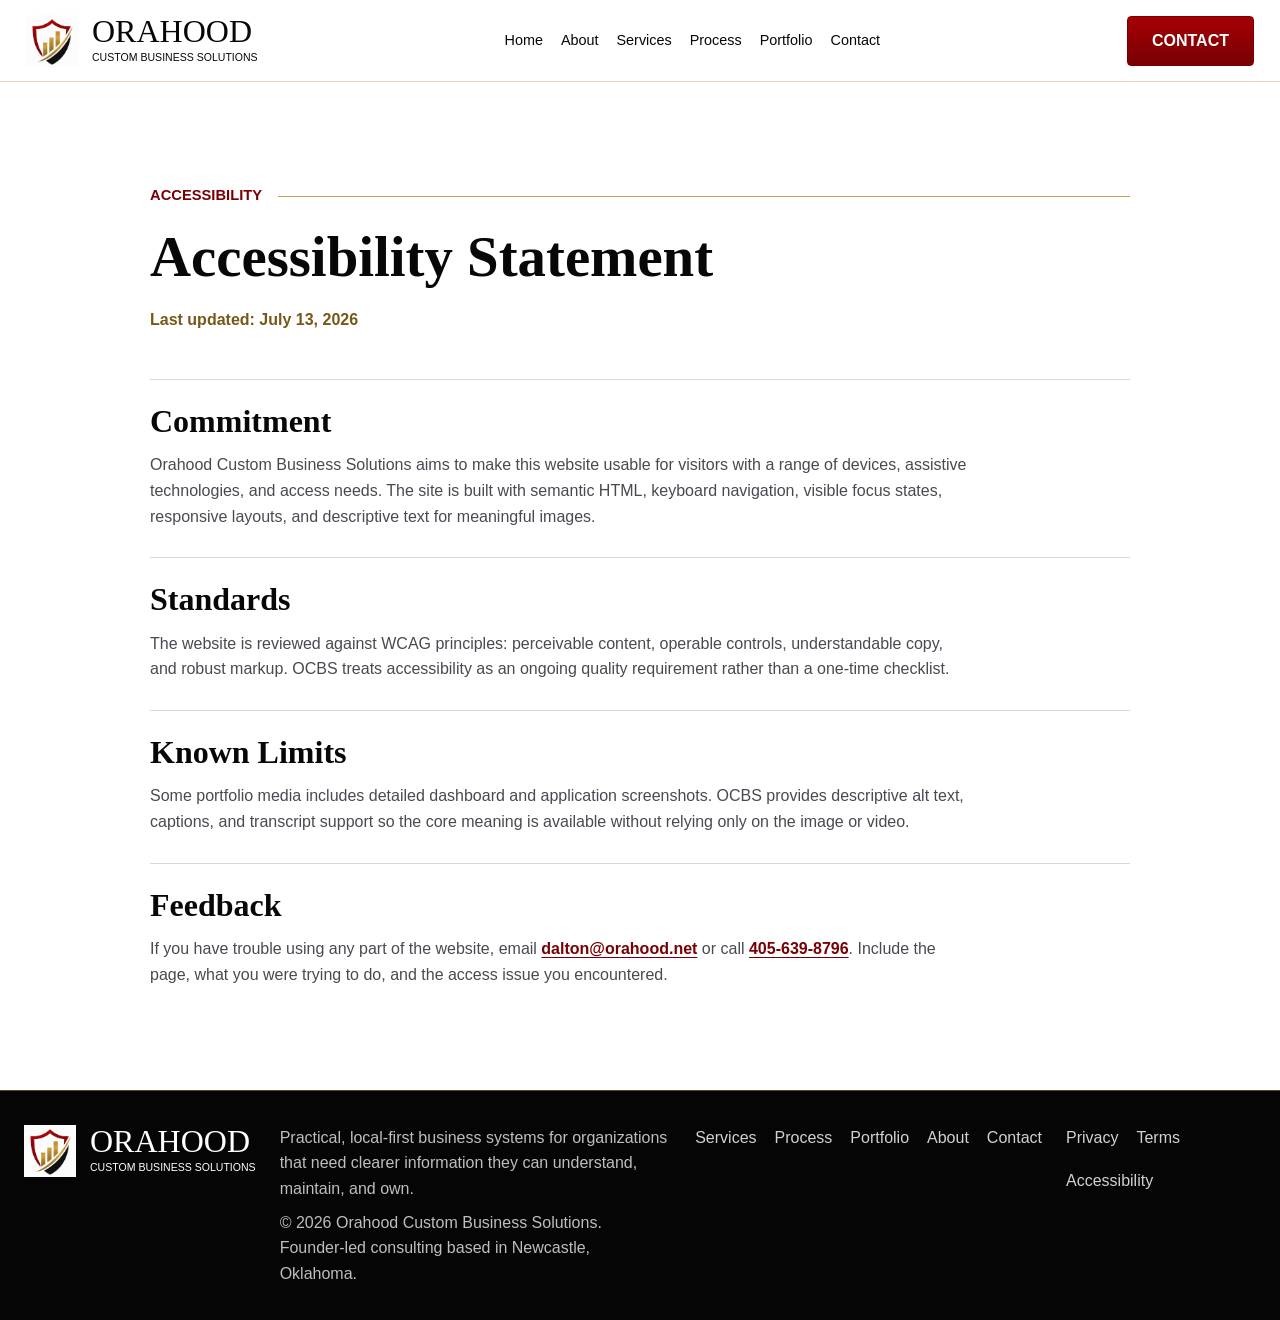
<file: accessibility.html>
<!DOCTYPE html>
<html lang="en">
  <head>
    <!-- Google tag (gtag.js) -->
    <script async src="https://www.googletagmanager.com/gtag/js?id=G-BSWL8F50F0"></script>
    <script>
      window.dataLayer = window.dataLayer || [];
      function gtag(){dataLayer.push(arguments);}
      gtag('js', new Date());

      gtag('config', 'G-BSWL8F50F0');
    </script>
    <!-- Microsoft Clarity -->
    <script type="text/javascript">
      (function(c,l,a,r,i,t,y){
          c[a]=c[a]||function(){(c[a].q=c[a].q||[]).push(arguments)};
          t=l.createElement(r);t.async=1;t.src="https://www.clarity.ms/tag/"+i;
          y=l.getElementsByTagName(r)[0];y.parentNode.insertBefore(t,y);
      })(window, document, "clarity", "script", "xm15tycycx");
    </script>
    <meta charset="utf-8">
    <meta name="viewport" content="width=device-width, initial-scale=1">
    <meta http-equiv="Content-Security-Policy" content="default-src 'self'; base-uri 'self'; object-src 'none'; script-src 'self' https://www.googletagmanager.com https://www.clarity.ms 'sha256-cpHYPZPGmISMK6CmU9kjs5+MxILZZfV61/QCoM1B9Bw=' 'sha256-DachWOae9p/rWuA9HHnBB2GF1Fl5F9bcha4+wbW97U8=' 'sha256-8V3C7sg7ZZxR3wuHJO6VIJ8xq9uNoQI+qnGS3Hl+88U='; style-src 'self'; img-src 'self' data: https:; media-src 'self'; font-src 'self'; connect-src 'self' https://formspree.io https://www.googletagmanager.com https://www.google-analytics.com https://*.google-analytics.com https://stats.g.doubleclick.net https://*.clarity.ms https://c.bing.com; form-action 'self' https://formspree.io; manifest-src 'self'; worker-src 'none'">
    <meta name="referrer" content="strict-origin-when-cross-origin">
    <title>Accessibility Statement | Orahood Custom Business Solutions</title>
    <meta name="description" content="Accessibility statement for Orahood Custom Business Solutions and how to report website access issues.">
    <meta name="theme-color" content="#a50005">
    <link rel="canonical" href="https://orahoodcbs.com/accessibility.html">
    <meta property="og:type" content="website">
    <meta property="og:title" content="Accessibility Statement | Orahood Custom Business Solutions">
    <meta property="og:description" content="Accessibility commitment and contact information for OCBS.">
    <meta property="og:url" content="https://orahoodcbs.com/accessibility.html">
    <meta property="og:image" content="https://orahoodcbs.com/assets/ocbs-social-preview.png">
    <meta name="twitter:card" content="summary_large_image">
    <meta name="twitter:title" content="Accessibility Statement | Orahood Custom Business Solutions">
    <meta name="twitter:description" content="Accessibility commitment and contact information for OCBS.">
    <meta name="twitter:image" content="https://orahoodcbs.com/assets/ocbs-social-preview.png">
    <link rel="icon" type="image/png" href="./orahood-logo.png">
    <link rel="stylesheet" href="./styles.css?v=20260714-portfolio">
  </head>
  <body data-page="accessibility">
    <a class="skip-link" href="#mainContent">Skip to main content</a>

    <header class="site-header" data-header>
      <a class="brand" href="./home.html" aria-label="Orahood Custom Business Solutions home">
        <span class="brand-mark" aria-hidden="true"></span>
        <span class="brand-text">
          <span class="brand-name">Orahood</span>
          <span class="brand-subtitle">Custom Business Solutions</span>
        </span>
      </a>
      <button class="nav-toggle" type="button" aria-label="Open navigation" aria-expanded="false" aria-controls="primaryNav">
        <span></span><span></span><span></span>
      </button>
      <nav id="primaryNav" class="primary-nav" aria-label="Primary navigation">
        <a href="./home.html">Home</a>
        <a href="./about.html">About</a>
        <a href="./services.html">Services</a>
        <a href="./process.html">Process</a>
        <a href="./portfolio.html">Portfolio</a>
        <a href="./contact.html">Contact</a>
      </nav>
      <div class="header-actions">
        <a class="header-cta" href="./contact.html"><span>Contact</span></a>
      </div>
    </header>

    <main id="mainContent">
      <section class="legal-page section-anchor" aria-labelledby="accessibilityTitle">
        <div class="section-shell legal-shell">
          <div class="section-line"><span>Accessibility</span></div>
          <h1 id="accessibilityTitle">Accessibility Statement</h1>
          <p class="legal-updated">Last updated: July 13, 2026</p>

          <div class="legal-content">
            <section aria-labelledby="accessibilityCommitment">
              <h2 id="accessibilityCommitment">Commitment</h2>
              <p>Orahood Custom Business Solutions aims to make this website usable for visitors with a range of devices, assistive technologies, and access needs. The site is built with semantic HTML, keyboard navigation, visible focus states, responsive layouts, and descriptive text for meaningful images.</p>
            </section>

            <section aria-labelledby="accessibilityStandards">
              <h2 id="accessibilityStandards">Standards</h2>
              <p>The website is reviewed against WCAG principles: perceivable content, operable controls, understandable copy, and robust markup. OCBS treats accessibility as an ongoing quality requirement rather than a one-time checklist.</p>
            </section>

            <section aria-labelledby="accessibilityKnown">
              <h2 id="accessibilityKnown">Known Limits</h2>
              <p>Some portfolio media includes detailed dashboard and application screenshots. OCBS provides descriptive alt text, captions, and transcript support so the core meaning is available without relying only on the image or video.</p>
            </section>

            <section aria-labelledby="accessibilityFeedback">
              <h2 id="accessibilityFeedback">Feedback</h2>
              <p>If you have trouble using any part of the website, email <a href="mailto:dalton@orahood.net">dalton@orahood.net</a> or call <a href="tel:+14056398796">405&#8209;639&#8209;8796</a>. Include the page, what you were trying to do, and the access issue you encountered.</p>
            </section>
          </div>
        </div>
      </section>
    </main>

    <footer class="site-footer">
      <div class="section-shell footer-shell">
        <a class="brand footer-brand" href="./home.html">
          <span class="brand-mark" aria-hidden="true"></span>
          <span class="brand-text">
            <span class="brand-name">Orahood</span>
            <span class="brand-subtitle">Custom Business Solutions</span>
          </span>
        </a>
        <div class="footer-summary">
          <p>Practical, local-first business systems for organizations that need clearer information they can understand, maintain, and own.</p>
          <p class="copyright">&copy; <span data-current-year></span> Orahood Custom Business Solutions. Founder-led consulting based in Newcastle, Oklahoma.</p>
        </div>
        <nav class="footer-links" aria-label="Footer navigation">
          <a href="./services.html">Services</a>
          <a href="./process.html">Process</a>
          <a href="./portfolio.html">Portfolio</a>
          <a href="./about.html">About</a>
          <a href="./contact.html">Contact</a>
        </nav>
        <nav class="footer-legal" aria-label="Legal and trust links">
          <a href="./privacy.html">Privacy</a>
          <a href="./terms.html">Terms</a>
          <a href="./accessibility.html" aria-current="page">Accessibility</a>
        </nav>
      </div>
    </footer>

    <script src="./script.js?v=20260713-social-links" defer></script>
  </body>
</html>
</file>
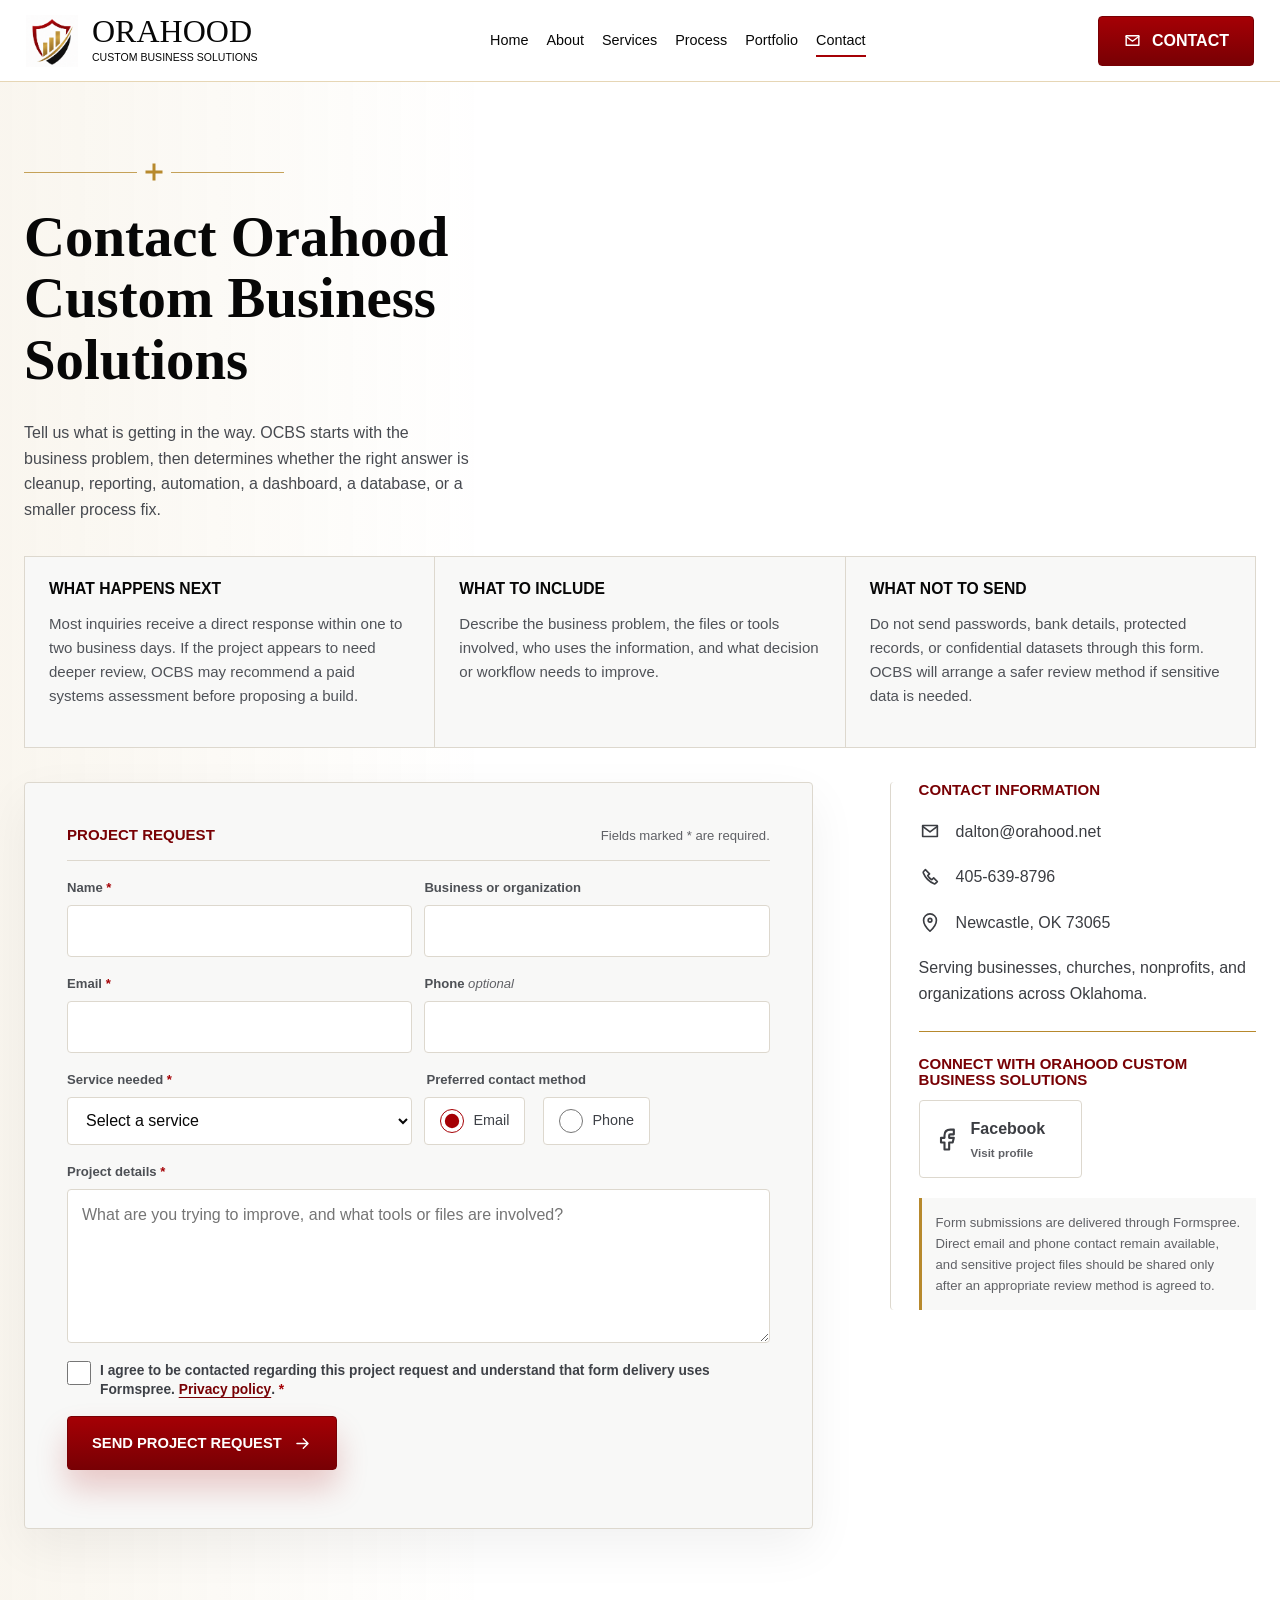
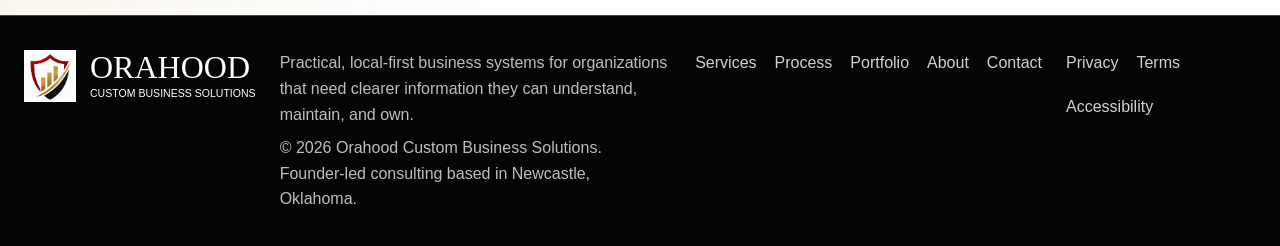
<file: contact.html>
<!DOCTYPE html>
<html lang="en">
  <head>
    <!-- Google tag (gtag.js) -->
    <script async src="https://www.googletagmanager.com/gtag/js?id=G-BSWL8F50F0"></script>
    <script>
      window.dataLayer = window.dataLayer || [];
      function gtag(){dataLayer.push(arguments);}
      gtag('js', new Date());

      gtag('config', 'G-BSWL8F50F0');
    </script>
    <!-- Microsoft Clarity -->
    <script type="text/javascript">
      (function(c,l,a,r,i,t,y){
          c[a]=c[a]||function(){(c[a].q=c[a].q||[]).push(arguments)};
          t=l.createElement(r);t.async=1;t.src="https://www.clarity.ms/tag/"+i;
          y=l.getElementsByTagName(r)[0];y.parentNode.insertBefore(t,y);
      })(window, document, "clarity", "script", "xm15tycycx");
    </script>
    <meta charset="utf-8">
    <meta name="viewport" content="width=device-width, initial-scale=1">
    <meta http-equiv="Content-Security-Policy" content="default-src 'self'; base-uri 'self'; object-src 'none'; script-src 'self' https://www.googletagmanager.com https://www.clarity.ms 'sha256-cpHYPZPGmISMK6CmU9kjs5+MxILZZfV61/QCoM1B9Bw=' 'sha256-DachWOae9p/rWuA9HHnBB2GF1Fl5F9bcha4+wbW97U8=' 'sha256-8V3C7sg7ZZxR3wuHJO6VIJ8xq9uNoQI+qnGS3Hl+88U='; style-src 'self'; img-src 'self' data: https:; media-src 'self'; font-src 'self'; connect-src 'self' https://formspree.io https://www.googletagmanager.com https://www.google-analytics.com https://*.google-analytics.com https://stats.g.doubleclick.net https://*.clarity.ms https://c.bing.com; form-action 'self' https://formspree.io; manifest-src 'self'; worker-src 'none'">
    <meta name="referrer" content="strict-origin-when-cross-origin">
    <title>Contact | Orahood Custom Business Solutions</title>
    <meta name="description" content="Contact Orahood Custom Business Solutions for data cleanup, dashboards, analytics, automation, reporting, database, and consulting projects.">
    <meta name="theme-color" content="#a50005">
    <link rel="canonical" href="https://orahoodcbs.com/contact.html">
    <meta property="og:type" content="website">
    <meta property="og:title" content="Contact | Orahood Custom Business Solutions">
    <meta property="og:description" content="Start a practical reporting, automation, analytics, or database project with Orahood Custom Business Solutions.">
    <meta property="og:url" content="https://orahoodcbs.com/contact.html">
    <meta property="og:image" content="https://orahoodcbs.com/assets/ocbs-social-preview.png">
    <meta name="twitter:card" content="summary_large_image">
    <meta name="twitter:title" content="Contact | Orahood Custom Business Solutions">
    <meta name="twitter:description" content="Start a practical reporting, automation, analytics, or database project with Orahood Custom Business Solutions.">
    <meta name="twitter:image" content="https://orahoodcbs.com/assets/ocbs-social-preview.png">
    <link rel="icon" type="image/png" href="./orahood-logo.png">
    <link rel="stylesheet" href="./styles.css?v=20260714-portfolio">
  </head>
  <body data-page="contact">
    <a class="skip-link" href="#mainContent">Skip to main content</a>

    <svg class="icon-sprite" aria-hidden="true">
      <symbol id="icon-file" viewBox="0 0 24 24">
        <path d="M6 3h8l4 4v14H6V3Z"/><path d="M14 3v5h4M9 13h6M9 17h6"/>
      </symbol>
      <symbol id="icon-mail" viewBox="0 0 24 24">
        <path d="M4 6h16v12H4V6Z"/><path d="m4 7 8 6 8-6"/>
      </symbol>
      <symbol id="icon-phone" viewBox="0 0 24 24">
        <path d="M7 4 5 6c-.4.4-.5 1-.3 1.5 2.1 5.1 6.7 9.7 11.8 11.8.5.2 1.1.1 1.5-.3l2-2-4-4-2 2c-1.8-.9-3.6-2.7-4.5-4.5l2-2-4-4Z"/>
      </symbol>
      <symbol id="icon-map" viewBox="0 0 24 24">
        <path d="M12 21s7-6.3 7-12A7 7 0 0 0 5 9c0 5.7 7 12 7 12Z"/><circle cx="12" cy="9" r="2"/>
      </symbol>
      <symbol id="icon-arrow" viewBox="0 0 24 24">
        <path d="M5 12h13M13 6l6 6-6 6"/>
      </symbol>
      <symbol id="icon-users" viewBox="0 0 24 24">
        <path d="M9 12a4 4 0 1 0 0-8 4 4 0 0 0 0 8ZM3 21a6 6 0 0 1 12 0"/><path d="M17 11a3 3 0 1 0 0-6M16 15a5 5 0 0 1 5 5"/>
      </symbol>
      <symbol id="icon-chart" viewBox="0 0 24 24">
        <path d="M4 19V5M4 19h16"/><path d="m7 15 4-5 4 3 5-8"/>
      </symbol>
      <symbol id="icon-analytics" viewBox="0 0 24 24">
        <circle cx="10" cy="10" r="5"/><path d="m14 14 6 6M7.5 10h5M10 7.5v5"/>
      </symbol>
      <symbol id="icon-grid" viewBox="0 0 24 24">
        <path d="M4 4h7v7H4V4ZM13 4h7v7h-7V4ZM4 13h7v7H4v-7ZM13 13h7v7h-7v-7Z"/>
      </symbol>
      <symbol id="icon-gear" viewBox="0 0 24 24">
        <path d="M12 8a4 4 0 1 0 0 8 4 4 0 0 0 0-8Z"/><path d="M4 13v-2l3-.6.6-1.4-1.7-2.6 1.5-1.5L10 6.6l1.4-.6L12 3h2l.6 3 1.4.6 2.6-1.7 1.5 1.5L18.4 9l.6 1.4 3 .6v2l-3 .6-.6 1.4 1.7 2.6-1.5 1.5L16 17.4l-1.4.6-.6 3h-2l-.6-3-1.4-.6-2.6 1.7-1.5-1.5L7.6 15 7 13.6 4 13Z"/>
      </symbol>
      <symbol id="icon-facebook" viewBox="0 0 24 24">
        <path d="M14 8h3V4h-3c-3.3 0-5 2-5 5v2H6v4h3v6h4v-6h3l1-4h-4V9c0-.7.3-1 1-1Z"/>
      </symbol>
      <symbol id="icon-linkedin" viewBox="0 0 24 24">
        <path d="M5 9v10M5 5.5v.1M10 19v-6c0-2 1.3-4 4-4s4 1.8 4 4v6M10 10v9"/>
      </symbol>
      <symbol id="icon-youtube" viewBox="0 0 24 24">
        <path d="M22 12s0-3.4-.4-5a2.8 2.8 0 0 0-2-2C17.8 4.5 12 4.5 12 4.5s-5.8 0-7.6.5a2.8 2.8 0 0 0-2 2C2 8.6 2 12 2 12s0 3.4.4 5a2.8 2.8 0 0 0 2 2c1.8.5 7.6.5 7.6.5s5.8 0 7.6-.5a2.8 2.8 0 0 0 2-2c.4-1.6.4-5 .4-5Z"/><path d="m10 15 5-3-5-3v6Z"/>
      </symbol>
    </svg>

    <header class="site-header" data-header>
      <a class="brand" href="./home.html" aria-label="Orahood Custom Business Solutions home">
        <span class="brand-mark" aria-hidden="true"></span>
        <span class="brand-text">
          <span class="brand-name">Orahood</span>
          <span class="brand-subtitle">Custom Business Solutions</span>
        </span>
      </a>
      <button class="nav-toggle" type="button" aria-label="Open navigation" aria-expanded="false" aria-controls="primaryNav">
        <span></span><span></span><span></span>
      </button>
      <nav id="primaryNav" class="primary-nav" aria-label="Primary navigation">
        <a href="./home.html">Home</a>
        <a href="./about.html">About</a>
        <a href="./services.html">Services</a>
        <a href="./process.html">Process</a>
        <a href="./portfolio.html">Portfolio</a>
        <a href="./contact.html" aria-current="page">Contact</a>
      </nav>
      <div class="header-actions">
        <a class="header-cta" href="./contact.html" aria-current="page">
          <svg aria-hidden="true"><use href="#icon-mail"></use></svg>
          <span>Contact</span>
        </a>
      </div>
    </header>

    <main id="mainContent">
      <section id="contact" class="contact section-anchor">
        <div class="section-shell contact-shell">
          <div class="contact-heading">
            <div class="cross-rule" aria-hidden="true"><span></span></div>
            <h1>Contact Orahood Custom Business Solutions</h1>
            <p>Tell us what is getting in the way. OCBS starts with the business problem, then determines whether the right answer is cleanup, reporting, automation, a dashboard, a database, or a smaller process fix.</p>
          </div>

          <div class="contact-expectations" role="group" aria-label="What to expect after contacting OCBS">
            <article>
              <h2>What happens next</h2>
              <p>Most inquiries receive a direct response within one to two business days. If the project appears to need deeper review, OCBS may recommend a paid systems assessment before proposing a build.</p>
            </article>
            <article>
              <h2>What to include</h2>
              <p>Describe the business problem, the files or tools involved, who uses the information, and what decision or workflow needs to improve.</p>
            </article>
            <article>
              <h2>What not to send</h2>
              <p>Do not send passwords, bank details, protected records, or confidential datasets through this form. OCBS will arrange a safer review method if sensitive data is needed.</p>
            </article>
          </div>

          <div class="contact-grid project-contact-grid">
            <form id="contactForm" class="form-panel project-form" novalidate>
              <div class="form-intro">
                <h2>Project request</h2>
                <p>Fields marked <span aria-hidden="true">*</span> are required.</p>
              </div>

              <div class="field-row">
                <label>
                  <span>Name <b aria-hidden="true">*</b></span>
                  <input id="contactName" name="name" type="text" autocomplete="name" required aria-describedby="contactNameError">
                  <small class="field-error" id="contactNameError"></small>
                </label>
                <label>
                  <span>Business or organization</span>
                  <input id="contactBusiness" name="business" type="text" autocomplete="organization">
                </label>
              </div>

              <div class="field-row">
                <label>
                  <span>Email <b aria-hidden="true">*</b></span>
                  <input id="contactEmail" name="email" type="email" autocomplete="email" inputmode="email" required aria-describedby="contactEmailError">
                  <small class="field-error" id="contactEmailError"></small>
                </label>
                <label>
                  <span>Phone <em>optional</em></span>
                  <input id="contactPhone" name="phone" type="tel" autocomplete="tel" inputmode="tel">
                </label>
              </div>

              <div class="field-row">
                <label>
                  <span>Service needed <b aria-hidden="true">*</b></span>
                  <select id="contactService" name="service" required aria-describedby="contactServiceError">
                    <option value="">Select a service</option>
                    <option>Systems Assessment</option>
                    <option>Assess and Clean Data</option>
                    <option>Build the Source of Truth</option>
                    <option>Create Workflow Tools</option>
                    <option>Report Decisions</option>
                    <option>Automate Routine Work</option>
                    <option>Support and Maintain</option>
                    <option>Other</option>
                  </select>
                  <small class="field-error" id="contactServiceError"></small>
                </label>
                <fieldset class="contact-preference">
                  <legend>Preferred contact method</legend>
                  <label><input type="radio" name="preferred_contact" value="Email" checked> Email</label>
                  <label><input type="radio" name="preferred_contact" value="Phone"> Phone</label>
                </fieldset>
              </div>

              <label>
                <span>Project details <b aria-hidden="true">*</b></span>
                <textarea id="contactDetails" name="details" rows="5" required aria-describedby="contactDetailsError" placeholder="What are you trying to improve, and what tools or files are involved?"></textarea>
                <small class="field-error" id="contactDetailsError"></small>
              </label>

              <div class="honeypot" aria-hidden="true" hidden>
                <label for="contactWebsite">Website</label>
                <input id="contactWebsite" name="website" type="text" tabindex="-1" autocomplete="new-password" inputmode="none">
              </div>

              <label class="consent-row">
                <input id="contactConsent" name="consent" type="checkbox" required aria-describedby="contactConsentError">
                <span>I agree to be contacted regarding this project request and understand that form delivery uses Formspree. <a href="./privacy.html">Privacy policy</a>. <b aria-hidden="true">*</b></span>
              </label>
              <small class="field-error consent-error" id="contactConsentError"></small>

              <button class="button button-primary form-submit" type="submit">
                <span class="submit-label">Send project request</span>
                <span class="submit-loading" hidden>Sending...</span>
                <svg aria-hidden="true"><use href="#icon-arrow"></use></svg>
              </button>
              <p id="contactFormStatus" class="form-status" role="status" aria-live="polite"></p>
            </form>

            <aside class="contact-info">
              <h3>Contact information</h3>
              <a href="mailto:dalton@orahood.net">
                <svg aria-hidden="true"><use href="#icon-mail"></use></svg>
                <span>dalton@orahood.net</span>
              </a>
              <a href="tel:+14056398796">
                <svg aria-hidden="true"><use href="#icon-phone"></use></svg>
                <span>405&#8209;639&#8209;8796</span>
              </a>
              <span>
                <svg aria-hidden="true"><use href="#icon-map"></use></svg>
                <span>Newcastle, OK 73065</span>
              </span>
              <span class="statewide">Serving businesses, churches, nonprofits, and organizations across Oklahoma.</span>
              <div class="social-connect">
                <h3>Connect with Orahood Custom Business Solutions</h3>
                <div id="socialLinks" class="social-links"></div>
              </div>
              <p class="delivery-note">Form submissions are delivered through Formspree. Direct email and phone contact remain available, and sensitive project files should be shared only after an appropriate review method is agreed to.</p>
            </aside>
          </div>
        </div>
      </section>
    </main>

    <footer class="site-footer">
      <div class="section-shell footer-shell">
        <a class="brand footer-brand" href="./home.html">
          <span class="brand-mark" aria-hidden="true"></span>
          <span class="brand-text">
            <span class="brand-name">Orahood</span>
            <span class="brand-subtitle">Custom Business Solutions</span>
          </span>
        </a>
        <div class="footer-summary">
          <p>Practical, local-first business systems for organizations that need clearer information they can understand, maintain, and own.</p>
          <p class="copyright">&copy; <span data-current-year></span> Orahood Custom Business Solutions. Founder-led consulting based in Newcastle, Oklahoma.</p>
        </div>
        <nav class="footer-links" aria-label="Footer navigation">
          <a href="./services.html">Services</a>
          <a href="./process.html">Process</a>
          <a href="./portfolio.html">Portfolio</a>
          <a href="./about.html">About</a>
          <a href="./contact.html">Contact</a>
        </nav>
        <nav class="footer-legal" aria-label="Legal and trust links">
          <a href="./privacy.html">Privacy</a>
          <a href="./terms.html">Terms</a>
          <a href="./accessibility.html">Accessibility</a>
        </nav>
      </div>
    </footer>

    <script src="./script.js?v=20260713-social-links" defer></script>
  </body>
</html>
</file>
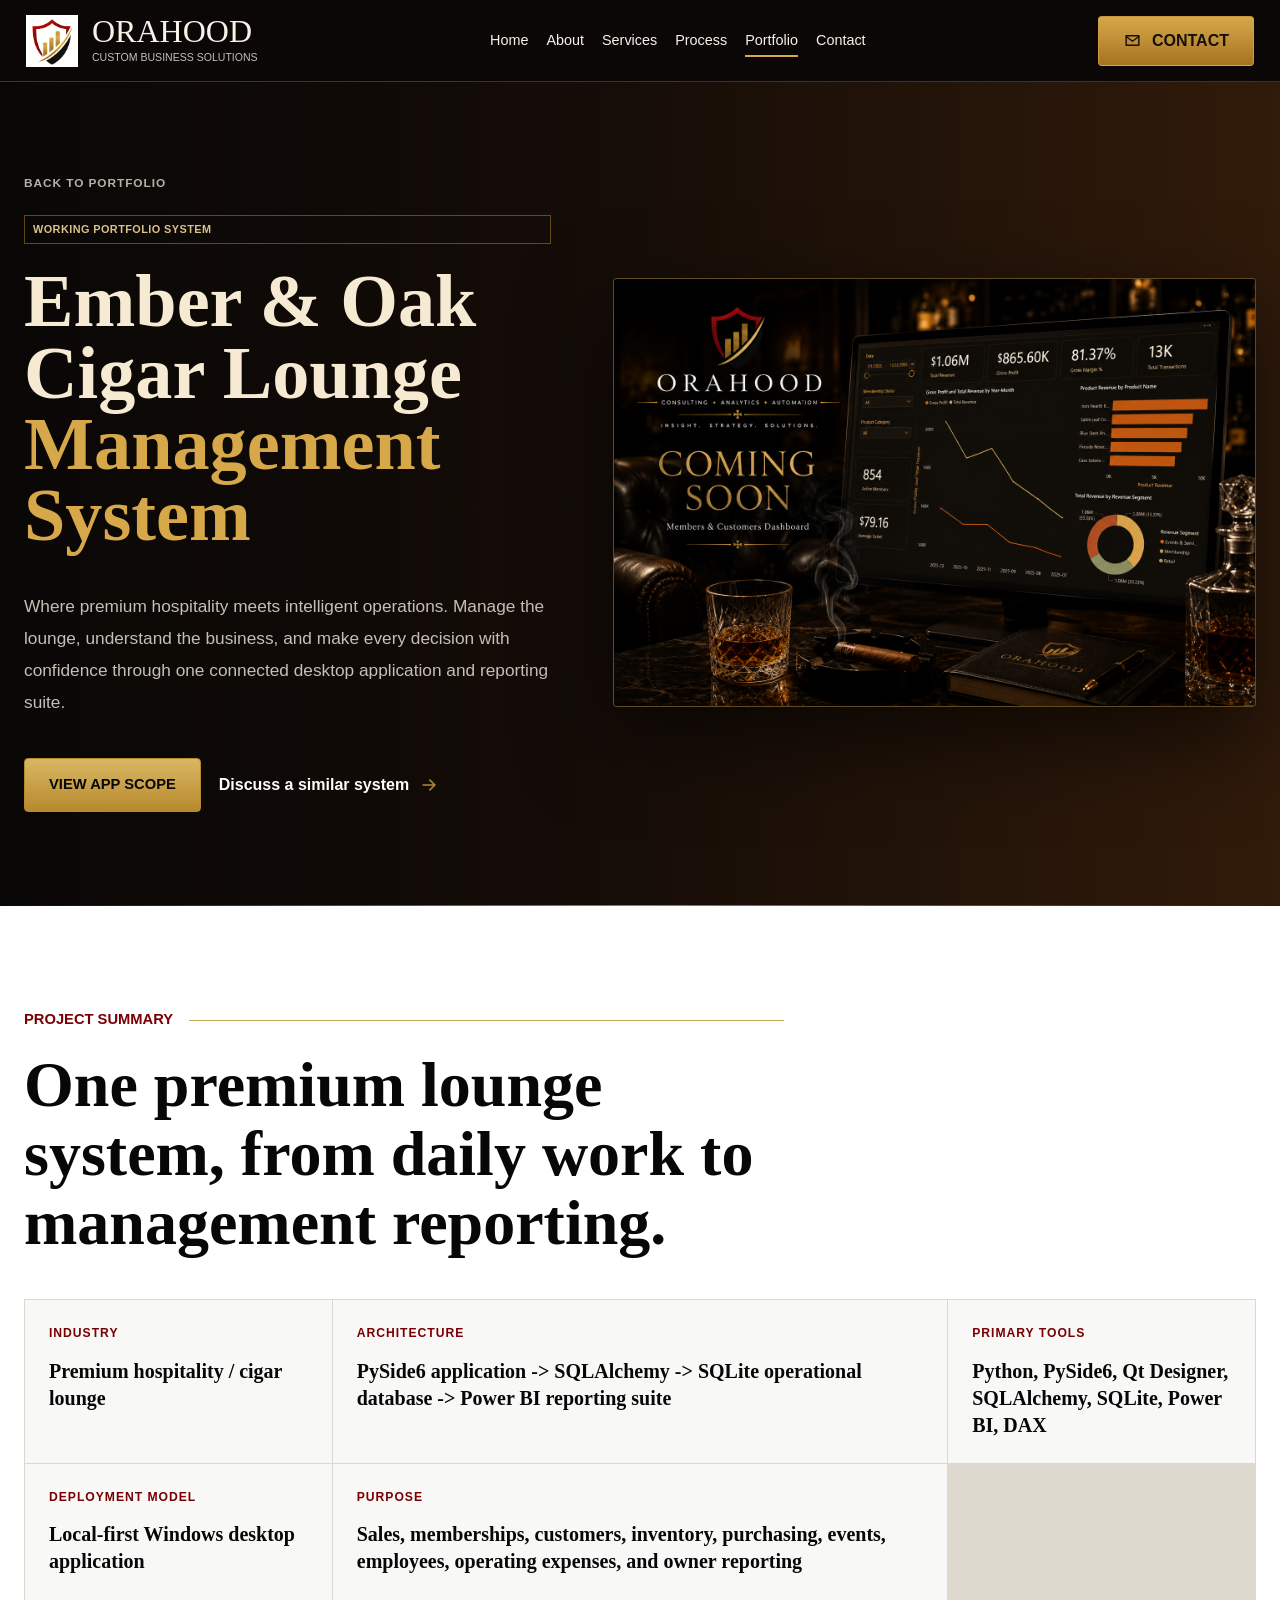
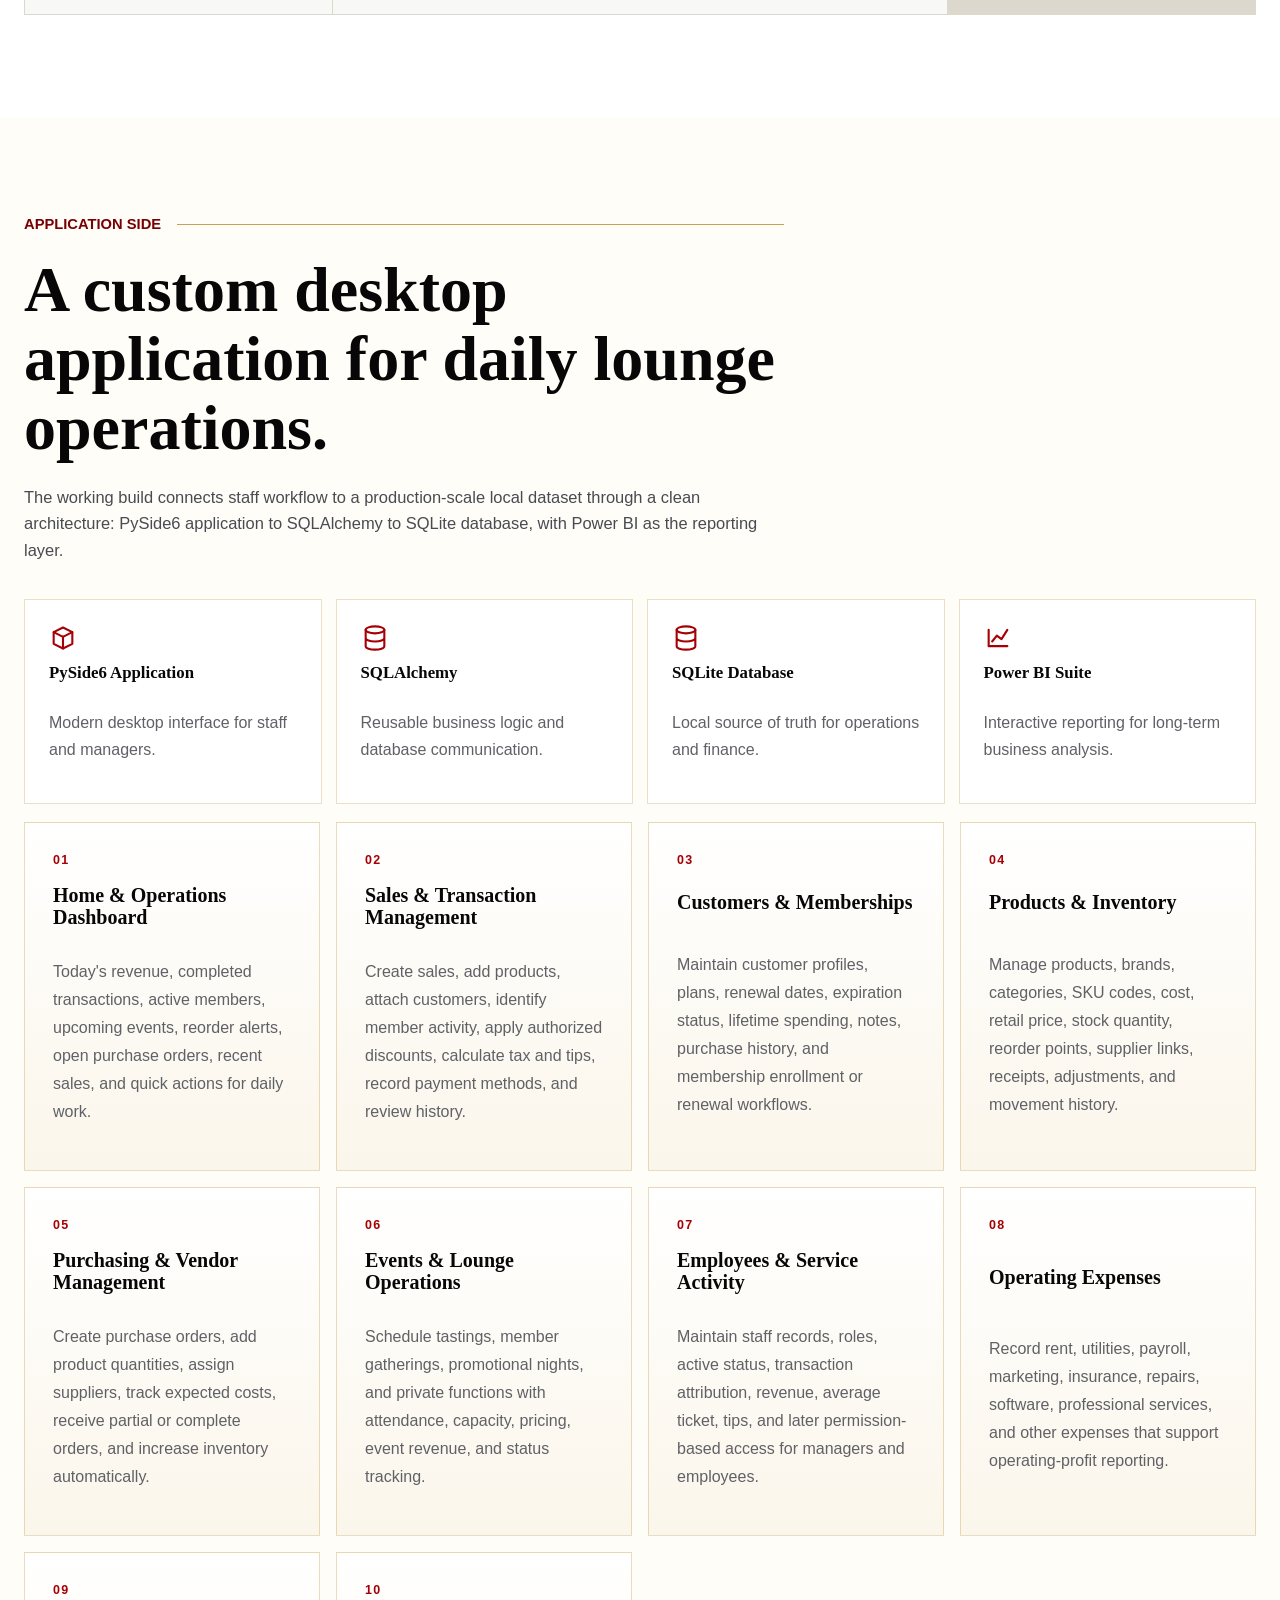
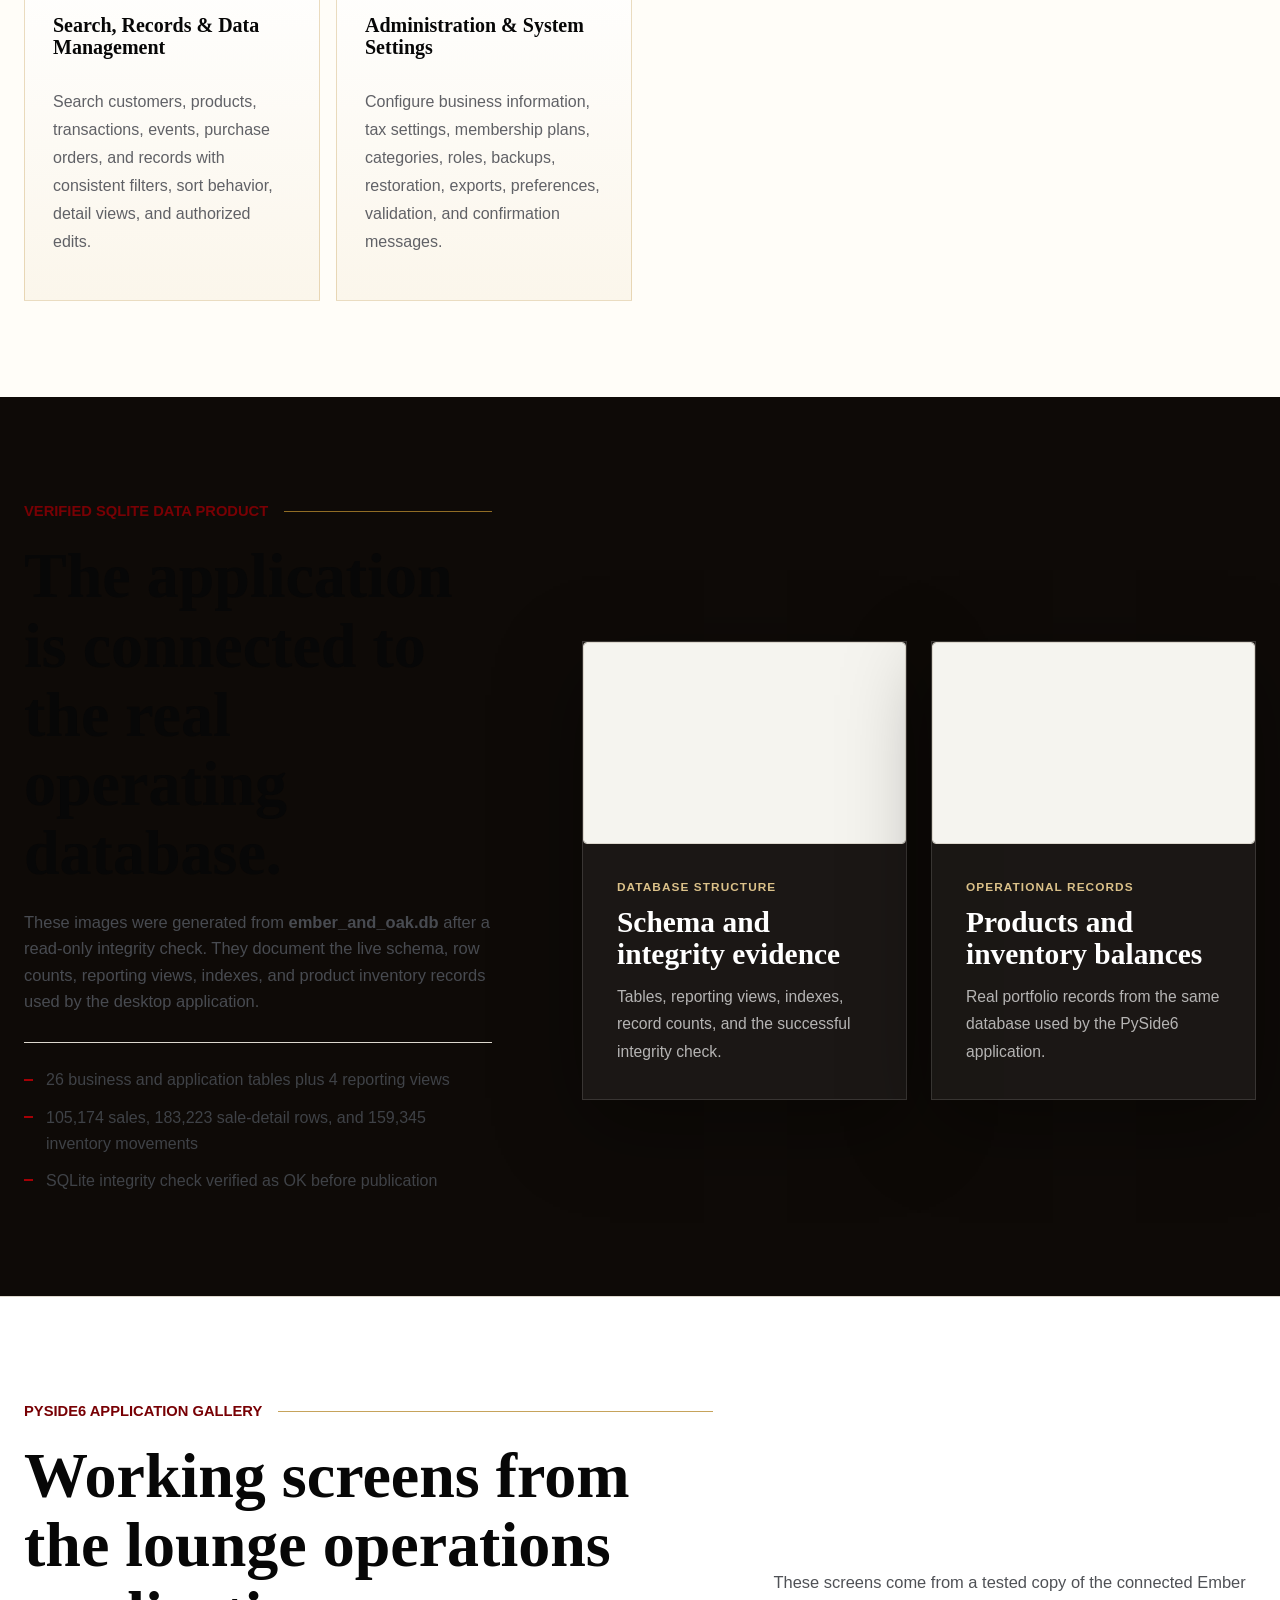
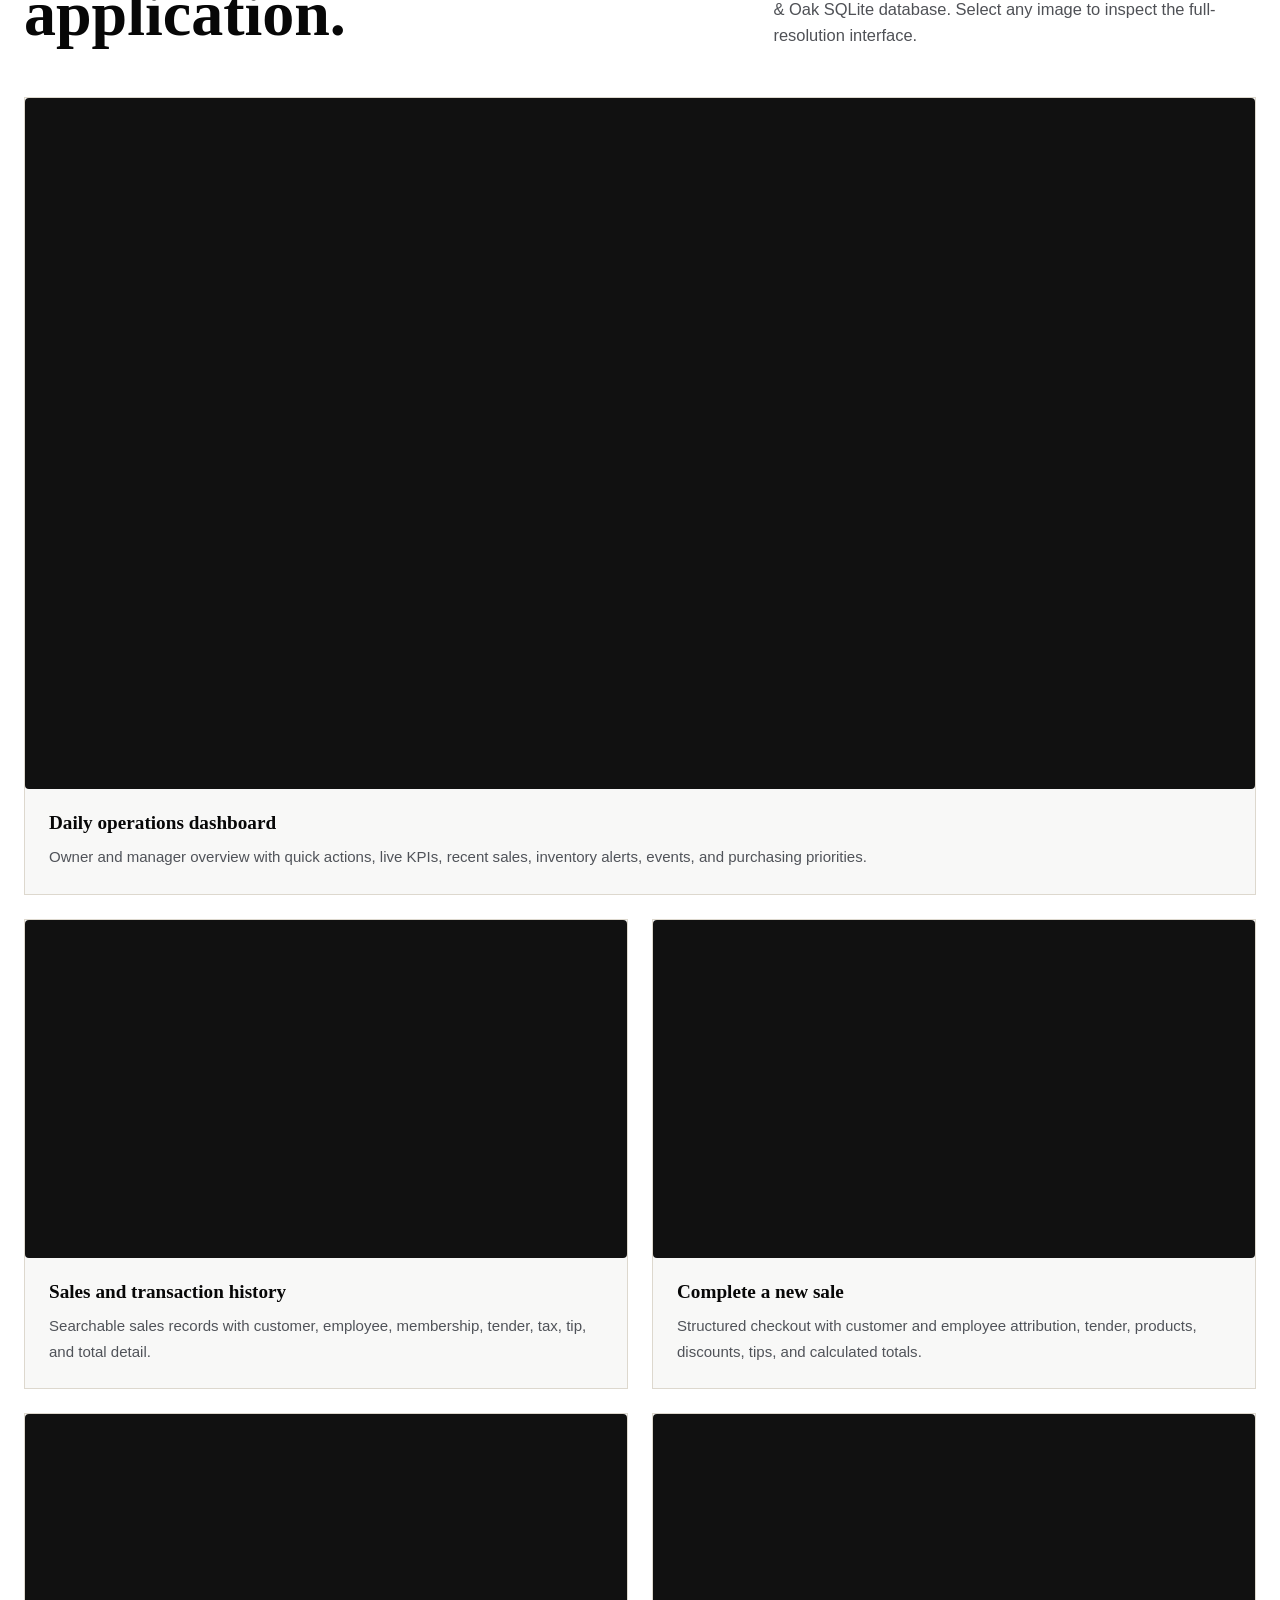
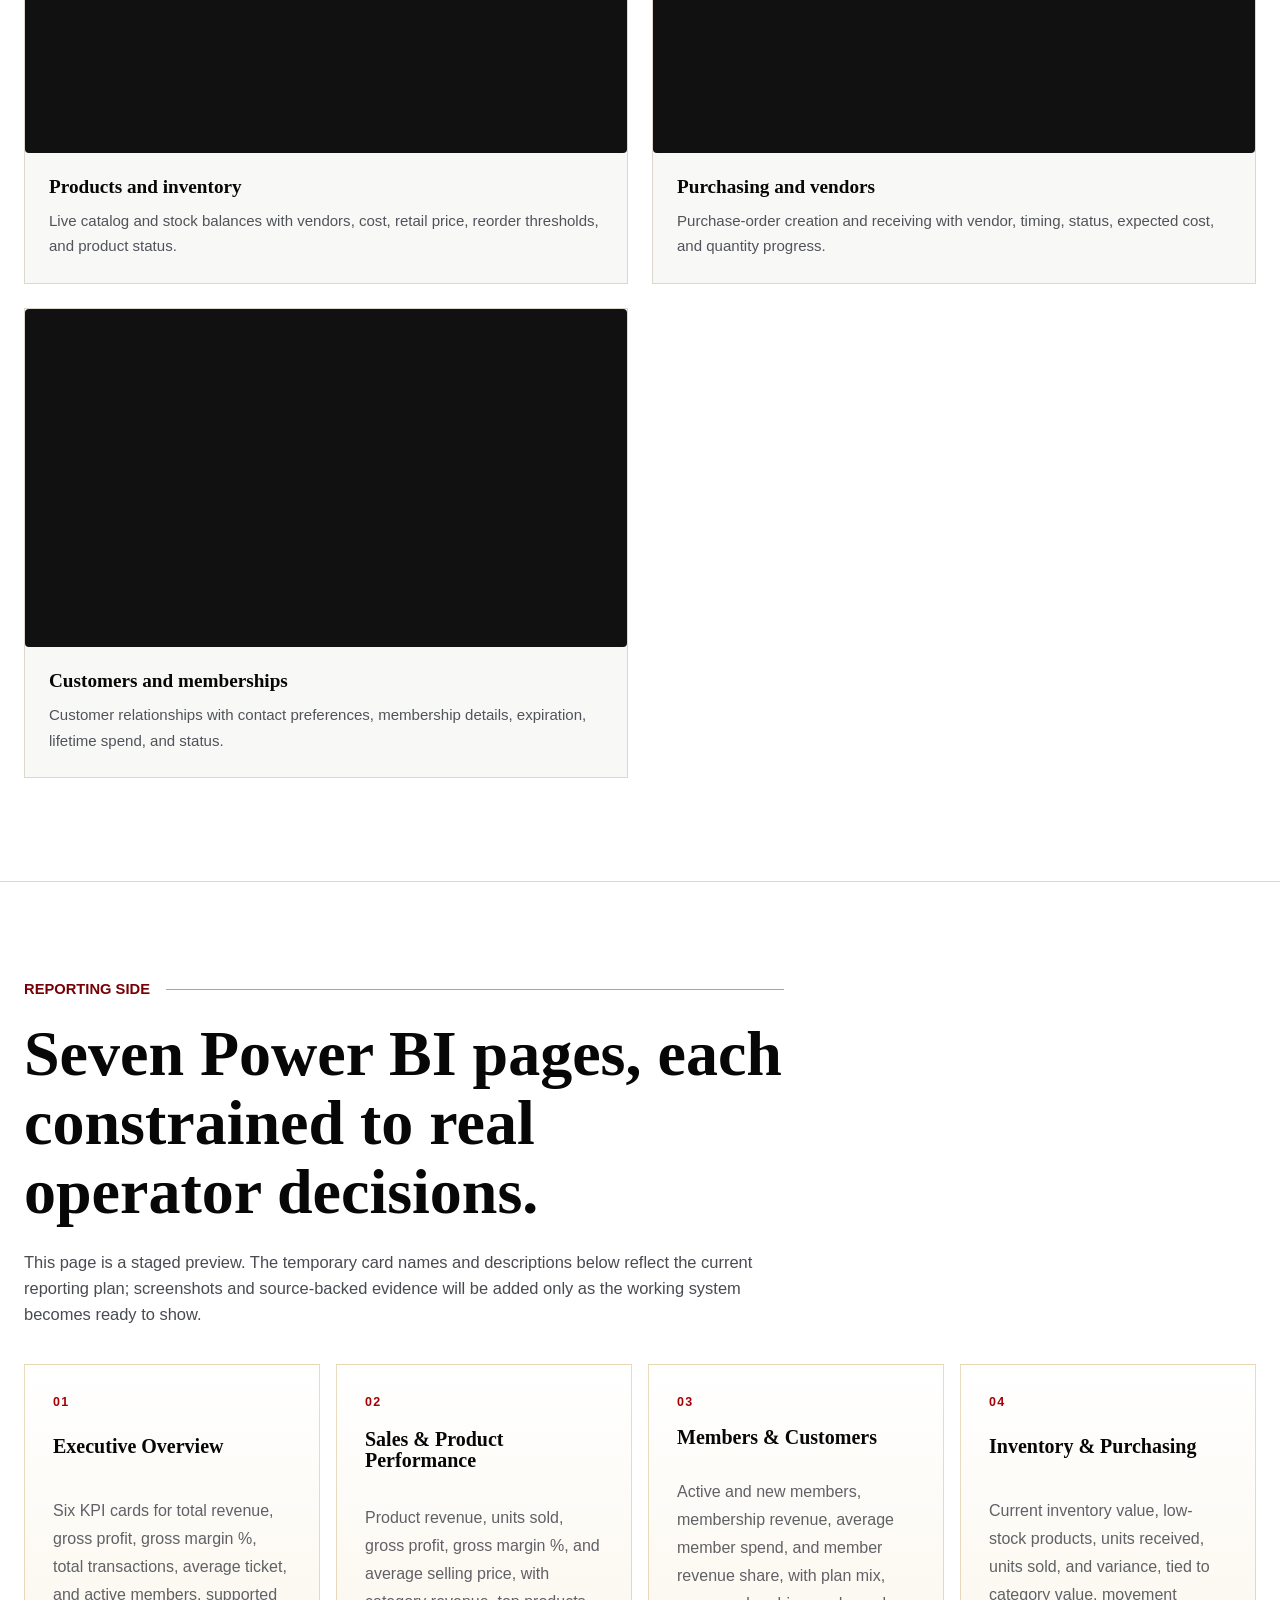
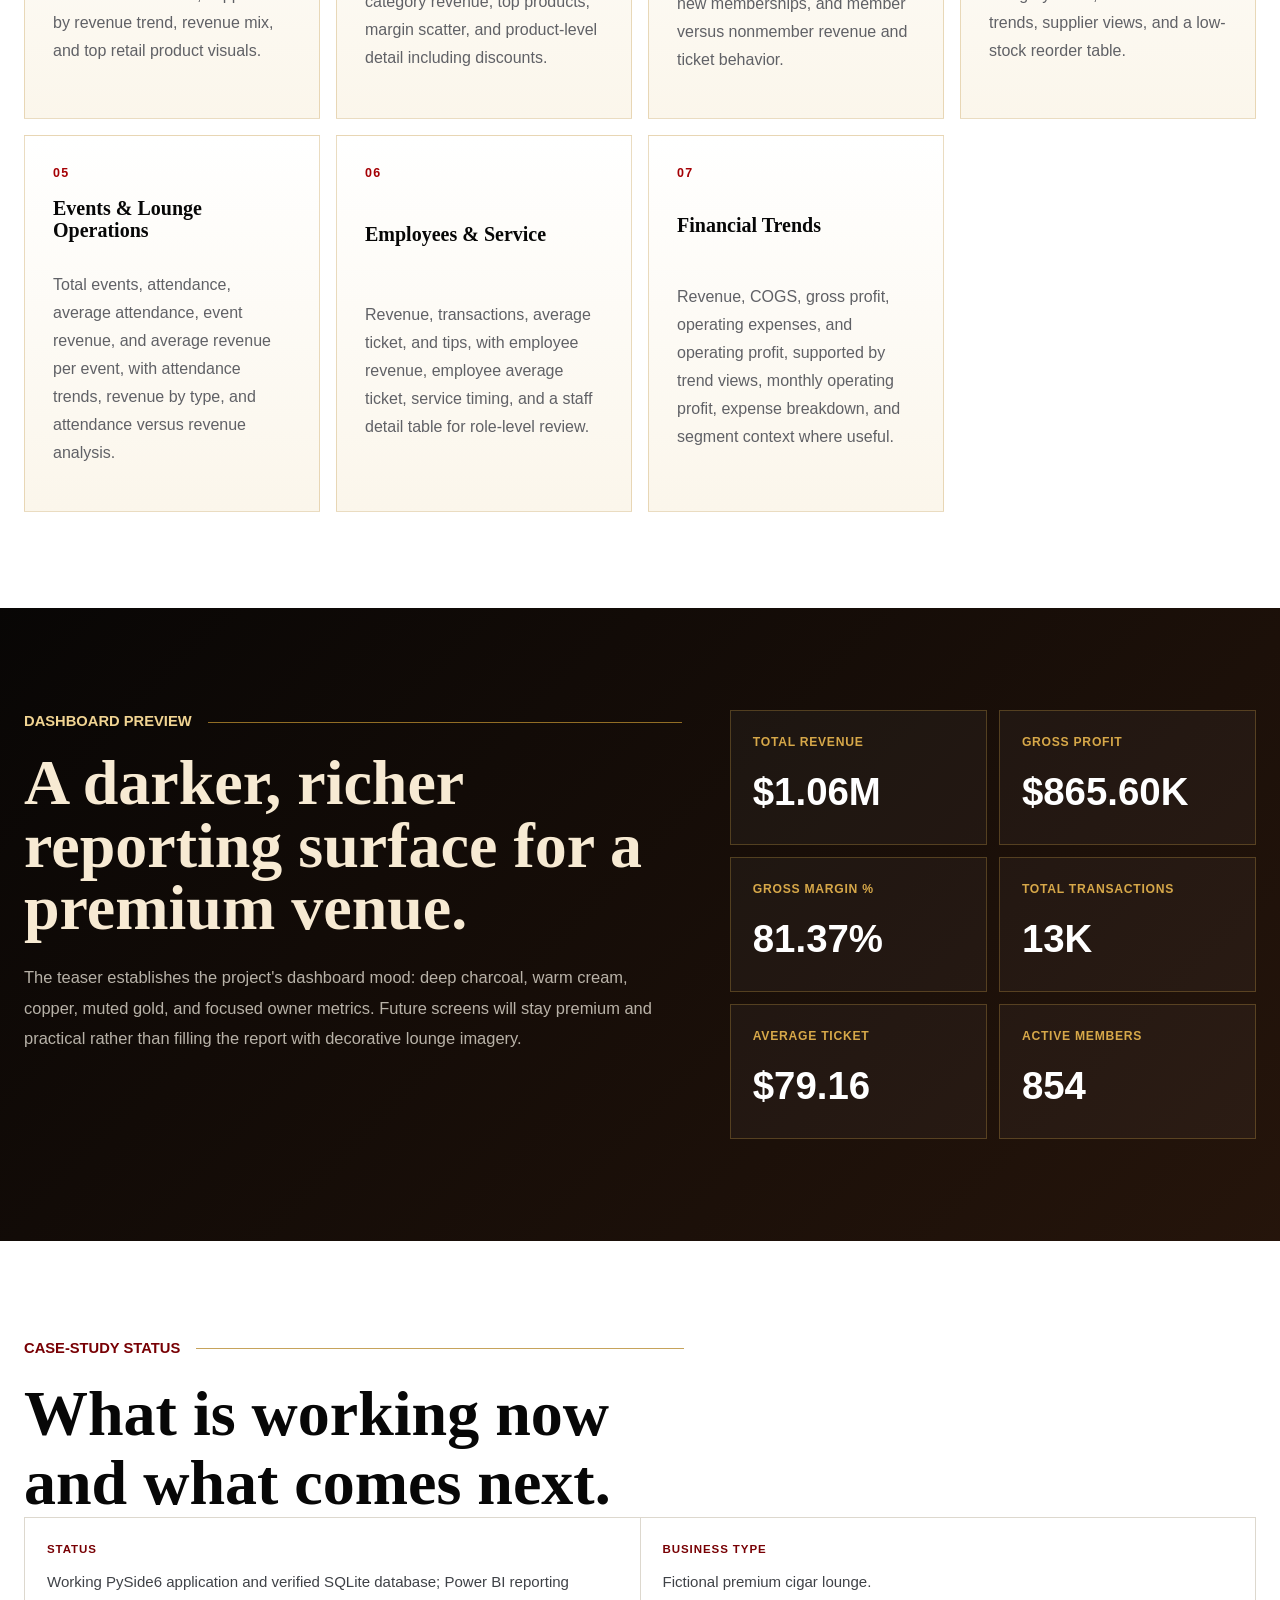
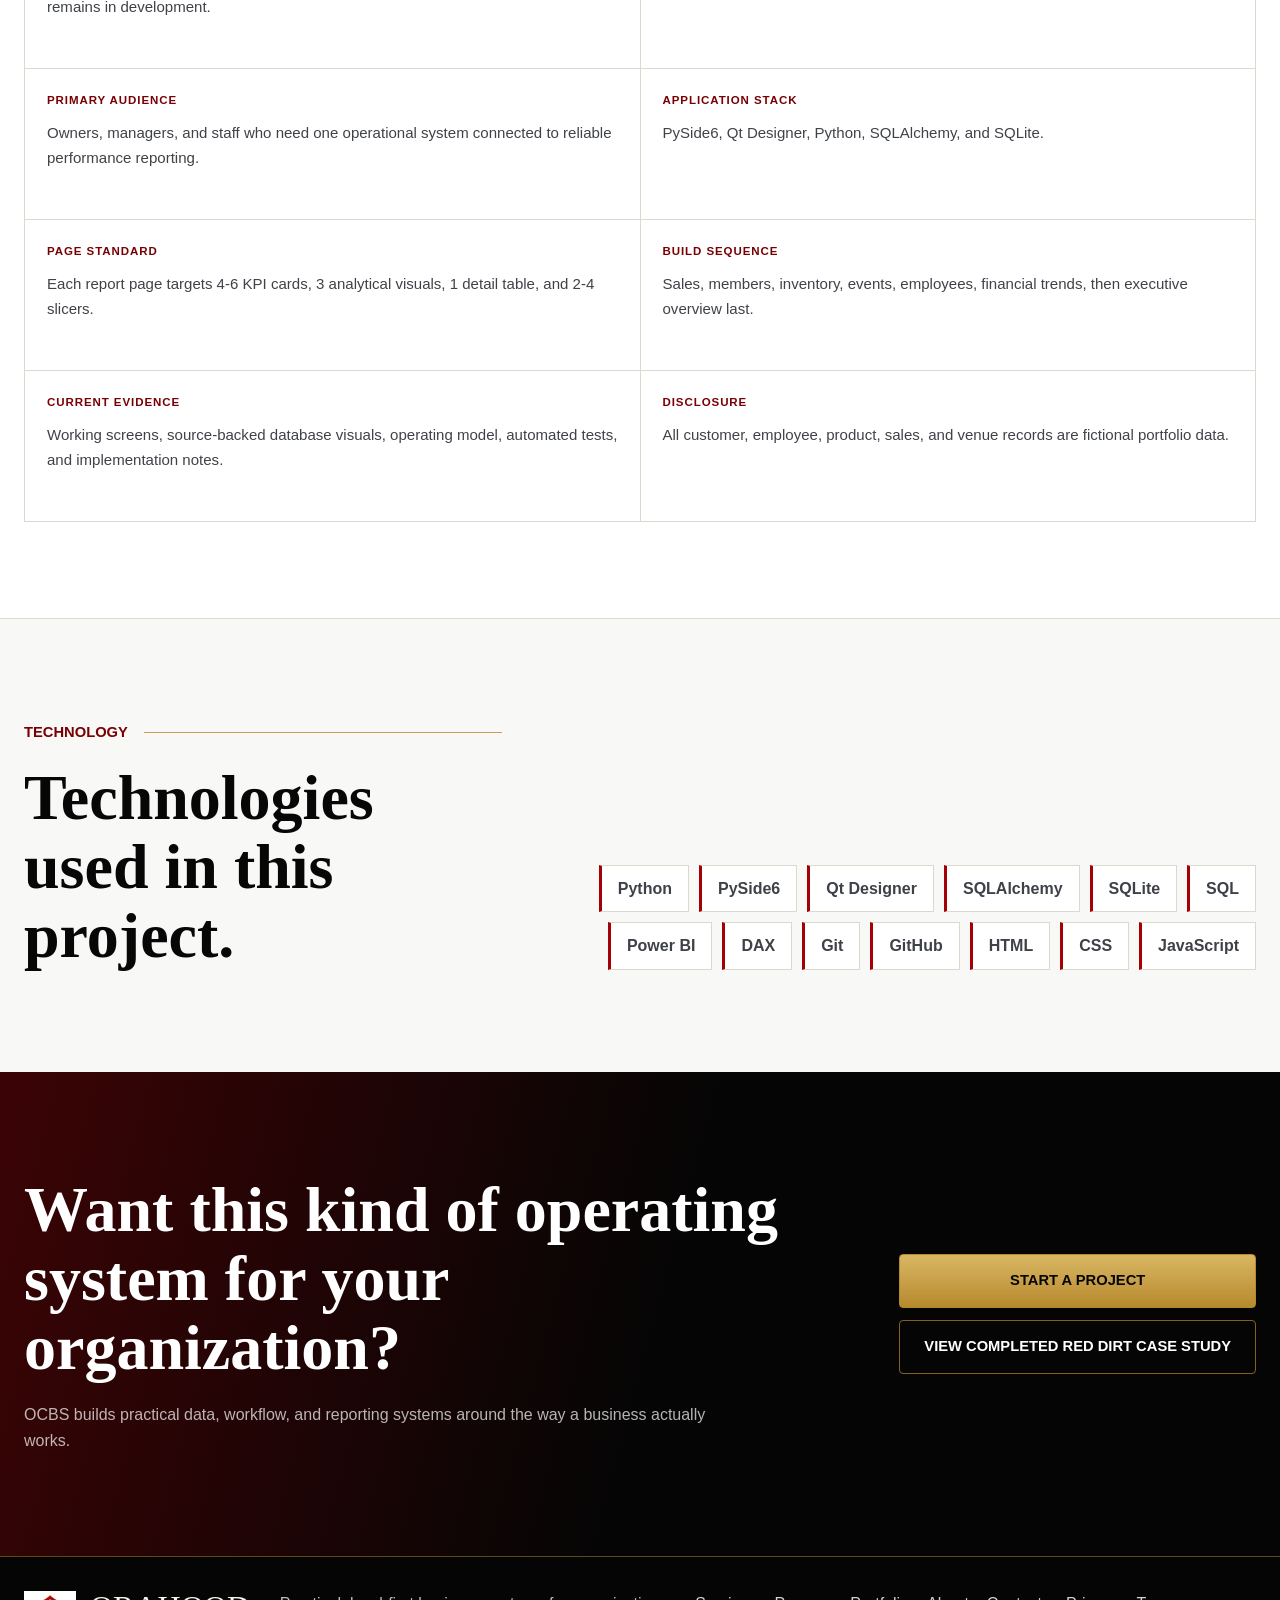
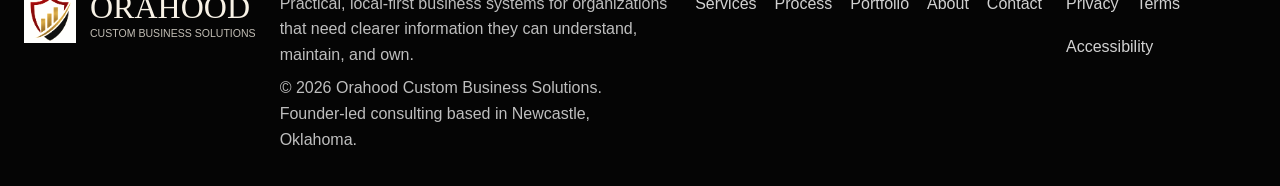
<file: portfolio-ember-oak.html>
<!DOCTYPE html>
<html lang="en">
  <head>
    <!-- Google tag (gtag.js) -->
    <script async src="https://www.googletagmanager.com/gtag/js?id=G-BSWL8F50F0"></script>
    <script>
      window.dataLayer = window.dataLayer || [];
      function gtag(){dataLayer.push(arguments);}
      gtag('js', new Date());

      gtag('config', 'G-BSWL8F50F0');
    </script>
    <!-- Microsoft Clarity -->
    <script type="text/javascript">
      (function(c,l,a,r,i,t,y){
          c[a]=c[a]||function(){(c[a].q=c[a].q||[]).push(arguments)};
          t=l.createElement(r);t.async=1;t.src="https://www.clarity.ms/tag/"+i;
          y=l.getElementsByTagName(r)[0];y.parentNode.insertBefore(t,y);
      })(window, document, "clarity", "script", "xm15tycycx");
    </script>
    <meta charset="utf-8">
    <meta name="viewport" content="width=device-width, initial-scale=1">
    <meta http-equiv="Content-Security-Policy" content="default-src 'self'; base-uri 'self'; object-src 'none'; script-src 'self' https://www.googletagmanager.com https://www.clarity.ms 'sha256-cpHYPZPGmISMK6CmU9kjs5+MxILZZfV61/QCoM1B9Bw=' 'sha256-DachWOae9p/rWuA9HHnBB2GF1Fl5F9bcha4+wbW97U8=' 'sha256-8V3C7sg7ZZxR3wuHJO6VIJ8xq9uNoQI+qnGS3Hl+88U='; style-src 'self'; img-src 'self' data: https:; media-src 'self'; font-src 'self'; connect-src 'self' https://formspree.io https://www.googletagmanager.com https://www.google-analytics.com https://*.google-analytics.com https://stats.g.doubleclick.net https://*.clarity.ms https://c.bing.com; form-action 'self' https://formspree.io; manifest-src 'self'; worker-src 'none'">
    <meta name="referrer" content="strict-origin-when-cross-origin">
    <title>Ember &amp; Oak Cigar Lounge Management System | OCBS Portfolio</title>
    <meta name="description" content="Explore the working Ember & Oak Cigar Lounge Management System: a premium PySide6 desktop application connected to a verified SQLite operating database, with a seven-page Power BI reporting roadmap.">
    <meta name="theme-color" content="#a50005">
    <link rel="canonical" href="https://orahoodcbs.com/portfolio-ember-oak.html">
    <meta property="og:type" content="website">
    <meta property="og:title" content="Ember &amp; Oak Cigar Lounge Management System | OCBS Portfolio">
    <meta property="og:description" content="A working luxury cigar-lounge management system with a premium PySide6 desktop app, verified SQLite operating database, and seven-page reporting roadmap.">
    <meta property="og:url" content="https://orahoodcbs.com/portfolio-ember-oak.html">
    <meta property="og:image" content="https://orahoodcbs.com/assets/portfolio/ember-oak/ember-oak-dashboard-teaser.png">
    <meta name="twitter:card" content="summary_large_image">
    <meta name="twitter:title" content="Ember &amp; Oak Cigar Lounge Management System | OCBS Portfolio">
    <meta name="twitter:description" content="A luxury cigar-lounge management system preview with a PySide6 app roadmap, SQLite data layer, seven-page reporting suite, and warm premium dashboard direction.">
    <meta name="twitter:image" content="https://orahoodcbs.com/assets/portfolio/ember-oak/ember-oak-dashboard-teaser.png">
    <link rel="icon" type="image/png" href="./orahood-logo.png">
    <link rel="stylesheet" href="./styles.css?v=20260714-portfolio">
  </head>
  <body data-page="portfolio" class="ember-detail-page">
    <a class="skip-link" href="#mainContent">Skip to main content</a>

    <svg class="icon-sprite" aria-hidden="true">
      <symbol id="icon-mail" viewBox="0 0 24 24">
        <path d="M4 6h16v12H4V6Z"/><path d="m4 7 8 6 8-6"/>
      </symbol>
      <symbol id="icon-arrow" viewBox="0 0 24 24">
        <path d="M5 12h13M13 6l6 6-6 6"/>
      </symbol>
      <symbol id="icon-chart" viewBox="0 0 24 24">
        <path d="M4 19V5M4 19h16"/><path d="m7 15 4-5 4 3 5-8"/>
      </symbol>
      <symbol id="icon-database" viewBox="0 0 24 24">
        <ellipse cx="12" cy="5" rx="8" ry="3"/><path d="M4 5v7c0 1.7 3.6 3 8 3s8-1.3 8-3V5M4 12v7c0 1.7 3.6 3 8 3s8-1.3 8-3v-7"/>
      </symbol>
      <symbol id="icon-local" viewBox="0 0 24 24">
        <path d="M12 3 4 7v10l8 4 8-4V7l-8-4Z"/><path d="m4 7 8 4 8-4M12 11v10"/>
      </symbol>
      <symbol id="icon-close" viewBox="0 0 24 24">
        <path d="m5 5 14 14M19 5 5 19"/>
      </symbol>
    </svg>

    <header class="site-header" data-header>
      <a class="brand" href="./home.html" aria-label="Orahood Custom Business Solutions home">
        <span class="brand-mark" aria-hidden="true"></span>
        <span class="brand-text">
          <span class="brand-name">Orahood</span>
          <span class="brand-subtitle">Custom Business Solutions</span>
        </span>
      </a>
      <button class="nav-toggle" type="button" aria-label="Open navigation" aria-expanded="false" aria-controls="primaryNav">
        <span></span><span></span><span></span>
      </button>
      <nav id="primaryNav" class="primary-nav" aria-label="Primary navigation">
        <a href="./home.html">Home</a>
        <a href="./about.html">About</a>
        <a href="./services.html">Services</a>
        <a href="./process.html">Process</a>
        <a href="./portfolio.html" aria-current="page">Portfolio</a>
        <a href="./contact.html">Contact</a>
      </nav>
      <div class="header-actions">
        <a class="header-cta" href="./contact.html">
          <svg aria-hidden="true"><use href="#icon-mail"></use></svg>
          <span>Contact</span>
        </a>
      </div>
    </header>

    <main id="mainContent">
      <section class="ember-hero" aria-labelledby="emberTitle">
        <div class="section-shell ember-hero-shell">
          <div class="ember-hero-copy">
            <a class="project-back-link" href="./portfolio.html">Back to portfolio</a>
            <span class="status-badge status-active">Working portfolio system</span>
            <h1 id="emberTitle">Ember &amp; Oak Cigar Lounge <span>Management System</span></h1>
            <p>Where premium hospitality meets intelligent operations. Manage the lounge, understand the business, and make every decision with confidence through one connected desktop application and reporting suite.</p>
            <div class="ember-hero-actions">
              <a class="button button-gold" href="#emberApplication">View app scope</a>
              <a class="text-link-light" href="./contact.html">Discuss a similar system <svg aria-hidden="true"><use href="#icon-arrow"></use></svg></a>
            </div>
          </div>
          <button class="ember-hero-media media-trigger" type="button" data-lightbox-src="assets/portfolio/ember-oak/ember-oak-dashboard-teaser.png" data-lightbox-title="Ember &amp; Oak dashboard teaser" data-lightbox-description="Visual direction for the Ember &amp; Oak dashboard experience and luxury cigar lounge operating system." aria-label="Enlarge Ember and Oak dashboard teaser">
            <img src="./assets/portfolio/ember-oak/ember-oak-dashboard-teaser.png" alt="Ember and Oak dashboard teaser in a dark luxury cigar lounge with whiskey, cigar smoke, and gold analytics styling" width="1536" height="1024" decoding="async" loading="eager">
          </button>
        </div>
      </section>

      <section class="case-summary ember-summary-section" aria-labelledby="emberSummaryHeading">
        <div class="section-shell">
          <div class="case-section-heading compact-heading">
            <div class="section-line"><span>Project summary</span></div>
            <h2 id="emberSummaryHeading">One premium lounge system, from daily work to management reporting.</h2>
          </div>
          <dl class="summary-grid">
            <div><dt>Industry</dt><dd>Premium hospitality / cigar lounge</dd></div>
            <div><dt>Architecture</dt><dd>PySide6 application -> SQLAlchemy -> SQLite operational database -> Power BI reporting suite</dd></div>
            <div><dt>Primary tools</dt><dd>Python, PySide6, Qt Designer, SQLAlchemy, SQLite, Power BI, DAX</dd></div>
            <div><dt>Deployment model</dt><dd>Local-first Windows desktop application</dd></div>
            <div><dt>Purpose</dt><dd>Sales, memberships, customers, inventory, purchasing, events, employees, operating expenses, and owner reporting</dd></div>
          </dl>
        </div>
      </section>

      <section id="emberApplication" class="ember-app-section" aria-labelledby="emberAppTitle">
        <div class="section-shell">
          <div class="case-section-heading compact-heading">
            <div class="section-line"><span>Application side</span></div>
            <h2 id="emberAppTitle">A custom desktop application for daily lounge operations.</h2>
            <p>The working build connects staff workflow to a production-scale local dataset through a clean architecture: PySide6 application to SQLAlchemy to SQLite database, with Power BI as the reporting layer.</p>
          </div>
          <div class="ember-architecture-rail" aria-label="Ember and Oak application architecture">
            <article>
              <svg aria-hidden="true"><use href="#icon-local"></use></svg>
              <h3>PySide6 Application</h3>
              <p>Modern desktop interface for staff and managers.</p>
            </article>
            <article>
              <svg aria-hidden="true"><use href="#icon-database"></use></svg>
              <h3>SQLAlchemy</h3>
              <p>Reusable business logic and database communication.</p>
            </article>
            <article>
              <svg aria-hidden="true"><use href="#icon-database"></use></svg>
              <h3>SQLite Database</h3>
              <p>Local source of truth for operations and finance.</p>
            </article>
            <article>
              <svg aria-hidden="true"><use href="#icon-chart"></use></svg>
              <h3>Power BI Suite</h3>
              <p>Interactive reporting for long-term business analysis.</p>
            </article>
          </div>
          <div class="ember-panel-grid ember-module-grid">
            <article>
              <span>01</span>
              <h3>Home &amp; Operations Dashboard</h3>
              <p>Today's revenue, completed transactions, active members, upcoming events, reorder alerts, open purchase orders, recent sales, and quick actions for daily work.</p>
            </article>
            <article>
              <span>02</span>
              <h3>Sales &amp; Transaction Management</h3>
              <p>Create sales, add products, attach customers, identify member activity, apply authorized discounts, calculate tax and tips, record payment methods, and review history.</p>
            </article>
            <article>
              <span>03</span>
              <h3>Customers &amp; Memberships</h3>
              <p>Maintain customer profiles, plans, renewal dates, expiration status, lifetime spending, notes, purchase history, and membership enrollment or renewal workflows.</p>
            </article>
            <article>
              <span>04</span>
              <h3>Products &amp; Inventory</h3>
              <p>Manage products, brands, categories, SKU codes, cost, retail price, stock quantity, reorder points, supplier links, receipts, adjustments, and movement history.</p>
            </article>
            <article>
              <span>05</span>
              <h3>Purchasing &amp; Vendor Management</h3>
              <p>Create purchase orders, add product quantities, assign suppliers, track expected costs, receive partial or complete orders, and increase inventory automatically.</p>
            </article>
            <article>
              <span>06</span>
              <h3>Events &amp; Lounge Operations</h3>
              <p>Schedule tastings, member gatherings, promotional nights, and private functions with attendance, capacity, pricing, event revenue, and status tracking.</p>
            </article>
            <article>
              <span>07</span>
              <h3>Employees &amp; Service Activity</h3>
              <p>Maintain staff records, roles, active status, transaction attribution, revenue, average ticket, tips, and later permission-based access for managers and employees.</p>
            </article>
            <article>
              <span>08</span>
              <h3>Operating Expenses</h3>
              <p>Record rent, utilities, payroll, marketing, insurance, repairs, software, professional services, and other expenses that support operating-profit reporting.</p>
            </article>
            <article>
              <span>09</span>
              <h3>Search, Records &amp; Data Management</h3>
              <p>Search customers, products, transactions, events, purchase orders, and records with consistent filters, sort behavior, detail views, and authorized edits.</p>
            </article>
            <article>
              <span>10</span>
              <h3>Administration &amp; System Settings</h3>
              <p>Configure business information, tax settings, membership plans, categories, roles, backups, restoration, exports, preferences, validation, and confirmation messages.</p>
            </article>
          </div>
        </div>
      </section>

      <section class="case-media-section database-section" aria-labelledby="emberDatabaseTitle">
        <div class="section-shell case-two-column">
          <div class="case-section-heading">
            <div class="section-line"><span>Verified SQLite data product</span></div>
            <h2 id="emberDatabaseTitle">The application is connected to the real operating database.</h2>
            <p>These images were generated from <strong>ember_and_oak.db</strong> after a read-only integrity check. They document the live schema, row counts, reporting views, indexes, and product inventory records used by the desktop application.</p>
            <ul class="detail-list">
              <li>26 business and application tables plus 4 reporting views</li>
              <li>105,174 sales, 183,223 sale-detail rows, and 159,345 inventory movements</li>
              <li>SQLite integrity check verified as OK before publication</li>
            </ul>
          </div>
          <div class="source-product-grid">
            <article class="source-product-card">
              <button class="source-product-media media-trigger" type="button" data-lightbox-src="assets/portfolio/ember-oak/sqlite-database-structure.png" data-lightbox-title="Ember &amp; Oak SQLite database structure" data-lightbox-description="Verified schema, row counts, indexes, reporting views, and integrity result from ember_and_oak.db." aria-label="Enlarge Ember and Oak SQLite database structure">
                <img src="assets/portfolio/ember-oak/sqlite-database-structure.png" alt="Ember and Oak SQLite database overview with verified schema objects and row counts" decoding="async" loading="lazy" width="1600" height="1000">
              </button>
              <div class="source-product-copy">
                <span>Database structure</span>
                <h3>Schema and integrity evidence</h3>
                <p>Tables, reporting views, indexes, record counts, and the successful integrity check.</p>
              </div>
            </article>
            <article class="source-product-card">
              <button class="source-product-media media-trigger" type="button" data-lightbox-src="assets/portfolio/ember-oak/sqlite-products-inventory.png" data-lightbox-title="Ember &amp; Oak product inventory records" data-lightbox-description="Real product records and inventory balances read from ember_and_oak.db." aria-label="Enlarge Ember and Oak SQLite product inventory records">
                <img src="assets/portfolio/ember-oak/sqlite-products-inventory.png" alt="Ember and Oak SQLite product and inventory records" decoding="async" loading="lazy" width="1600" height="1000">
              </button>
              <div class="source-product-copy">
                <span>Operational records</span>
                <h3>Products and inventory balances</h3>
                <p>Real portfolio records from the same database used by the PySide6 application.</p>
              </div>
            </article>
          </div>
        </div>
      </section>

      <section class="application-gallery-section" aria-labelledby="emberApplicationGalleryTitle">
        <div class="section-shell">
          <div class="case-section-heading gallery-heading">
            <div>
              <div class="section-line"><span>PySide6 application gallery</span></div>
              <h2 id="emberApplicationGalleryTitle">Working screens from the lounge operations application.</h2>
            </div>
            <p>These screens come from a tested copy of the connected Ember &amp; Oak SQLite database. Select any image to inspect the full-resolution interface.</p>
          </div>
          <div class="application-gallery ember-application-gallery">
            <article class="app-shot-card">
              <button class="app-shot-image media-trigger" type="button" data-lightbox-src="assets/portfolio/ember-oak/application/dashboard.png" data-lightbox-title="Ember &amp; Oak operations dashboard" data-lightbox-description="Daily revenue, transactions, memberships, events, inventory alerts, purchase orders, recent sales, and actionable operating priorities." aria-label="Enlarge Ember and Oak operations dashboard">
                <img src="assets/portfolio/ember-oak/application/dashboard.png" alt="Ember and Oak PySide6 operations dashboard" decoding="async" loading="lazy" width="1800" height="1055">
              </button>
              <div class="app-shot-copy">
                <h3>Daily operations dashboard</h3>
                <p>Owner and manager overview with quick actions, live KPIs, recent sales, inventory alerts, events, and purchasing priorities.</p>
              </div>
            </article>
            <article class="app-shot-card">
              <button class="app-shot-image media-trigger" type="button" data-lightbox-src="assets/portfolio/ember-oak/application/sales.png" data-lightbox-title="Sales and transactions" data-lightbox-description="Searchable transaction history with customer, employee, membership, payment, subtotal, tax, tip, and total context." aria-label="Enlarge Ember and Oak sales and transactions screen">
                <img src="assets/portfolio/ember-oak/application/sales.png" alt="Ember and Oak PySide6 sales and transactions screen" decoding="async" loading="lazy" width="1440" height="844">
              </button>
              <div class="app-shot-copy">
                <h3>Sales and transaction history</h3>
                <p>Searchable sales records with customer, employee, membership, tender, tax, tip, and total detail.</p>
              </div>
            </article>
            <article class="app-shot-card">
              <button class="app-shot-image media-trigger" type="button" data-lightbox-src="assets/portfolio/ember-oak/application/new-sale.png" data-lightbox-title="Complete a new sale" data-lightbox-description="Operational checkout workflow for customer selection, staff attribution, payment, products, quantities, discounts, tips, and calculated totals." aria-label="Enlarge Ember and Oak new sale workflow">
                <img src="assets/portfolio/ember-oak/application/new-sale.png" alt="Ember and Oak PySide6 new sale workflow" decoding="async" loading="lazy" width="820" height="576">
              </button>
              <div class="app-shot-copy">
                <h3>Complete a new sale</h3>
                <p>Structured checkout with customer and employee attribution, tender, products, discounts, tips, and calculated totals.</p>
              </div>
            </article>
            <article class="app-shot-card">
              <button class="app-shot-image media-trigger" type="button" data-lightbox-src="assets/portfolio/ember-oak/application/inventory.png" data-lightbox-title="Products and inventory" data-lightbox-description="Current product catalog, supplier attribution, cost, price, on-hand balance, reorder level, and operating status." aria-label="Enlarge Ember and Oak products and inventory screen">
                <img src="assets/portfolio/ember-oak/application/inventory.png" alt="Ember and Oak PySide6 products and inventory screen" decoding="async" loading="lazy" width="1440" height="844">
              </button>
              <div class="app-shot-copy">
                <h3>Products and inventory</h3>
                <p>Live catalog and stock balances with vendors, cost, retail price, reorder thresholds, and product status.</p>
              </div>
            </article>
            <article class="app-shot-card">
              <button class="app-shot-image media-trigger" type="button" data-lightbox-src="assets/portfolio/ember-oak/application/purchasing.png" data-lightbox-title="Purchasing and vendors" data-lightbox-description="Purchase-order workflow with supplier, order and expected dates, status, expected total, and receiving progress." aria-label="Enlarge Ember and Oak purchasing and vendors screen">
                <img src="assets/portfolio/ember-oak/application/purchasing.png" alt="Ember and Oak PySide6 purchasing and vendors screen" decoding="async" loading="lazy" width="1440" height="844">
              </button>
              <div class="app-shot-copy">
                <h3>Purchasing and vendors</h3>
                <p>Purchase-order creation and receiving with vendor, timing, status, expected cost, and quantity progress.</p>
              </div>
            </article>
            <article class="app-shot-card">
              <button class="app-shot-image media-trigger" type="button" data-lightbox-src="assets/portfolio/ember-oak/application/customers.png" data-lightbox-title="Customers and memberships" data-lightbox-description="Customer contact preferences, membership plan and expiration, lifetime spend, and current status." aria-label="Enlarge Ember and Oak customers and memberships screen">
                <img src="assets/portfolio/ember-oak/application/customers.png" alt="Ember and Oak PySide6 customers and memberships screen" decoding="async" loading="lazy" width="1440" height="844">
              </button>
              <div class="app-shot-copy">
                <h3>Customers and memberships</h3>
                <p>Customer relationships with contact preferences, membership details, expiration, lifetime spend, and status.</p>
              </div>
            </article>
          </div>
        </div>
      </section>

      <section id="emberScope" class="ember-scope-section" aria-labelledby="emberScopeTitle">
        <div class="section-shell">
          <div class="case-section-heading compact-heading">
            <div class="section-line"><span>Reporting side</span></div>
            <h2 id="emberScopeTitle">Seven Power BI pages, each constrained to real operator decisions.</h2>
            <p>This page is a staged preview. The temporary card names and descriptions below reflect the current reporting plan; screenshots and source-backed evidence will be added only as the working system becomes ready to show.</p>
          </div>
          <div class="ember-panel-grid ember-report-grid">
            <article>
              <span>01</span>
              <h3>Executive Overview</h3>
              <p>Six KPI cards for total revenue, gross profit, gross margin %, total transactions, average ticket, and active members, supported by revenue trend, revenue mix, and top retail product visuals.</p>
            </article>
            <article>
              <span>02</span>
              <h3>Sales &amp; Product Performance</h3>
              <p>Product revenue, units sold, gross profit, gross margin %, and average selling price, with category revenue, top products, margin scatter, and product-level detail including discounts.</p>
            </article>
            <article>
              <span>03</span>
              <h3>Members &amp; Customers</h3>
              <p>Active and new members, membership revenue, average member spend, and member revenue share, with plan mix, new memberships, and member versus nonmember revenue and ticket behavior.</p>
            </article>
            <article>
              <span>04</span>
              <h3>Inventory &amp; Purchasing</h3>
              <p>Current inventory value, low-stock products, units received, units sold, and variance, tied to category value, movement trends, supplier views, and a low-stock reorder table.</p>
            </article>
            <article>
              <span>05</span>
              <h3>Events &amp; Lounge Operations</h3>
              <p>Total events, attendance, average attendance, event revenue, and average revenue per event, with attendance trends, revenue by type, and attendance versus revenue analysis.</p>
            </article>
            <article>
              <span>06</span>
              <h3>Employees &amp; Service</h3>
              <p>Revenue, transactions, average ticket, and tips, with employee revenue, employee average ticket, service timing, and a staff detail table for role-level review.</p>
            </article>
            <article>
              <span>07</span>
              <h3>Financial Trends</h3>
              <p>Revenue, COGS, gross profit, operating expenses, and operating profit, supported by trend views, monthly operating profit, expense breakdown, and segment context where useful.</p>
            </article>
          </div>
        </div>
      </section>

      <section class="ember-dashboard-section" aria-labelledby="emberDashboardTitle">
        <div class="section-shell ember-dashboard-shell">
          <div class="ember-dashboard-copy">
            <div class="section-line on-dark"><span>Dashboard preview</span></div>
            <h2 id="emberDashboardTitle">A darker, richer reporting surface for a premium venue.</h2>
            <p>The teaser establishes the project's dashboard mood: deep charcoal, warm cream, copper, muted gold, and focused owner metrics. Future screens will stay premium and practical rather than filling the report with decorative lounge imagery.</p>
          </div>
          <div class="ember-metric-list" aria-label="Preview dashboard metrics">
            <div><dt>Total Revenue</dt><dd>$1.06M</dd></div>
            <div><dt>Gross Profit</dt><dd>$865.60K</dd></div>
            <div><dt>Gross Margin %</dt><dd>81.37%</dd></div>
            <div><dt>Total Transactions</dt><dd>13K</dd></div>
            <div><dt>Average Ticket</dt><dd>$79.16</dd></div>
            <div><dt>Active Members</dt><dd>854</dd></div>
          </div>
        </div>
      </section>

      <section class="ember-facts-section" aria-labelledby="emberFactsTitle">
        <div class="section-shell">
          <div class="case-section-heading">
            <div class="section-line"><span>Case-study status</span></div>
            <h2 id="emberFactsTitle">What is working now and what comes next.</h2>
          </div>
          <dl class="case-facts-grid ember-facts-grid">
            <div><dt>Status</dt><dd>Working PySide6 application and verified SQLite database; Power BI reporting remains in development.</dd></div>
            <div><dt>Business type</dt><dd>Fictional premium cigar lounge.</dd></div>
            <div><dt>Primary audience</dt><dd>Owners, managers, and staff who need one operational system connected to reliable performance reporting.</dd></div>
            <div><dt>Application stack</dt><dd>PySide6, Qt Designer, Python, SQLAlchemy, and SQLite.</dd></div>
            <div><dt>Page standard</dt><dd>Each report page targets 4-6 KPI cards, 3 analytical visuals, 1 detail table, and 2-4 slicers.</dd></div>
            <div><dt>Build sequence</dt><dd>Sales, members, inventory, events, employees, financial trends, then executive overview last.</dd></div>
            <div><dt>Current evidence</dt><dd>Working screens, source-backed database visuals, operating model, automated tests, and implementation notes.</dd></div>
            <div><dt>Disclosure</dt><dd>All customer, employee, product, sales, and venue records are fictional portfolio data.</dd></div>
          </dl>
        </div>
      </section>

      <section class="technology-section" aria-labelledby="emberTechnologyTitle">
        <div class="section-shell technology-shell">
          <div class="case-section-heading compact-heading">
            <div class="section-line"><span>Technology</span></div>
            <h2 id="emberTechnologyTitle">Technologies used in this project.</h2>
          </div>
          <ul class="technology-list" aria-label="Technologies used for Ember and Oak">
            <li>Python</li><li>PySide6</li><li>Qt Designer</li><li>SQLAlchemy</li><li>SQLite</li><li>SQL</li><li>Power BI</li><li>DAX</li><li>Git</li><li>GitHub</li><li>HTML</li><li>CSS</li><li>JavaScript</li>
          </ul>
        </div>
      </section>

      <section class="case-cta ember-cta" aria-labelledby="emberCtaTitle">
        <div class="section-shell case-cta-shell">
          <div>
            <h2 id="emberCtaTitle">Want this kind of operating system for your organization?</h2>
            <p>OCBS builds practical data, workflow, and reporting systems around the way a business actually works.</p>
          </div>
          <div class="case-cta-actions">
            <a class="button button-gold" href="./contact.html#contactForm">Start a project</a>
            <a class="button button-ghost-dark" href="./portfolio-red-dirt.html">View completed Red Dirt case study</a>
          </div>
        </div>
      </section>
    </main>

    <dialog id="mediaLightbox" class="media-lightbox" aria-labelledby="lightboxTitle" aria-describedby="lightboxDescription">
      <div class="lightbox-frame">
        <button class="lightbox-close" type="button" aria-label="Close image">
          <svg aria-hidden="true"><use href="#icon-close"></use></svg>
        </button>
        <img id="lightboxImage" src="[data-uri]" alt="">
        <div class="lightbox-caption">
          <h2 id="lightboxTitle">Portfolio image</h2>
          <p id="lightboxDescription">Selected portfolio image details.</p>
        </div>
      </div>
    </dialog>

    <footer class="site-footer">
      <div class="section-shell footer-shell">
        <a class="brand footer-brand" href="./home.html">
          <span class="brand-mark" aria-hidden="true"></span>
          <span class="brand-text">
            <span class="brand-name">Orahood</span>
            <span class="brand-subtitle">Custom Business Solutions</span>
          </span>
        </a>
        <div class="footer-summary">
          <p>Practical, local-first business systems for organizations that need clearer information they can understand, maintain, and own.</p>
          <p class="copyright">&copy; <span data-current-year></span> Orahood Custom Business Solutions. Founder-led consulting based in Newcastle, Oklahoma.</p>
        </div>
        <nav class="footer-links" aria-label="Footer navigation">
          <a href="./services.html">Services</a>
          <a href="./process.html">Process</a>
          <a href="./portfolio.html">Portfolio</a>
          <a href="./about.html">About</a>
          <a href="./contact.html">Contact</a>
        </nav>
        <nav class="footer-legal" aria-label="Legal and trust links">
          <a href="./privacy.html">Privacy</a>
          <a href="./terms.html">Terms</a>
          <a href="./accessibility.html">Accessibility</a>
        </nav>
      </div>
    </footer>

    <script src="./script.js?v=20260713-social-links" defer></script>
  </body>
</html>
</file>
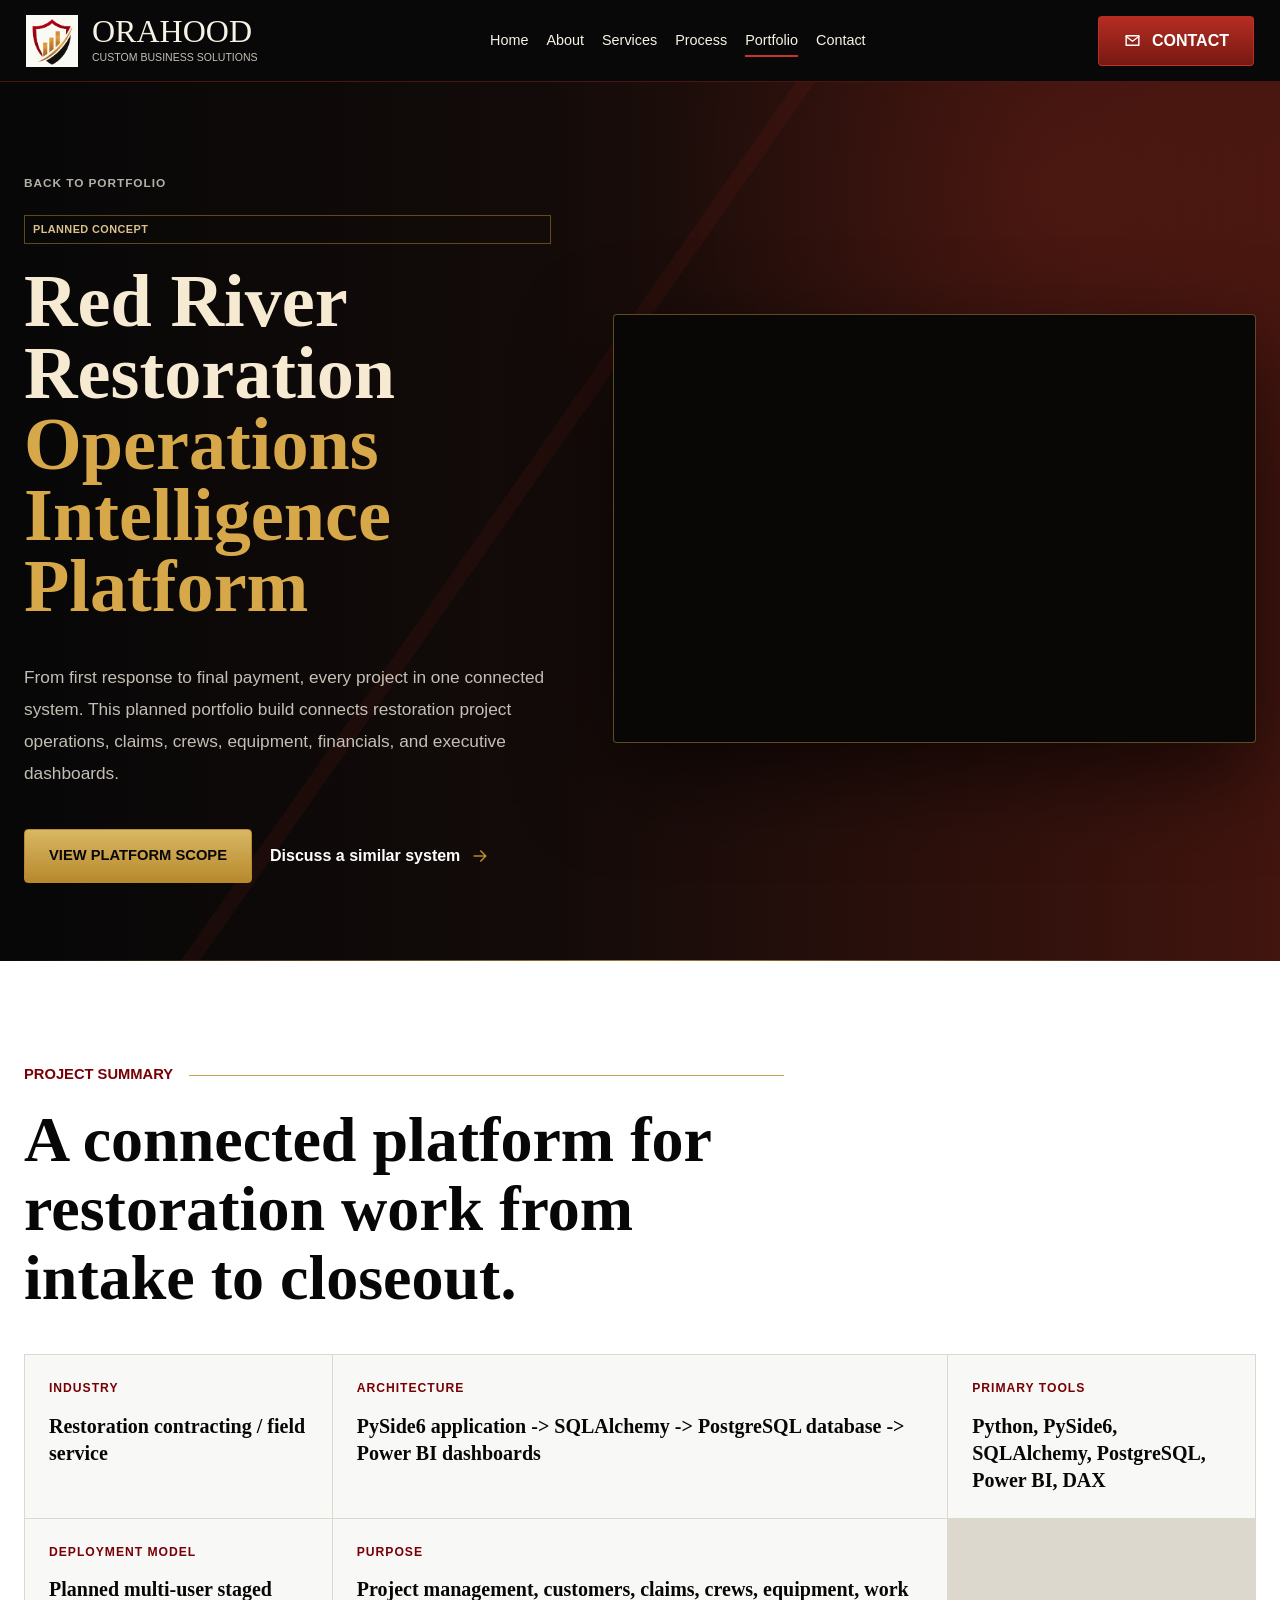
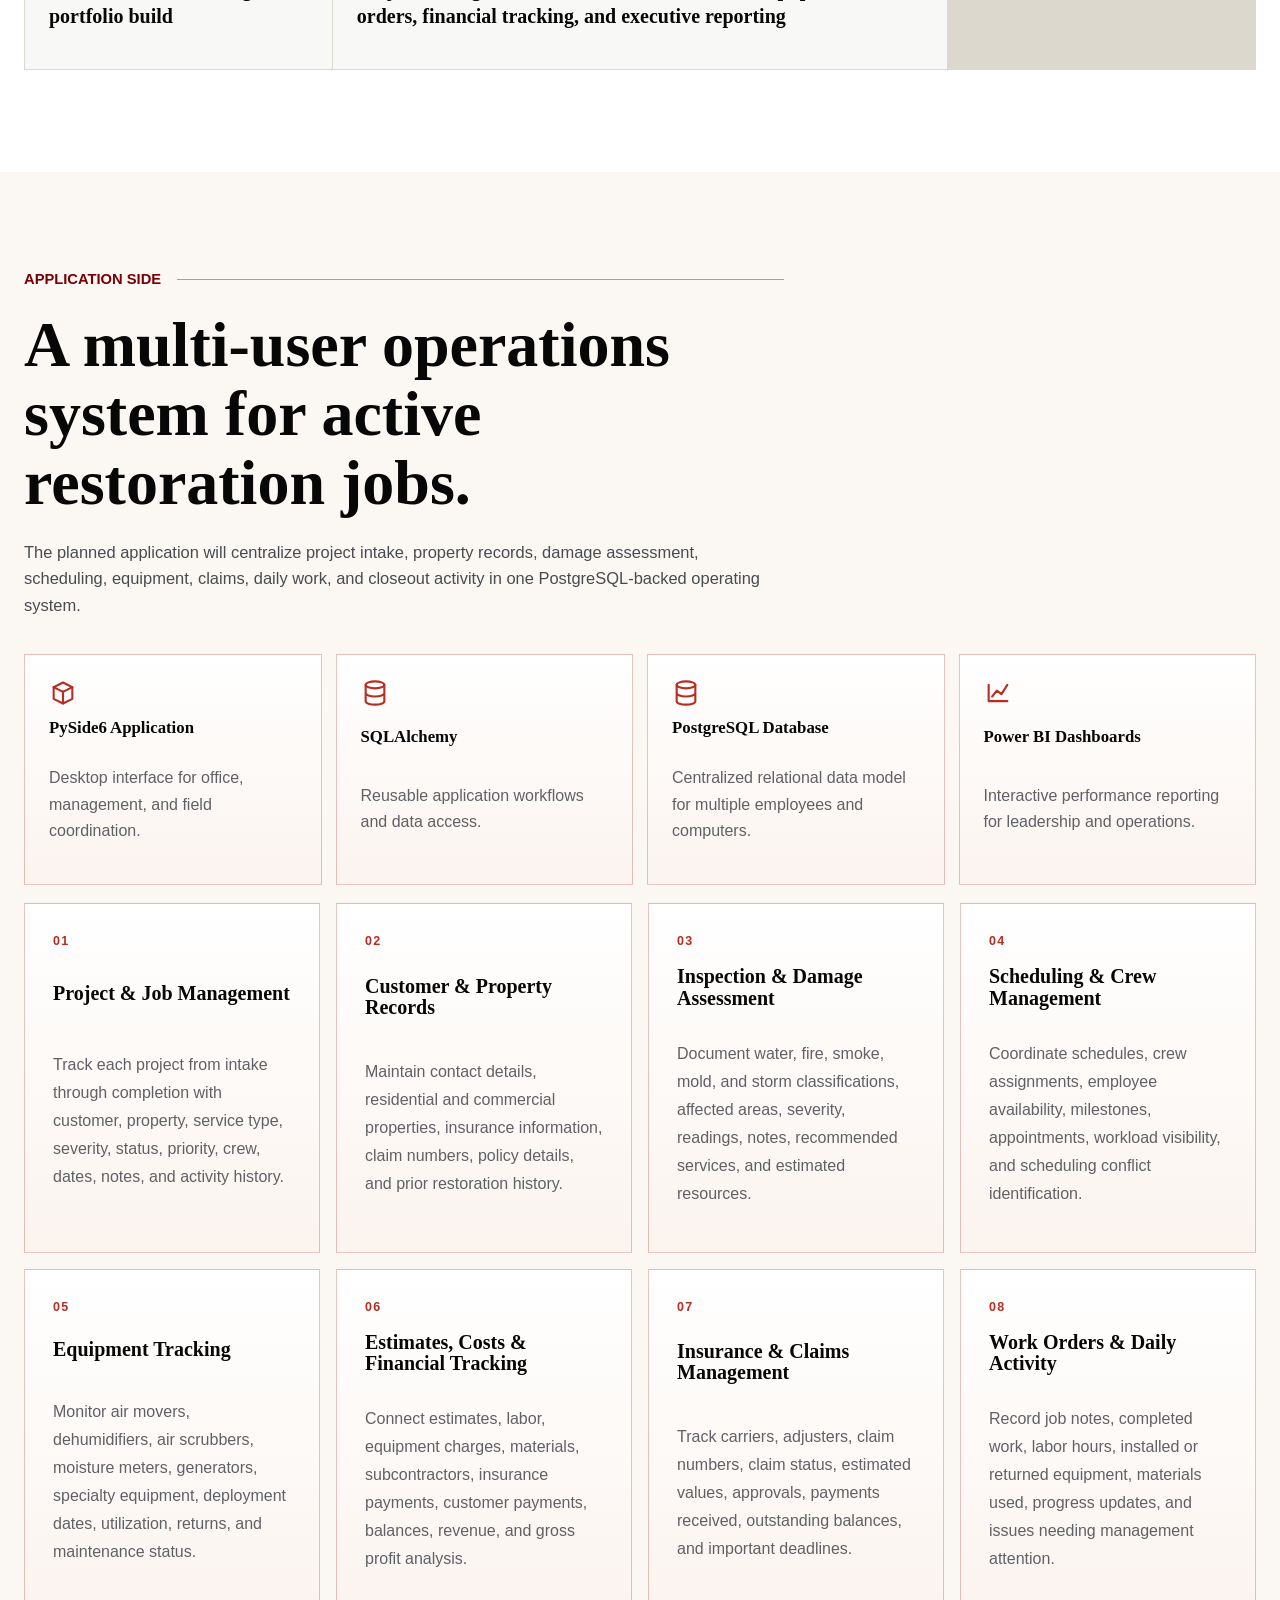
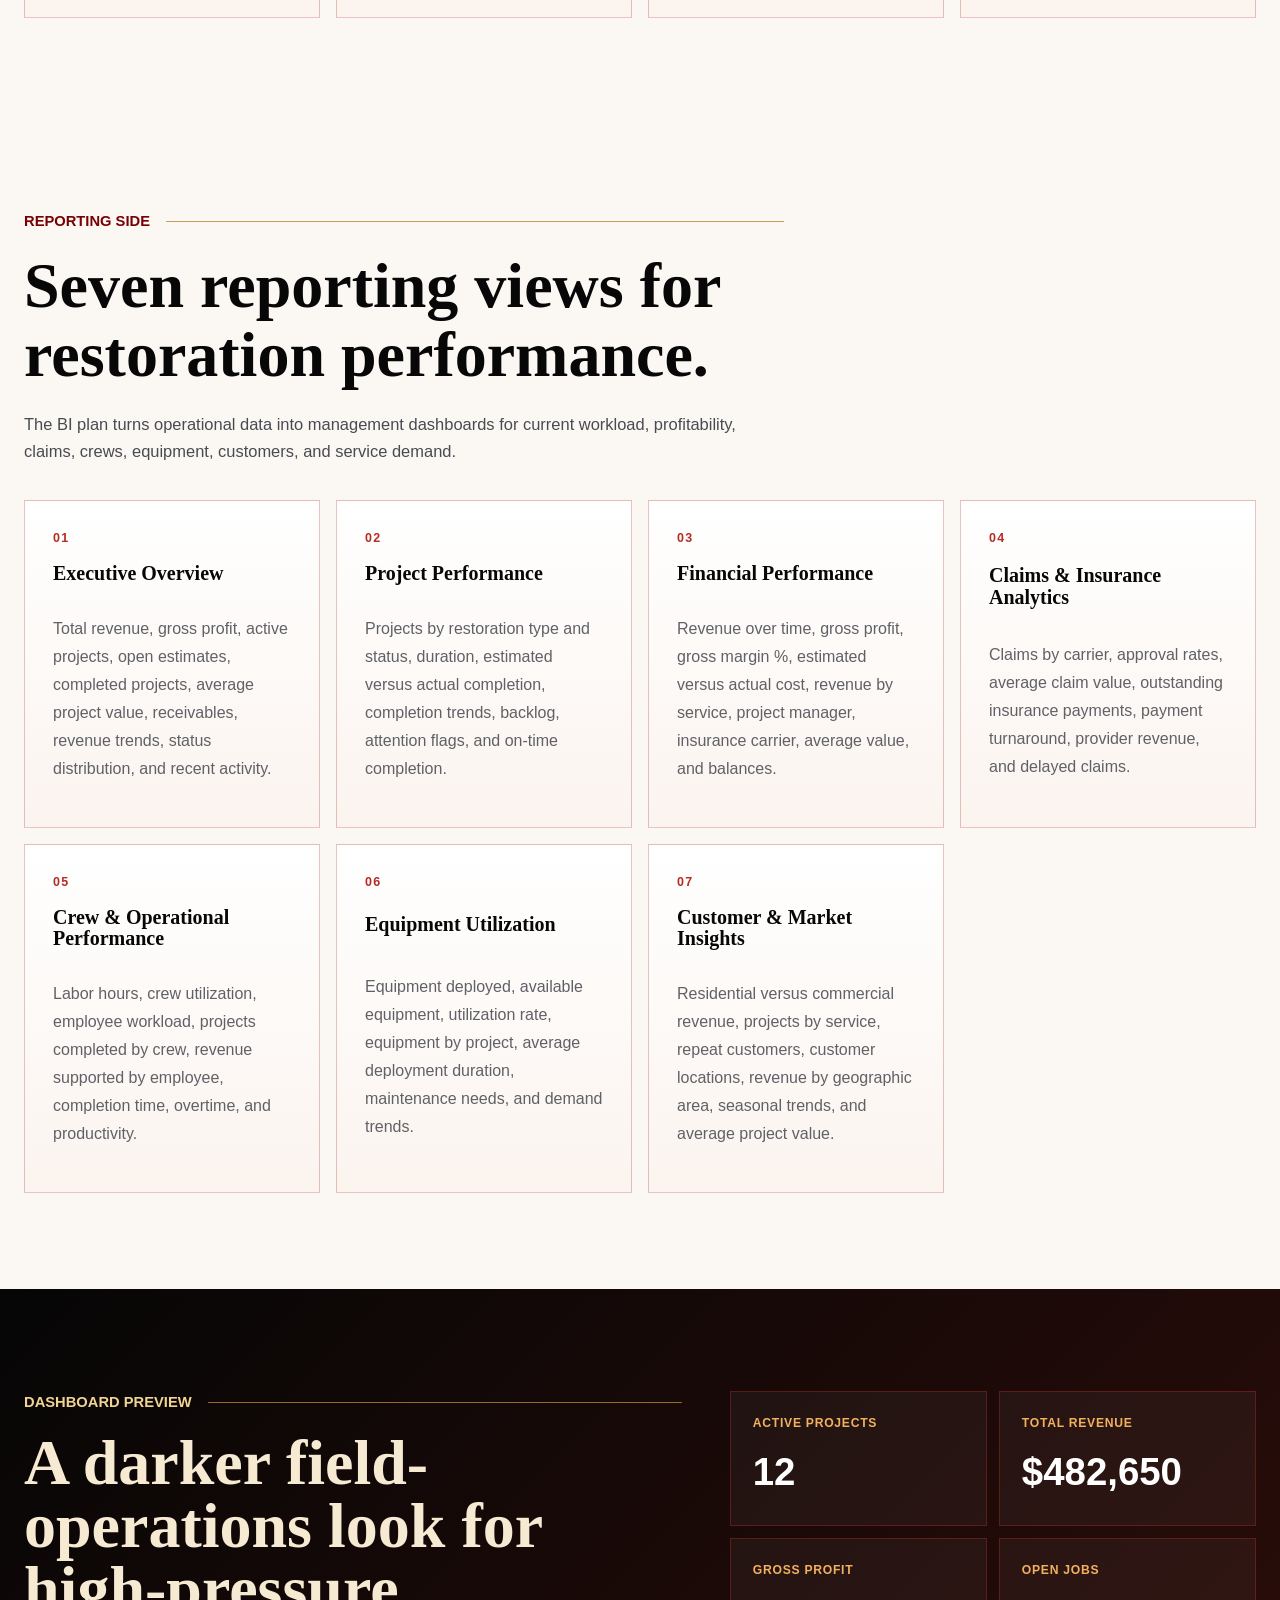
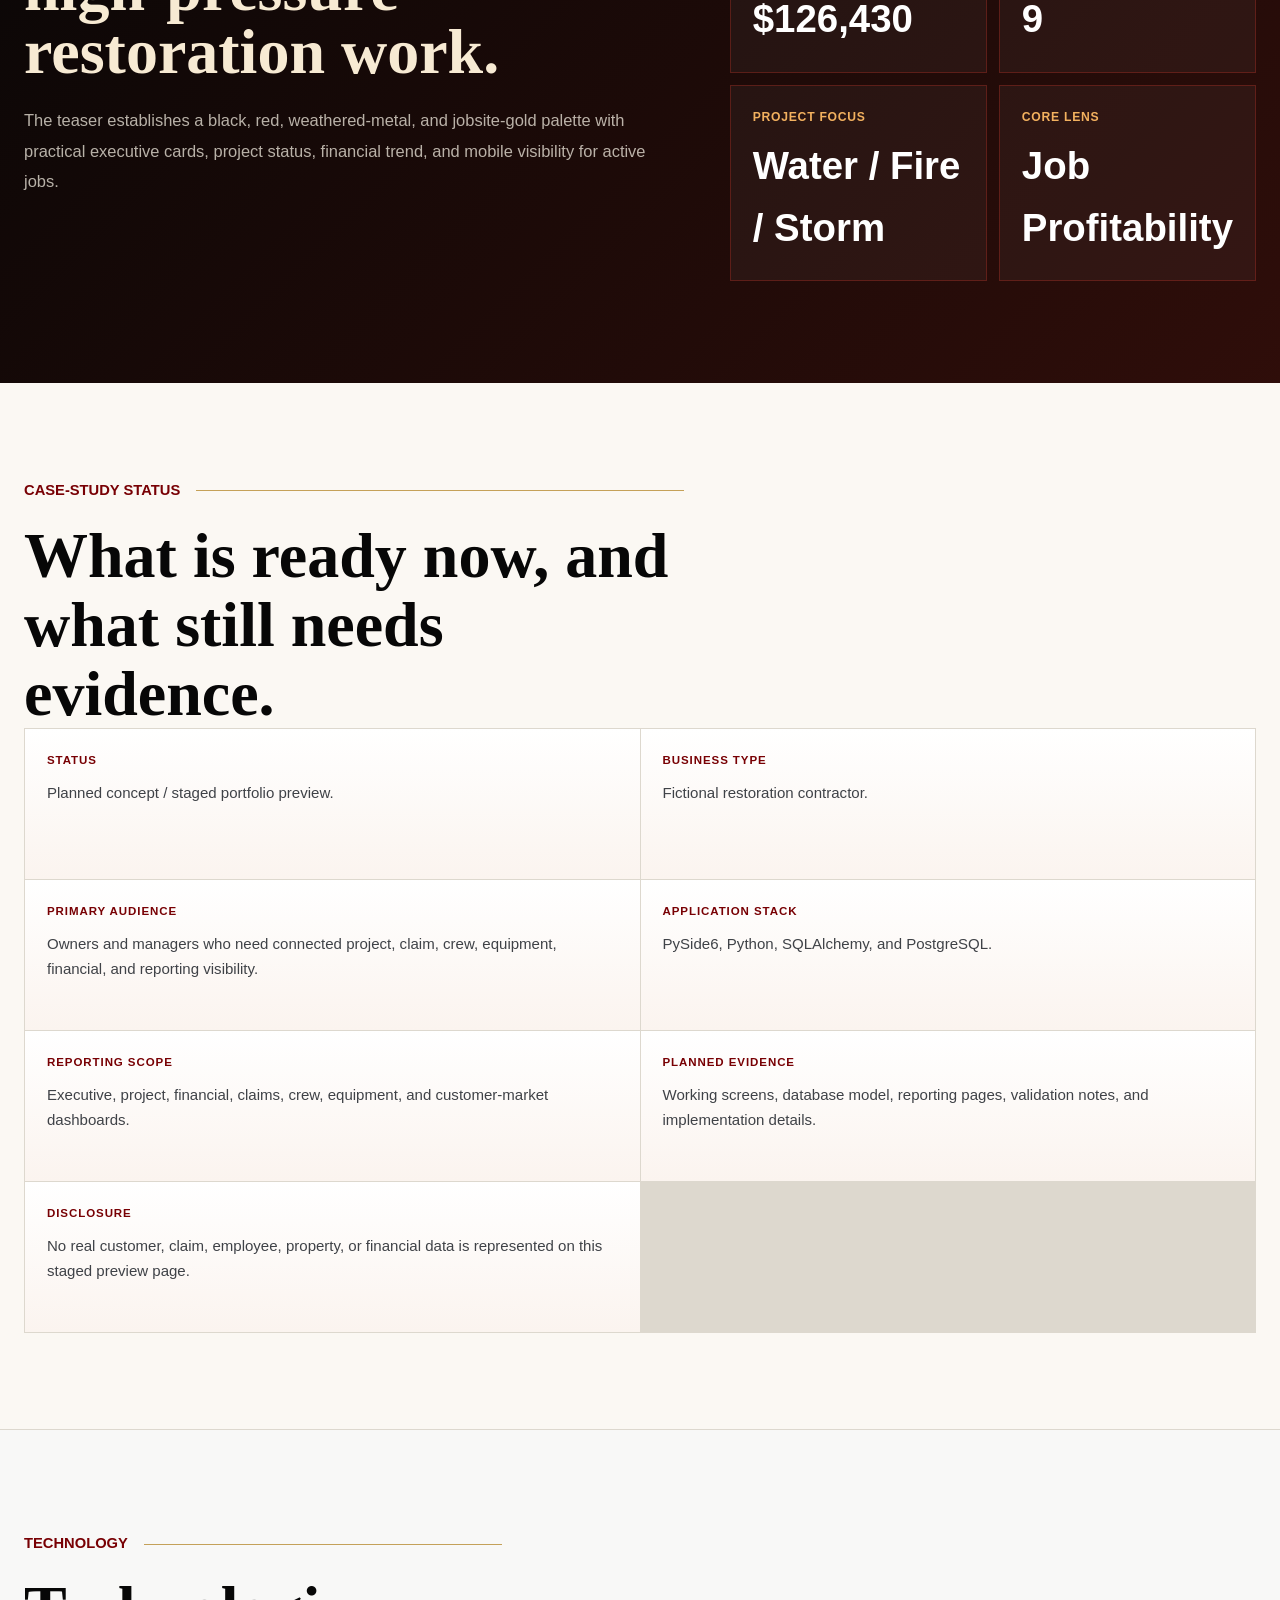
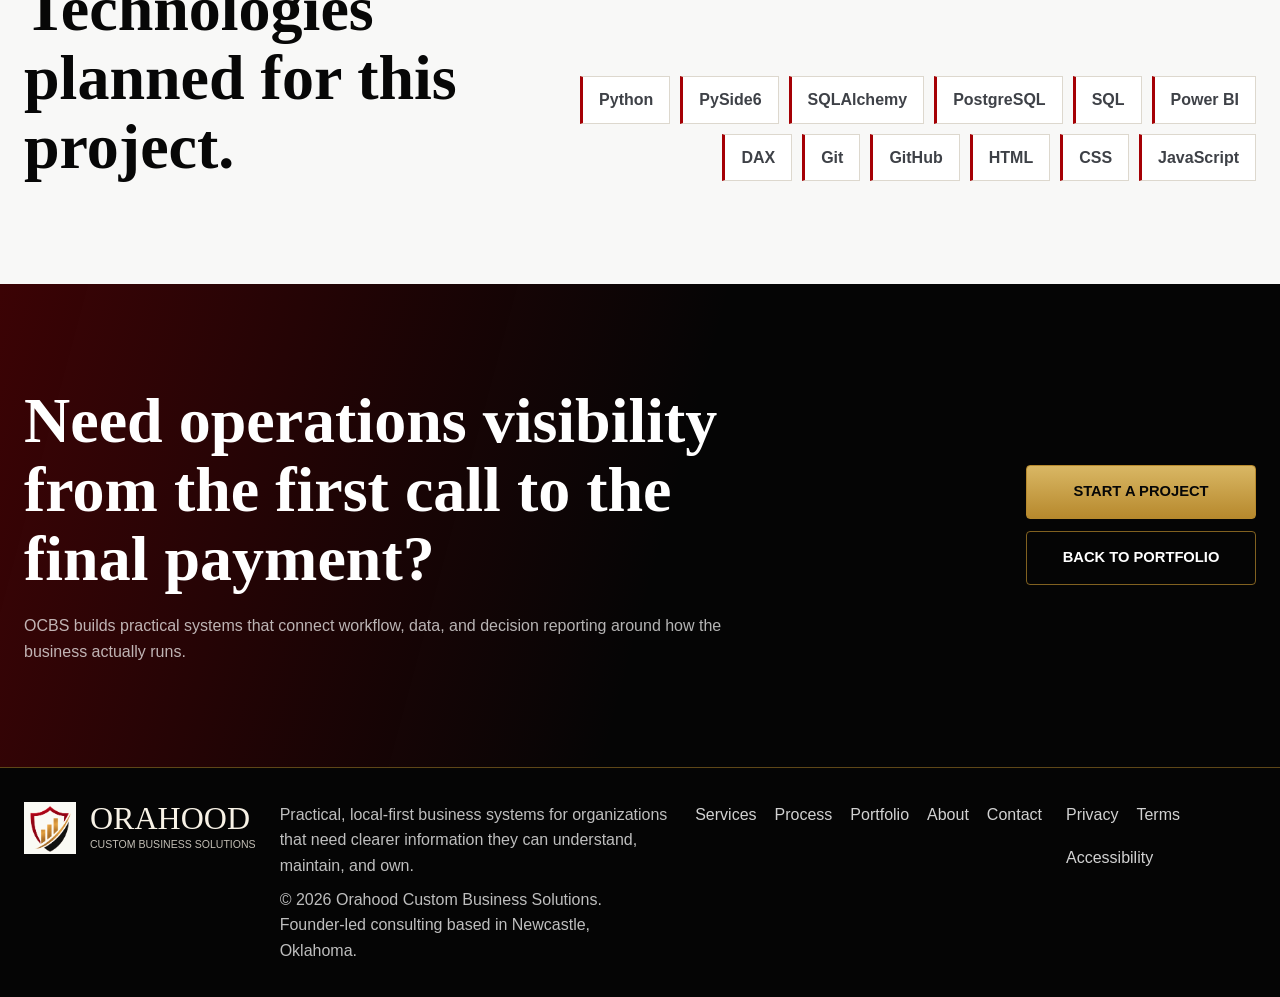
<file: portfolio-red-river.html>
<!DOCTYPE html>
<html lang="en">
  <head>
    <!-- Google tag (gtag.js) -->
    <script async src="https://www.googletagmanager.com/gtag/js?id=G-BSWL8F50F0"></script>
    <script>
      window.dataLayer = window.dataLayer || [];
      function gtag(){dataLayer.push(arguments);}
      gtag('js', new Date());

      gtag('config', 'G-BSWL8F50F0');
    </script>
    <!-- Microsoft Clarity -->
    <script type="text/javascript">
      (function(c,l,a,r,i,t,y){
          c[a]=c[a]||function(){(c[a].q=c[a].q||[]).push(arguments)};
          t=l.createElement(r);t.async=1;t.src="https://www.clarity.ms/tag/"+i;
          y=l.getElementsByTagName(r)[0];y.parentNode.insertBefore(t,y);
      })(window, document, "clarity", "script", "xm15tycycx");
    </script>
    <meta charset="utf-8">
    <meta name="viewport" content="width=device-width, initial-scale=1">
    <meta http-equiv="Content-Security-Policy" content="default-src 'self'; base-uri 'self'; object-src 'none'; script-src 'self' https://www.googletagmanager.com https://www.clarity.ms 'sha256-cpHYPZPGmISMK6CmU9kjs5+MxILZZfV61/QCoM1B9Bw=' 'sha256-DachWOae9p/rWuA9HHnBB2GF1Fl5F9bcha4+wbW97U8=' 'sha256-8V3C7sg7ZZxR3wuHJO6VIJ8xq9uNoQI+qnGS3Hl+88U='; style-src 'self'; img-src 'self' data: https:; media-src 'self'; font-src 'self'; connect-src 'self' https://formspree.io https://www.googletagmanager.com https://www.google-analytics.com https://*.google-analytics.com https://stats.g.doubleclick.net https://*.clarity.ms https://c.bing.com; form-action 'self' https://formspree.io; manifest-src 'self'; worker-src 'none'">
    <meta name="referrer" content="strict-origin-when-cross-origin">
    <title>Red River Restoration Operations Intelligence Platform | OCBS Portfolio</title>
    <meta name="description" content="Preview the Red River Restoration operations intelligence platform, an OCBS portfolio concept for restoration project management, claims, crews, equipment, financial tracking, and BI dashboards.">
    <meta name="theme-color" content="#7c1711">
    <link rel="canonical" href="https://orahoodcbs.com/portfolio-red-river.html">
    <meta property="og:type" content="website">
    <meta property="og:title" content="Red River Restoration Operations Intelligence Platform | OCBS Portfolio">
    <meta property="og:description" content="A planned restoration-contractor operations and BI platform connecting jobs, claims, crews, equipment, financials, and executive reporting.">
    <meta property="og:url" content="https://orahoodcbs.com/portfolio-red-river.html">
    <meta property="og:image" content="https://orahoodcbs.com/assets/portfolio/red-river/red-river-restoration-teaser.png">
    <meta name="twitter:card" content="summary_large_image">
    <meta name="twitter:title" content="Red River Restoration Operations Intelligence Platform | OCBS Portfolio">
    <meta name="twitter:description" content="A planned restoration-contractor operations and BI platform connecting jobs, claims, crews, equipment, financials, and executive reporting.">
    <meta name="twitter:image" content="https://orahoodcbs.com/assets/portfolio/red-river/red-river-restoration-teaser.png">
    <link rel="icon" type="image/png" href="./orahood-logo.png">
    <link rel="stylesheet" href="./styles.css?v=20260714-portfolio">
  </head>
  <body data-page="portfolio" class="river-detail-page">
    <a class="skip-link" href="#mainContent">Skip to main content</a>

    <svg class="icon-sprite" aria-hidden="true">
      <symbol id="icon-mail" viewBox="0 0 24 24">
        <path d="M4 6h16v12H4V6Z"/><path d="m4 7 8 6 8-6"/>
      </symbol>
      <symbol id="icon-arrow" viewBox="0 0 24 24">
        <path d="M5 12h13M13 6l6 6-6 6"/>
      </symbol>
      <symbol id="icon-chart" viewBox="0 0 24 24">
        <path d="M4 19V5M4 19h16"/><path d="m7 15 4-5 4 3 5-8"/>
      </symbol>
      <symbol id="icon-database" viewBox="0 0 24 24">
        <ellipse cx="12" cy="5" rx="8" ry="3"/><path d="M4 5v7c0 1.7 3.6 3 8 3s8-1.3 8-3V5M4 12v7c0 1.7 3.6 3 8 3s8-1.3 8-3v-7"/>
      </symbol>
      <symbol id="icon-local" viewBox="0 0 24 24">
        <path d="M12 3 4 7v10l8 4 8-4V7l-8-4Z"/><path d="m4 7 8 4 8-4M12 11v10"/>
      </symbol>
      <symbol id="icon-close" viewBox="0 0 24 24">
        <path d="m5 5 14 14M19 5 5 19"/>
      </symbol>
    </svg>

    <header class="site-header" data-header>
      <a class="brand" href="./home.html" aria-label="Orahood Custom Business Solutions home">
        <span class="brand-mark" aria-hidden="true"></span>
        <span class="brand-text">
          <span class="brand-name">Orahood</span>
          <span class="brand-subtitle">Custom Business Solutions</span>
        </span>
      </a>
      <button class="nav-toggle" type="button" aria-label="Open navigation" aria-expanded="false" aria-controls="primaryNav">
        <span></span><span></span><span></span>
      </button>
      <nav id="primaryNav" class="primary-nav" aria-label="Primary navigation">
        <a href="./home.html">Home</a>
        <a href="./about.html">About</a>
        <a href="./services.html">Services</a>
        <a href="./process.html">Process</a>
        <a href="./portfolio.html" aria-current="page">Portfolio</a>
        <a href="./contact.html">Contact</a>
      </nav>
      <div class="header-actions">
        <a class="header-cta" href="./contact.html">
          <svg aria-hidden="true"><use href="#icon-mail"></use></svg>
          <span>Contact</span>
        </a>
      </div>
    </header>

    <main id="mainContent">
      <section class="ember-hero river-hero" aria-labelledby="riverTitle">
        <div class="section-shell ember-hero-shell">
          <div class="ember-hero-copy">
            <a class="project-back-link" href="./portfolio.html">Back to portfolio</a>
            <span class="status-badge status-planned">Planned concept</span>
            <h1 id="riverTitle">Red River Restoration <span>Operations Intelligence Platform</span></h1>
            <p>From first response to final payment, every project in one connected system. This planned portfolio build connects restoration project operations, claims, crews, equipment, financials, and executive dashboards.</p>
            <div class="ember-hero-actions">
              <a class="button button-gold" href="#riverApplication">View platform scope</a>
              <a class="text-link-light" href="./contact.html">Discuss a similar system <svg aria-hidden="true"><use href="#icon-arrow"></use></svg></a>
            </div>
          </div>
          <button class="ember-hero-media media-trigger" type="button" data-lightbox-src="assets/portfolio/red-river/red-river-restoration-teaser.png" data-lightbox-title="Red River Restoration dashboard teaser" data-lightbox-description="Visual direction for the Red River Restoration operations and intelligence platform." aria-label="Enlarge Red River Restoration dashboard teaser">
            <img src="./assets/portfolio/red-river/red-river-restoration-teaser.png" alt="Red River Restoration dashboard teaser with dark restoration jobsite, red accents, and executive reporting screens" width="1536" height="1024" decoding="async" loading="eager">
          </button>
        </div>
      </section>

      <section class="case-summary river-summary-section" aria-labelledby="riverSummaryHeading">
        <div class="section-shell">
          <div class="case-section-heading compact-heading">
            <div class="section-line"><span>Project summary</span></div>
            <h2 id="riverSummaryHeading">A connected platform for restoration work from intake to closeout.</h2>
          </div>
          <dl class="summary-grid">
            <div><dt>Industry</dt><dd>Restoration contracting / field service</dd></div>
            <div><dt>Architecture</dt><dd>PySide6 application -> SQLAlchemy -> PostgreSQL database -> Power BI dashboards</dd></div>
            <div><dt>Primary tools</dt><dd>Python, PySide6, SQLAlchemy, PostgreSQL, Power BI, DAX</dd></div>
            <div><dt>Deployment model</dt><dd>Planned multi-user staged portfolio build</dd></div>
            <div><dt>Purpose</dt><dd>Project management, customers, claims, crews, equipment, work orders, financial tracking, and executive reporting</dd></div>
          </dl>
        </div>
      </section>

      <section id="riverApplication" class="ember-app-section" aria-labelledby="riverAppTitle">
        <div class="section-shell">
          <div class="case-section-heading compact-heading">
            <div class="section-line"><span>Application side</span></div>
            <h2 id="riverAppTitle">A multi-user operations system for active restoration jobs.</h2>
            <p>The planned application will centralize project intake, property records, damage assessment, scheduling, equipment, claims, daily work, and closeout activity in one PostgreSQL-backed operating system.</p>
          </div>
          <div class="ember-architecture-rail" aria-label="Red River Restoration planned architecture">
            <article>
              <svg aria-hidden="true"><use href="#icon-local"></use></svg>
              <h3>PySide6 Application</h3>
              <p>Desktop interface for office, management, and field coordination.</p>
            </article>
            <article>
              <svg aria-hidden="true"><use href="#icon-database"></use></svg>
              <h3>SQLAlchemy</h3>
              <p>Reusable application workflows and data access.</p>
            </article>
            <article>
              <svg aria-hidden="true"><use href="#icon-database"></use></svg>
              <h3>PostgreSQL Database</h3>
              <p>Centralized relational data model for multiple employees and computers.</p>
            </article>
            <article>
              <svg aria-hidden="true"><use href="#icon-chart"></use></svg>
              <h3>Power BI Dashboards</h3>
              <p>Interactive performance reporting for leadership and operations.</p>
            </article>
          </div>
          <div class="ember-panel-grid ember-module-grid">
            <article>
              <span>01</span>
              <h3>Project &amp; Job Management</h3>
              <p>Track each project from intake through completion with customer, property, service type, severity, status, priority, crew, dates, notes, and activity history.</p>
            </article>
            <article>
              <span>02</span>
              <h3>Customer &amp; Property Records</h3>
              <p>Maintain contact details, residential and commercial properties, insurance information, claim numbers, policy details, and prior restoration history.</p>
            </article>
            <article>
              <span>03</span>
              <h3>Inspection &amp; Damage Assessment</h3>
              <p>Document water, fire, smoke, mold, and storm classifications, affected areas, severity, readings, notes, recommended services, and estimated resources.</p>
            </article>
            <article>
              <span>04</span>
              <h3>Scheduling &amp; Crew Management</h3>
              <p>Coordinate schedules, crew assignments, employee availability, milestones, appointments, workload visibility, and scheduling conflict identification.</p>
            </article>
            <article>
              <span>05</span>
              <h3>Equipment Tracking</h3>
              <p>Monitor air movers, dehumidifiers, air scrubbers, moisture meters, generators, specialty equipment, deployment dates, utilization, returns, and maintenance status.</p>
            </article>
            <article>
              <span>06</span>
              <h3>Estimates, Costs &amp; Financial Tracking</h3>
              <p>Connect estimates, labor, equipment charges, materials, subcontractors, insurance payments, customer payments, balances, revenue, and gross profit analysis.</p>
            </article>
            <article>
              <span>07</span>
              <h3>Insurance &amp; Claims Management</h3>
              <p>Track carriers, adjusters, claim numbers, claim status, estimated values, approvals, payments received, outstanding balances, and important deadlines.</p>
            </article>
            <article>
              <span>08</span>
              <h3>Work Orders &amp; Daily Activity</h3>
              <p>Record job notes, completed work, labor hours, installed or returned equipment, materials used, progress updates, and issues needing management attention.</p>
            </article>
          </div>
        </div>
      </section>

      <section id="riverReporting" class="ember-scope-section" aria-labelledby="riverReportingTitle">
        <div class="section-shell">
          <div class="case-section-heading compact-heading">
            <div class="section-line"><span>Reporting side</span></div>
            <h2 id="riverReportingTitle">Seven reporting views for restoration performance.</h2>
            <p>The BI plan turns operational data into management dashboards for current workload, profitability, claims, crews, equipment, customers, and service demand.</p>
          </div>
          <div class="ember-panel-grid ember-report-grid">
            <article>
              <span>01</span>
              <h3>Executive Overview</h3>
              <p>Total revenue, gross profit, active projects, open estimates, completed projects, average project value, receivables, revenue trends, status distribution, and recent activity.</p>
            </article>
            <article>
              <span>02</span>
              <h3>Project Performance</h3>
              <p>Projects by restoration type and status, duration, estimated versus actual completion, completion trends, backlog, attention flags, and on-time completion.</p>
            </article>
            <article>
              <span>03</span>
              <h3>Financial Performance</h3>
              <p>Revenue over time, gross profit, gross margin %, estimated versus actual cost, revenue by service, project manager, insurance carrier, average value, and balances.</p>
            </article>
            <article>
              <span>04</span>
              <h3>Claims &amp; Insurance Analytics</h3>
              <p>Claims by carrier, approval rates, average claim value, outstanding insurance payments, payment turnaround, provider revenue, and delayed claims.</p>
            </article>
            <article>
              <span>05</span>
              <h3>Crew &amp; Operational Performance</h3>
              <p>Labor hours, crew utilization, employee workload, projects completed by crew, revenue supported by employee, completion time, overtime, and productivity.</p>
            </article>
            <article>
              <span>06</span>
              <h3>Equipment Utilization</h3>
              <p>Equipment deployed, available equipment, utilization rate, equipment by project, average deployment duration, maintenance needs, and demand trends.</p>
            </article>
            <article>
              <span>07</span>
              <h3>Customer &amp; Market Insights</h3>
              <p>Residential versus commercial revenue, projects by service, repeat customers, customer locations, revenue by geographic area, seasonal trends, and average project value.</p>
            </article>
          </div>
        </div>
      </section>

      <section class="ember-dashboard-section river-dashboard-section" aria-labelledby="riverDashboardTitle">
        <div class="section-shell ember-dashboard-shell">
          <div class="ember-dashboard-copy">
            <div class="section-line on-dark"><span>Dashboard preview</span></div>
            <h2 id="riverDashboardTitle">A darker field-operations look for high-pressure restoration work.</h2>
            <p>The teaser establishes a black, red, weathered-metal, and jobsite-gold palette with practical executive cards, project status, financial trend, and mobile visibility for active jobs.</p>
          </div>
          <div class="ember-metric-list" aria-label="Preview Red River dashboard metrics">
            <div><dt>Active Projects</dt><dd>12</dd></div>
            <div><dt>Total Revenue</dt><dd>$482,650</dd></div>
            <div><dt>Gross Profit</dt><dd>$126,430</dd></div>
            <div><dt>Open Jobs</dt><dd>9</dd></div>
            <div><dt>Project Focus</dt><dd>Water / Fire / Storm</dd></div>
            <div><dt>Core Lens</dt><dd>Job Profitability</dd></div>
          </div>
        </div>
      </section>

      <section class="ember-facts-section" aria-labelledby="riverFactsTitle">
        <div class="section-shell">
          <div class="case-section-heading">
            <div class="section-line"><span>Case-study status</span></div>
            <h2 id="riverFactsTitle">What is ready now, and what still needs evidence.</h2>
          </div>
          <dl class="case-facts-grid ember-facts-grid">
            <div><dt>Status</dt><dd>Planned concept / staged portfolio preview.</dd></div>
            <div><dt>Business type</dt><dd>Fictional restoration contractor.</dd></div>
            <div><dt>Primary audience</dt><dd>Owners and managers who need connected project, claim, crew, equipment, financial, and reporting visibility.</dd></div>
            <div><dt>Application stack</dt><dd>PySide6, Python, SQLAlchemy, and PostgreSQL.</dd></div>
            <div><dt>Reporting scope</dt><dd>Executive, project, financial, claims, crew, equipment, and customer-market dashboards.</dd></div>
            <div><dt>Planned evidence</dt><dd>Working screens, database model, reporting pages, validation notes, and implementation details.</dd></div>
            <div><dt>Disclosure</dt><dd>No real customer, claim, employee, property, or financial data is represented on this staged preview page.</dd></div>
          </dl>
        </div>
      </section>

      <section class="technology-section" aria-labelledby="riverTechnologyTitle">
        <div class="section-shell technology-shell">
          <div class="case-section-heading compact-heading">
            <div class="section-line"><span>Technology</span></div>
            <h2 id="riverTechnologyTitle">Technologies planned for this project.</h2>
          </div>
          <ul class="technology-list" aria-label="Technologies planned for Red River Restoration">
            <li>Python</li><li>PySide6</li><li>SQLAlchemy</li><li>PostgreSQL</li><li>SQL</li><li>Power BI</li><li>DAX</li><li>Git</li><li>GitHub</li><li>HTML</li><li>CSS</li><li>JavaScript</li>
          </ul>
        </div>
      </section>

      <section class="case-cta ember-cta river-cta" aria-labelledby="riverCtaTitle">
        <div class="section-shell case-cta-shell">
          <div>
            <h2 id="riverCtaTitle">Need operations visibility from the first call to the final payment?</h2>
            <p>OCBS builds practical systems that connect workflow, data, and decision reporting around how the business actually runs.</p>
          </div>
          <div class="case-cta-actions">
            <a class="button button-gold" href="./contact.html#contactForm">Start a project</a>
            <a class="button button-ghost-dark" href="./portfolio.html">Back to portfolio</a>
          </div>
        </div>
      </section>
    </main>

    <dialog id="mediaLightbox" class="media-lightbox" aria-labelledby="lightboxTitle" aria-describedby="lightboxDescription">
      <div class="lightbox-frame">
        <button class="lightbox-close" type="button" aria-label="Close image">
          <svg aria-hidden="true"><use href="#icon-close"></use></svg>
        </button>
        <img id="lightboxImage" src="[data-uri]" alt="">
        <div class="lightbox-caption">
          <h2 id="lightboxTitle">Portfolio image</h2>
          <p id="lightboxDescription">Selected portfolio image details.</p>
        </div>
      </div>
    </dialog>

    <footer class="site-footer">
      <div class="section-shell footer-shell">
        <a class="brand footer-brand" href="./home.html">
          <span class="brand-mark" aria-hidden="true"></span>
          <span class="brand-text">
            <span class="brand-name">Orahood</span>
            <span class="brand-subtitle">Custom Business Solutions</span>
          </span>
        </a>
        <div class="footer-summary">
          <p>Practical, local-first business systems for organizations that need clearer information they can understand, maintain, and own.</p>
          <p class="copyright">&copy; <span data-current-year></span> Orahood Custom Business Solutions. Founder-led consulting based in Newcastle, Oklahoma.</p>
        </div>
        <nav class="footer-links" aria-label="Footer navigation">
          <a href="./services.html">Services</a>
          <a href="./process.html">Process</a>
          <a href="./portfolio.html">Portfolio</a>
          <a href="./about.html">About</a>
          <a href="./contact.html">Contact</a>
        </nav>
        <nav class="footer-legal" aria-label="Legal and trust links">
          <a href="./privacy.html">Privacy</a>
          <a href="./terms.html">Terms</a>
          <a href="./accessibility.html">Accessibility</a>
        </nav>
      </div>
    </footer>

    <script src="./script.js?v=20260713-social-links" defer></script>
  </body>
</html>
</file>
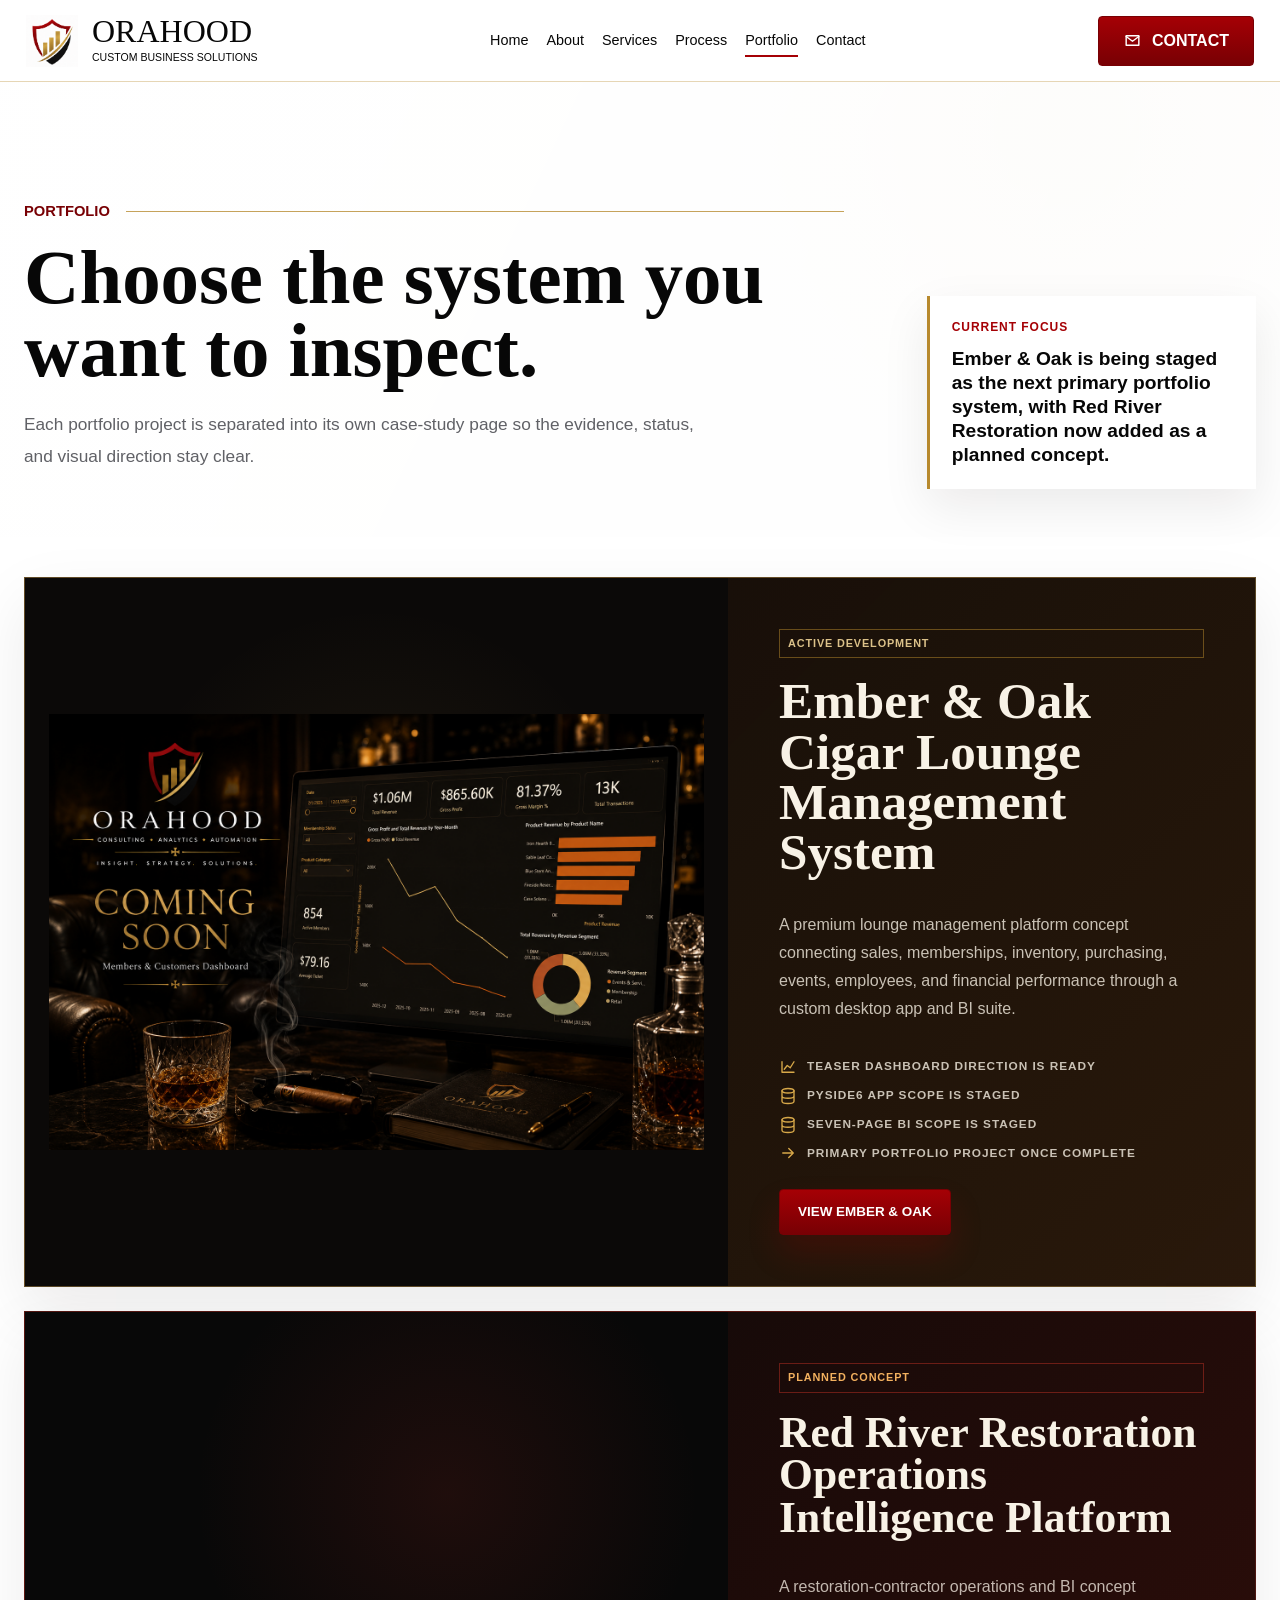
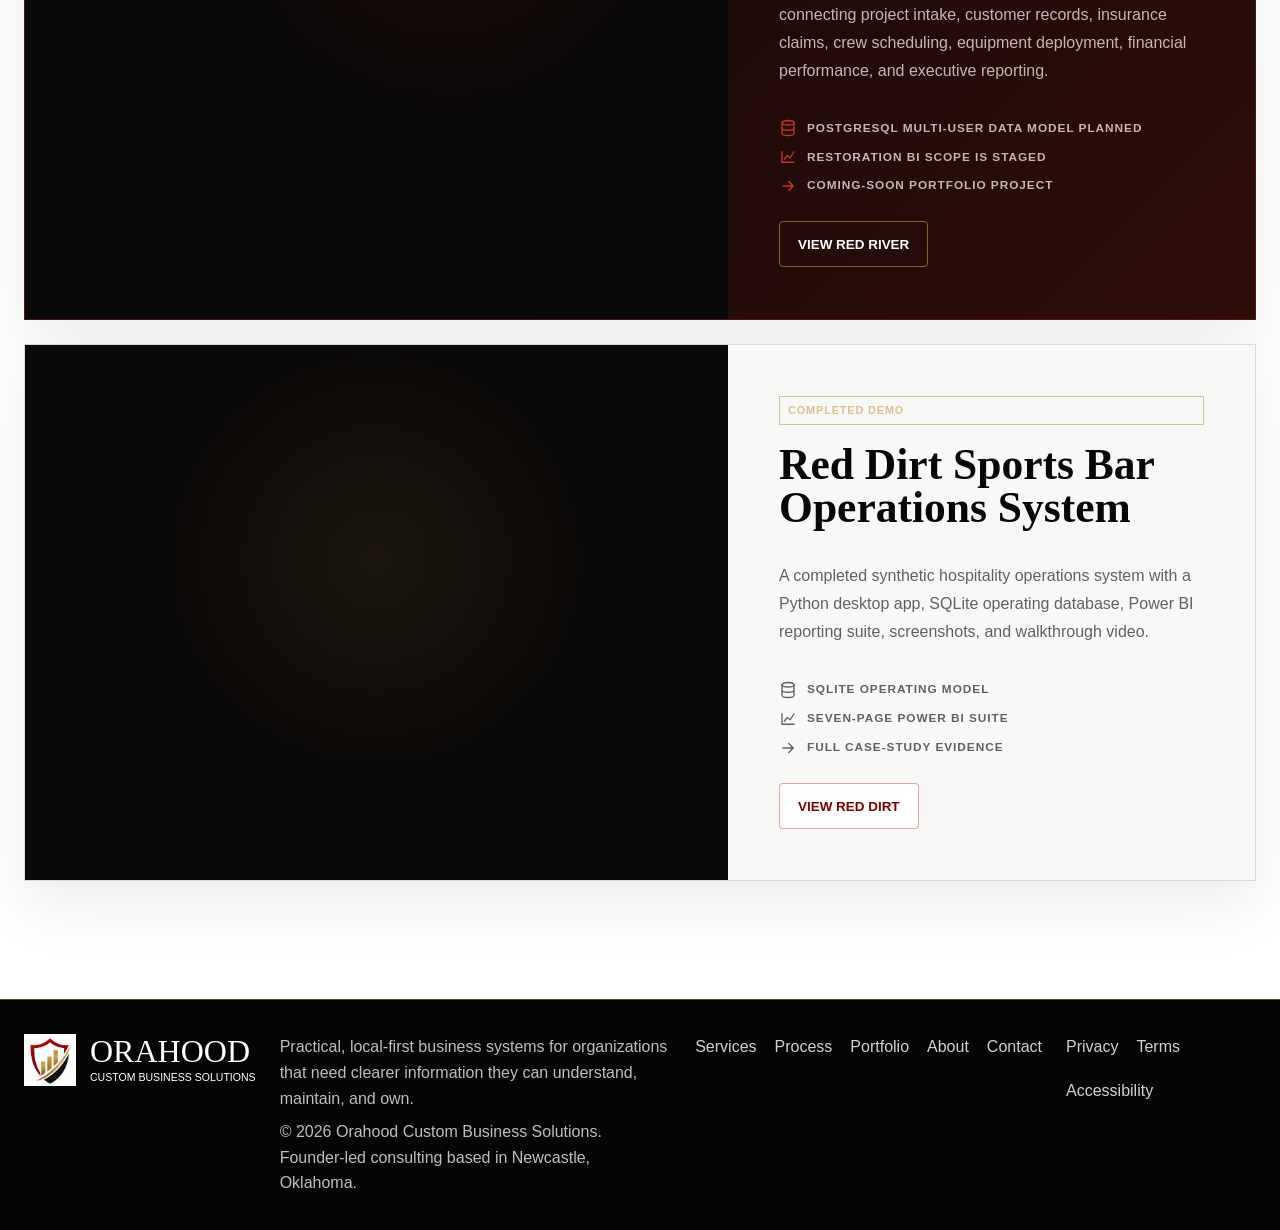
<file: portfolio.html>
<!DOCTYPE html>
<html lang="en">
  <head>
    <!-- Google tag (gtag.js) -->
    <script async src="https://www.googletagmanager.com/gtag/js?id=G-BSWL8F50F0"></script>
    <script>
      window.dataLayer = window.dataLayer || [];
      function gtag(){dataLayer.push(arguments);}
      gtag('js', new Date());

      gtag('config', 'G-BSWL8F50F0');
    </script>
    <!-- Microsoft Clarity -->
    <script type="text/javascript">
      (function(c,l,a,r,i,t,y){
          c[a]=c[a]||function(){(c[a].q=c[a].q||[]).push(arguments)};
          t=l.createElement(r);t.async=1;t.src="https://www.clarity.ms/tag/"+i;
          y=l.getElementsByTagName(r)[0];y.parentNode.insertBefore(t,y);
      })(window, document, "clarity", "script", "xm15tycycx");
    </script>
    <meta charset="utf-8">
    <meta name="viewport" content="width=device-width, initial-scale=1">
    <meta http-equiv="Content-Security-Policy" content="default-src 'self'; base-uri 'self'; object-src 'none'; script-src 'self' https://www.googletagmanager.com https://www.clarity.ms https://*.clarity.ms 'sha256-cpHYPZPGmISMK6CmU9kjs5+MxILZZfV61/QCoM1B9Bw=' 'sha256-DachWOae9p/rWuA9HHnBB2GF1Fl5F9bcha4+wbW97U8=' 'sha256-8V3C7sg7ZZxR3wuHJO6VIJ8xq9uNoQI+qnGS3Hl+88U='; style-src 'self'; img-src 'self' data: https:; media-src 'self'; font-src 'self'; connect-src 'self' https://formspree.io https://www.googletagmanager.com https://www.google-analytics.com https://*.google-analytics.com https://stats.g.doubleclick.net https://*.clarity.ms https://c.bing.com; form-action 'self' https://formspree.io; manifest-src 'self'; worker-src 'none'">
    <meta name="referrer" content="strict-origin-when-cross-origin">
    <title>Portfolio | Orahood Custom Business Solutions</title>
    <meta name="description" content="Choose an OCBS portfolio project, including Ember & Oak, Red River Restoration, and the completed Red Dirt Sports Bar operations system.">
    <meta name="theme-color" content="#a50005">
    <link rel="canonical" href="https://orahoodcbs.com/portfolio.html">
    <meta property="og:type" content="website">
    <meta property="og:title" content="Portfolio | Orahood Custom Business Solutions">
    <meta property="og:description" content="Choose an OCBS portfolio project, including Ember & Oak, Red River Restoration, and Red Dirt Sports Bar.">
    <meta property="og:url" content="https://orahoodcbs.com/portfolio.html">
    <meta property="og:image" content="https://orahoodcbs.com/assets/portfolio/ember-oak/ember-oak-dashboard-teaser.png">
    <meta name="twitter:card" content="summary_large_image">
    <meta name="twitter:title" content="Portfolio | Orahood Custom Business Solutions">
    <meta name="twitter:description" content="Choose an OCBS portfolio project, including Ember & Oak, Red River Restoration, and Red Dirt Sports Bar.">
    <meta name="twitter:image" content="https://orahoodcbs.com/assets/portfolio/ember-oak/ember-oak-dashboard-teaser.png">
    <link rel="icon" type="image/png" href="./orahood-logo.png">
    <link rel="stylesheet" href="./styles.css?v=20260714-portfolio">
  </head>
  <body data-page="portfolio">
    <a class="skip-link" href="#mainContent">Skip to main content</a>

    <svg class="icon-sprite" aria-hidden="true">
      <symbol id="icon-mail" viewBox="0 0 24 24">
        <path d="M4 6h16v12H4V6Z"/><path d="m4 7 8 6 8-6"/>
      </symbol>
      <symbol id="icon-arrow" viewBox="0 0 24 24">
        <path d="M5 12h13M13 6l6 6-6 6"/>
      </symbol>
      <symbol id="icon-chart" viewBox="0 0 24 24">
        <path d="M4 19V5M4 19h16"/><path d="m7 15 4-5 4 3 5-8"/>
      </symbol>
      <symbol id="icon-database" viewBox="0 0 24 24">
        <ellipse cx="12" cy="5" rx="8" ry="3"/><path d="M4 5v7c0 1.7 3.6 3 8 3s8-1.3 8-3V5M4 12v7c0 1.7 3.6 3 8 3s8-1.3 8-3v-7"/>
      </symbol>
    </svg>

    <header class="site-header" data-header>
      <a class="brand" href="./home.html" aria-label="Orahood Custom Business Solutions home">
        <span class="brand-mark" aria-hidden="true"></span>
        <span class="brand-text">
          <span class="brand-name">Orahood</span>
          <span class="brand-subtitle">Custom Business Solutions</span>
        </span>
      </a>
      <button class="nav-toggle" type="button" aria-label="Open navigation" aria-expanded="false" aria-controls="primaryNav">
        <span></span><span></span><span></span>
      </button>
      <nav id="primaryNav" class="primary-nav" aria-label="Primary navigation">
        <a href="./home.html">Home</a>
        <a href="./about.html">About</a>
        <a href="./services.html">Services</a>
        <a href="./process.html">Process</a>
        <a href="./portfolio.html" aria-current="page">Portfolio</a>
        <a href="./contact.html">Contact</a>
      </nav>
      <div class="header-actions">
        <a class="header-cta" href="./contact.html">
          <svg aria-hidden="true"><use href="#icon-mail"></use></svg>
          <span>Contact</span>
        </a>
      </div>
    </header>

    <main id="mainContent">
      <section class="portfolio-selector-section" aria-labelledby="portfolioTitle">
        <div class="section-shell portfolio-selector-shell">
          <div class="portfolio-selector-copy">
            <div class="section-line"><span>Portfolio</span></div>
            <h1 id="portfolioTitle">Choose the system you want to inspect.</h1>
            <p>Each portfolio project is separated into its own case-study page so the evidence, status, and visual direction stay clear.</p>
          </div>
          <div class="portfolio-selector-note">
            <span>Current focus</span>
            <strong>Ember &amp; Oak is being staged as the next primary portfolio system, with Red River Restoration now added as a planned concept.</strong>
          </div>
        </div>
      </section>

      <section class="portfolio-projects-section" aria-label="Portfolio project selection">
        <div class="section-shell portfolio-projects-grid">
          <article class="project-showcase-card is-featured">
            <a class="project-showcase-media" href="./portfolio-ember-oak.html" aria-label="View Ember and Oak Cigar Lounge Management System">
              <img src="./assets/portfolio/ember-oak/ember-oak-dashboard-teaser.png" alt="Ember and Oak cigar lounge dashboard teaser with dark leather, whiskey, cigar smoke, and gold dashboard styling" width="1536" height="1024" decoding="async" loading="eager">
            </a>
            <div class="project-showcase-content">
              <span class="status-badge status-active">Active development</span>
              <h2>Ember &amp; Oak Cigar Lounge Management System</h2>
              <p>A premium lounge management platform concept connecting sales, memberships, inventory, purchasing, events, employees, and financial performance through a custom desktop app and BI suite.</p>
              <ul class="project-meta-list">
                <li><svg aria-hidden="true"><use href="#icon-chart"></use></svg>Teaser dashboard direction is ready</li>
                <li><svg aria-hidden="true"><use href="#icon-database"></use></svg>PySide6 app scope is staged</li>
                <li><svg aria-hidden="true"><use href="#icon-database"></use></svg>Seven-page BI scope is staged</li>
                <li><svg aria-hidden="true"><use href="#icon-arrow"></use></svg>Primary portfolio project once complete</li>
              </ul>
              <div class="project-card-actions">
                <a class="button button-primary compact" href="./portfolio-ember-oak.html">View Ember &amp; Oak</a>
              </div>
            </div>
          </article>

          <article class="project-showcase-card is-river">
            <a class="project-showcase-media" href="./portfolio-red-river.html" aria-label="View Red River Restoration Operations Intelligence Platform">
              <img src="./assets/portfolio/red-river/red-river-restoration-teaser.png" alt="Red River Restoration dashboard teaser with dark restoration jobsite, red accents, and executive reporting screens" width="1536" height="1024" decoding="async" loading="lazy">
            </a>
            <div class="project-showcase-content">
              <span class="status-badge status-planned">Planned concept</span>
              <h2>Red River Restoration Operations Intelligence Platform</h2>
              <p>A restoration-contractor operations and BI concept connecting project intake, customer records, insurance claims, crew scheduling, equipment deployment, financial performance, and executive reporting.</p>
              <ul class="project-meta-list">
                <li><svg aria-hidden="true"><use href="#icon-database"></use></svg>PostgreSQL multi-user data model planned</li>
                <li><svg aria-hidden="true"><use href="#icon-chart"></use></svg>Restoration BI scope is staged</li>
                <li><svg aria-hidden="true"><use href="#icon-arrow"></use></svg>Coming-soon portfolio project</li>
              </ul>
              <div class="project-card-actions">
                <a class="button button-ghost-dark compact" href="./portfolio-red-river.html">View Red River</a>
              </div>
            </div>
          </article>

          <article class="project-showcase-card">
            <a class="project-showcase-media" href="./portfolio-red-dirt.html" aria-label="View Red Dirt Sports Bar Operations System">
              <img src="./assets/portfolio/red-dirt/red-dirt-card-teaser.jpg" alt="Red Dirt Sports Bar operations intelligence system teaser with dark sports bar dashboard screens and red and gold accents" width="1280" height="853" decoding="async" loading="lazy">
            </a>
            <div class="project-showcase-content">
              <span class="status-badge status-complete">Completed demo</span>
              <h2>Red Dirt Sports Bar Operations System</h2>
              <p>A completed synthetic hospitality operations system with a Python desktop app, SQLite operating database, Power BI reporting suite, screenshots, and walkthrough video.</p>
              <ul class="project-meta-list">
                <li><svg aria-hidden="true"><use href="#icon-database"></use></svg>SQLite operating model</li>
                <li><svg aria-hidden="true"><use href="#icon-chart"></use></svg>Seven-page Power BI suite</li>
                <li><svg aria-hidden="true"><use href="#icon-arrow"></use></svg>Full case-study evidence</li>
              </ul>
              <div class="project-card-actions">
                <a class="button button-ghost-dark compact" href="./portfolio-red-dirt.html">View Red Dirt</a>
              </div>
            </div>
          </article>
        </div>
      </section>
    </main>

    <footer class="site-footer">
      <div class="section-shell footer-shell">
        <a class="brand footer-brand" href="./home.html">
          <span class="brand-mark" aria-hidden="true"></span>
          <span class="brand-text">
            <span class="brand-name">Orahood</span>
            <span class="brand-subtitle">Custom Business Solutions</span>
          </span>
        </a>
        <div class="footer-summary">
          <p>Practical, local-first business systems for organizations that need clearer information they can understand, maintain, and own.</p>
          <p class="copyright">&copy; <span data-current-year></span> Orahood Custom Business Solutions. Founder-led consulting based in Newcastle, Oklahoma.</p>
        </div>
        <nav class="footer-links" aria-label="Footer navigation">
          <a href="./services.html">Services</a>
          <a href="./process.html">Process</a>
          <a href="./portfolio.html">Portfolio</a>
          <a href="./about.html">About</a>
          <a href="./contact.html">Contact</a>
        </nav>
        <nav class="footer-legal" aria-label="Legal and trust links">
          <a href="./privacy.html">Privacy</a>
          <a href="./terms.html">Terms</a>
          <a href="./accessibility.html">Accessibility</a>
        </nav>
      </div>
    </footer>

    <script src="./script.js?v=20260713-social-links" defer></script>
  </body>
</html>
</file>
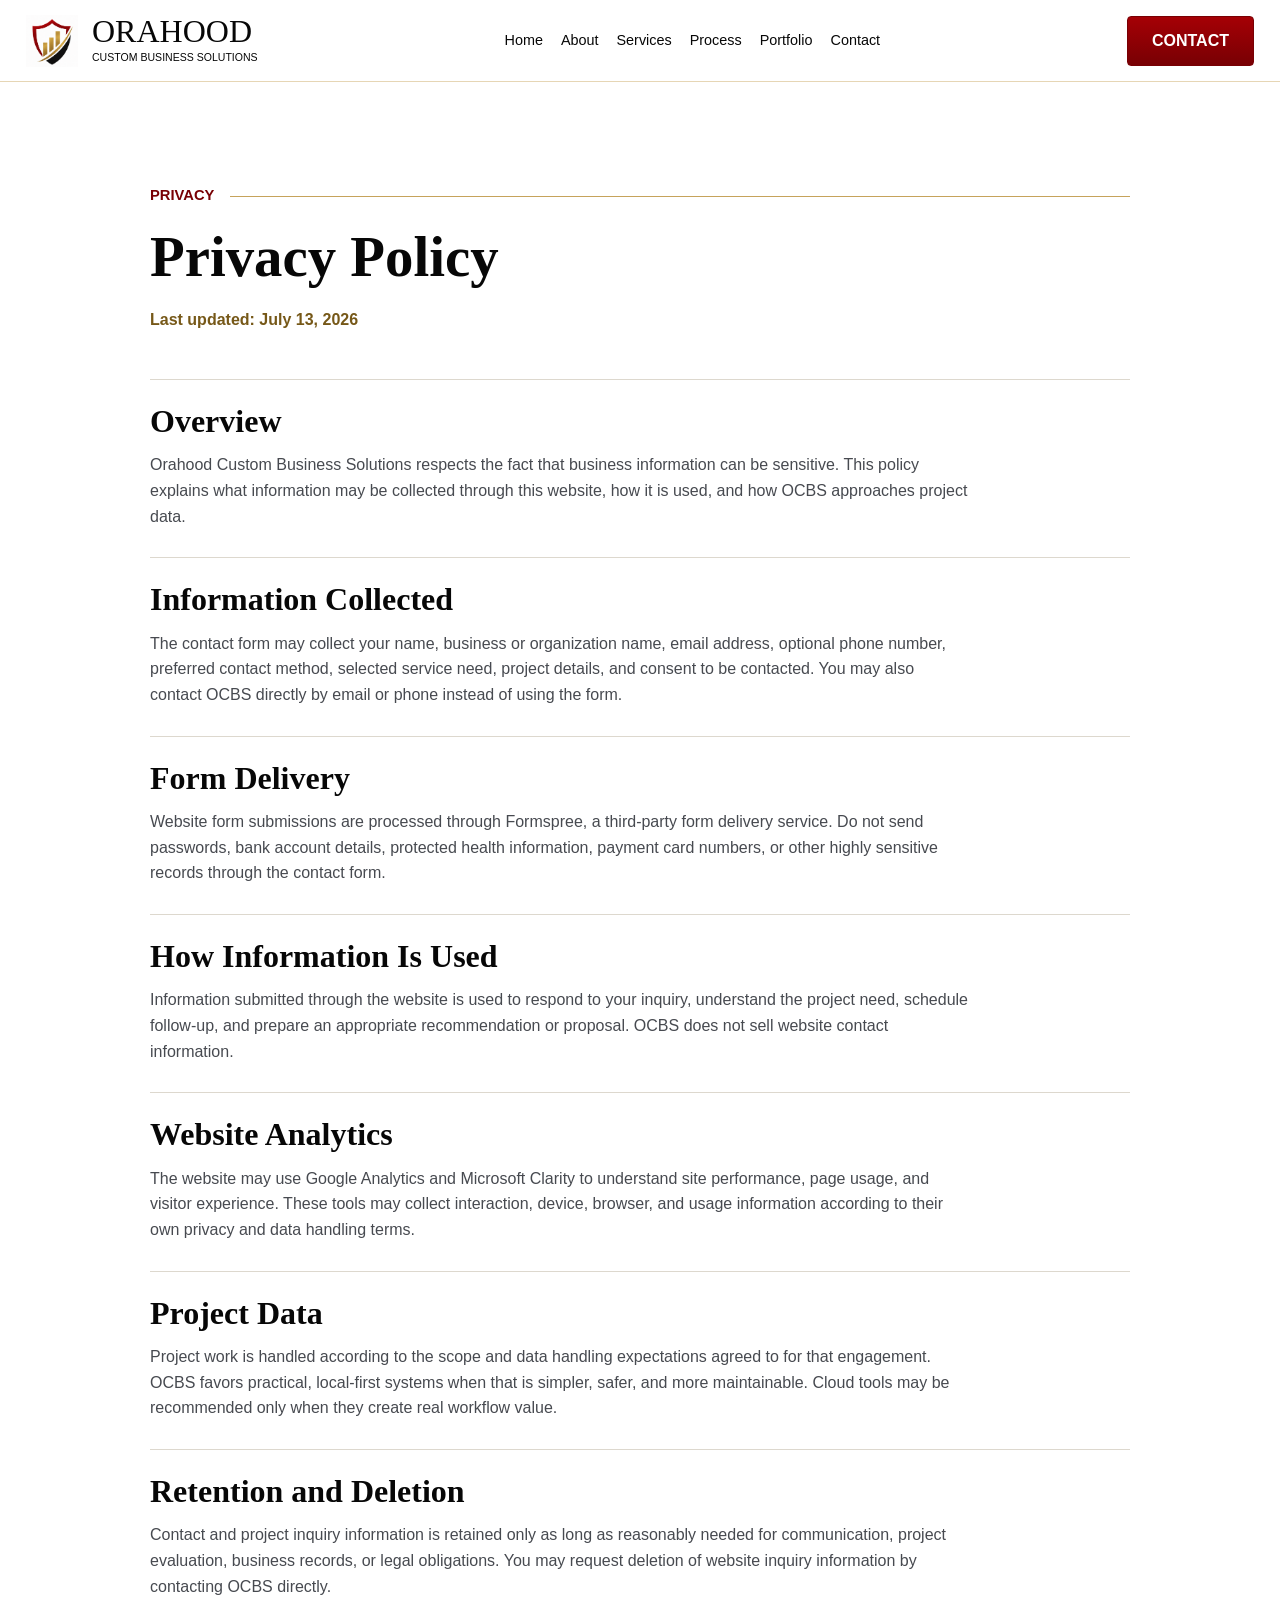
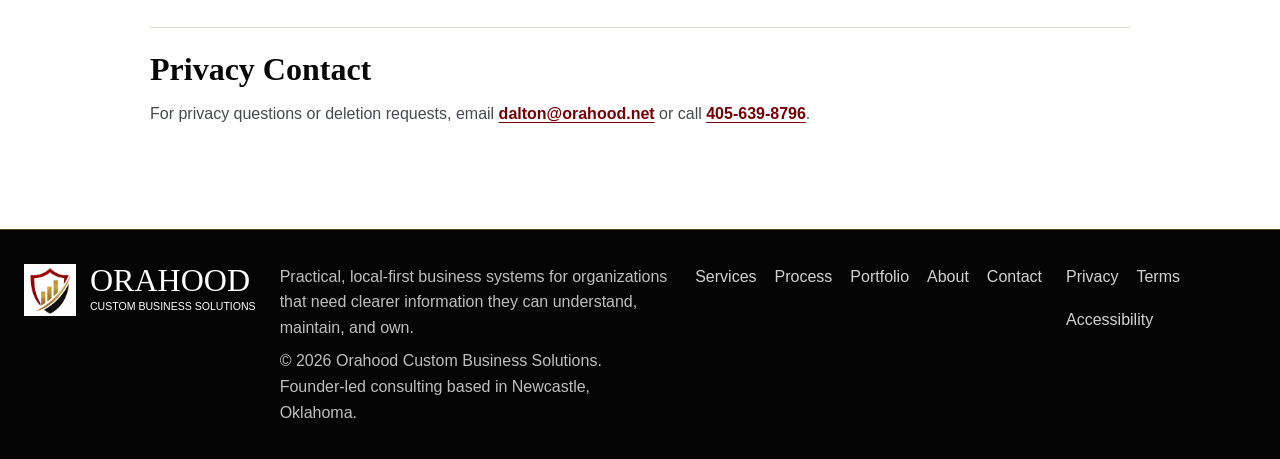
<file: privacy.html>
<!DOCTYPE html>
<html lang="en">
  <head>
    <!-- Google tag (gtag.js) -->
    <script async src="https://www.googletagmanager.com/gtag/js?id=G-BSWL8F50F0"></script>
    <script>
      window.dataLayer = window.dataLayer || [];
      function gtag(){dataLayer.push(arguments);}
      gtag('js', new Date());

      gtag('config', 'G-BSWL8F50F0');
    </script>
    <!-- Microsoft Clarity -->
    <script type="text/javascript">
      (function(c,l,a,r,i,t,y){
          c[a]=c[a]||function(){(c[a].q=c[a].q||[]).push(arguments)};
          t=l.createElement(r);t.async=1;t.src="https://www.clarity.ms/tag/"+i;
          y=l.getElementsByTagName(r)[0];y.parentNode.insertBefore(t,y);
      })(window, document, "clarity", "script", "xm15tycycx");
    </script>
    <meta charset="utf-8">
    <meta name="viewport" content="width=device-width, initial-scale=1">
    <meta http-equiv="Content-Security-Policy" content="default-src 'self'; base-uri 'self'; object-src 'none'; script-src 'self' https://www.googletagmanager.com https://www.clarity.ms 'sha256-cpHYPZPGmISMK6CmU9kjs5+MxILZZfV61/QCoM1B9Bw=' 'sha256-DachWOae9p/rWuA9HHnBB2GF1Fl5F9bcha4+wbW97U8=' 'sha256-8V3C7sg7ZZxR3wuHJO6VIJ8xq9uNoQI+qnGS3Hl+88U='; style-src 'self'; img-src 'self' data: https:; media-src 'self'; font-src 'self'; connect-src 'self' https://formspree.io https://www.googletagmanager.com https://www.google-analytics.com https://*.google-analytics.com https://stats.g.doubleclick.net https://*.clarity.ms https://c.bing.com; form-action 'self' https://formspree.io; manifest-src 'self'; worker-src 'none'">
    <meta name="referrer" content="strict-origin-when-cross-origin">
    <title>Privacy Policy | Orahood Custom Business Solutions</title>
    <meta name="description" content="Privacy and data handling practices for Orahood Custom Business Solutions, including contact form information, project data, and local-first consulting work.">
    <meta name="theme-color" content="#a50005">
    <link rel="canonical" href="https://orahoodcbs.com/privacy.html">
    <meta property="og:type" content="website">
    <meta property="og:title" content="Privacy Policy | Orahood Custom Business Solutions">
    <meta property="og:description" content="How OCBS handles contact information, project details, and client data with a privacy-conscious, local-first posture.">
    <meta property="og:url" content="https://orahoodcbs.com/privacy.html">
    <meta property="og:image" content="https://orahoodcbs.com/assets/ocbs-social-preview.png">
    <meta name="twitter:card" content="summary_large_image">
    <meta name="twitter:title" content="Privacy Policy | Orahood Custom Business Solutions">
    <meta name="twitter:description" content="How OCBS handles contact information, project details, and client data.">
    <meta name="twitter:image" content="https://orahoodcbs.com/assets/ocbs-social-preview.png">
    <link rel="icon" type="image/png" href="./orahood-logo.png">
    <link rel="stylesheet" href="./styles.css?v=20260714-portfolio">
  </head>
  <body data-page="privacy">
    <a class="skip-link" href="#mainContent">Skip to main content</a>

    <header class="site-header" data-header>
      <a class="brand" href="./home.html" aria-label="Orahood Custom Business Solutions home">
        <span class="brand-mark" aria-hidden="true"></span>
        <span class="brand-text">
          <span class="brand-name">Orahood</span>
          <span class="brand-subtitle">Custom Business Solutions</span>
        </span>
      </a>
      <button class="nav-toggle" type="button" aria-label="Open navigation" aria-expanded="false" aria-controls="primaryNav">
        <span></span><span></span><span></span>
      </button>
      <nav id="primaryNav" class="primary-nav" aria-label="Primary navigation">
        <a href="./home.html">Home</a>
        <a href="./about.html">About</a>
        <a href="./services.html">Services</a>
        <a href="./process.html">Process</a>
        <a href="./portfolio.html">Portfolio</a>
        <a href="./contact.html">Contact</a>
      </nav>
      <div class="header-actions">
        <a class="header-cta" href="./contact.html"><span>Contact</span></a>
      </div>
    </header>

    <main id="mainContent">
      <section class="legal-page section-anchor" aria-labelledby="privacyTitle">
        <div class="section-shell legal-shell">
          <div class="section-line"><span>Privacy</span></div>
          <h1 id="privacyTitle">Privacy Policy</h1>
          <p class="legal-updated">Last updated: July 13, 2026</p>

          <div class="legal-content">
            <section aria-labelledby="privacyOverview">
              <h2 id="privacyOverview">Overview</h2>
              <p>Orahood Custom Business Solutions respects the fact that business information can be sensitive. This policy explains what information may be collected through this website, how it is used, and how OCBS approaches project data.</p>
            </section>

            <section aria-labelledby="privacyCollected">
              <h2 id="privacyCollected">Information Collected</h2>
              <p>The contact form may collect your name, business or organization name, email address, optional phone number, preferred contact method, selected service need, project details, and consent to be contacted. You may also contact OCBS directly by email or phone instead of using the form.</p>
            </section>

            <section aria-labelledby="privacyFormspree">
              <h2 id="privacyFormspree">Form Delivery</h2>
              <p>Website form submissions are processed through Formspree, a third-party form delivery service. Do not send passwords, bank account details, protected health information, payment card numbers, or other highly sensitive records through the contact form.</p>
            </section>

            <section aria-labelledby="privacyUse">
              <h2 id="privacyUse">How Information Is Used</h2>
              <p>Information submitted through the website is used to respond to your inquiry, understand the project need, schedule follow-up, and prepare an appropriate recommendation or proposal. OCBS does not sell website contact information.</p>
            </section>

            <section aria-labelledby="privacyAnalytics">
              <h2 id="privacyAnalytics">Website Analytics</h2>
              <p>The website may use Google Analytics and Microsoft Clarity to understand site performance, page usage, and visitor experience. These tools may collect interaction, device, browser, and usage information according to their own privacy and data handling terms.</p>
            </section>

            <section aria-labelledby="privacyProjectData">
              <h2 id="privacyProjectData">Project Data</h2>
              <p>Project work is handled according to the scope and data handling expectations agreed to for that engagement. OCBS favors practical, local-first systems when that is simpler, safer, and more maintainable. Cloud tools may be recommended only when they create real workflow value.</p>
            </section>

            <section aria-labelledby="privacyRetention">
              <h2 id="privacyRetention">Retention and Deletion</h2>
              <p>Contact and project inquiry information is retained only as long as reasonably needed for communication, project evaluation, business records, or legal obligations. You may request deletion of website inquiry information by contacting OCBS directly.</p>
            </section>

            <section aria-labelledby="privacyContact">
              <h2 id="privacyContact">Privacy Contact</h2>
              <p>For privacy questions or deletion requests, email <a href="mailto:dalton@orahood.net">dalton@orahood.net</a> or call <a href="tel:+14056398796">405&#8209;639&#8209;8796</a>.</p>
            </section>
          </div>
        </div>
      </section>
    </main>

    <footer class="site-footer">
      <div class="section-shell footer-shell">
        <a class="brand footer-brand" href="./home.html">
          <span class="brand-mark" aria-hidden="true"></span>
          <span class="brand-text">
            <span class="brand-name">Orahood</span>
            <span class="brand-subtitle">Custom Business Solutions</span>
          </span>
        </a>
        <div class="footer-summary">
          <p>Practical, local-first business systems for organizations that need clearer information they can understand, maintain, and own.</p>
          <p class="copyright">&copy; <span data-current-year></span> Orahood Custom Business Solutions. Founder-led consulting based in Newcastle, Oklahoma.</p>
        </div>
        <nav class="footer-links" aria-label="Footer navigation">
          <a href="./services.html">Services</a>
          <a href="./process.html">Process</a>
          <a href="./portfolio.html">Portfolio</a>
          <a href="./about.html">About</a>
          <a href="./contact.html">Contact</a>
        </nav>
        <nav class="footer-legal" aria-label="Legal and trust links">
          <a href="./privacy.html" aria-current="page">Privacy</a>
          <a href="./terms.html">Terms</a>
          <a href="./accessibility.html">Accessibility</a>
        </nav>
      </div>
    </footer>

    <script src="./script.js?v=20260713-social-links" defer></script>
  </body>
</html>
</file>
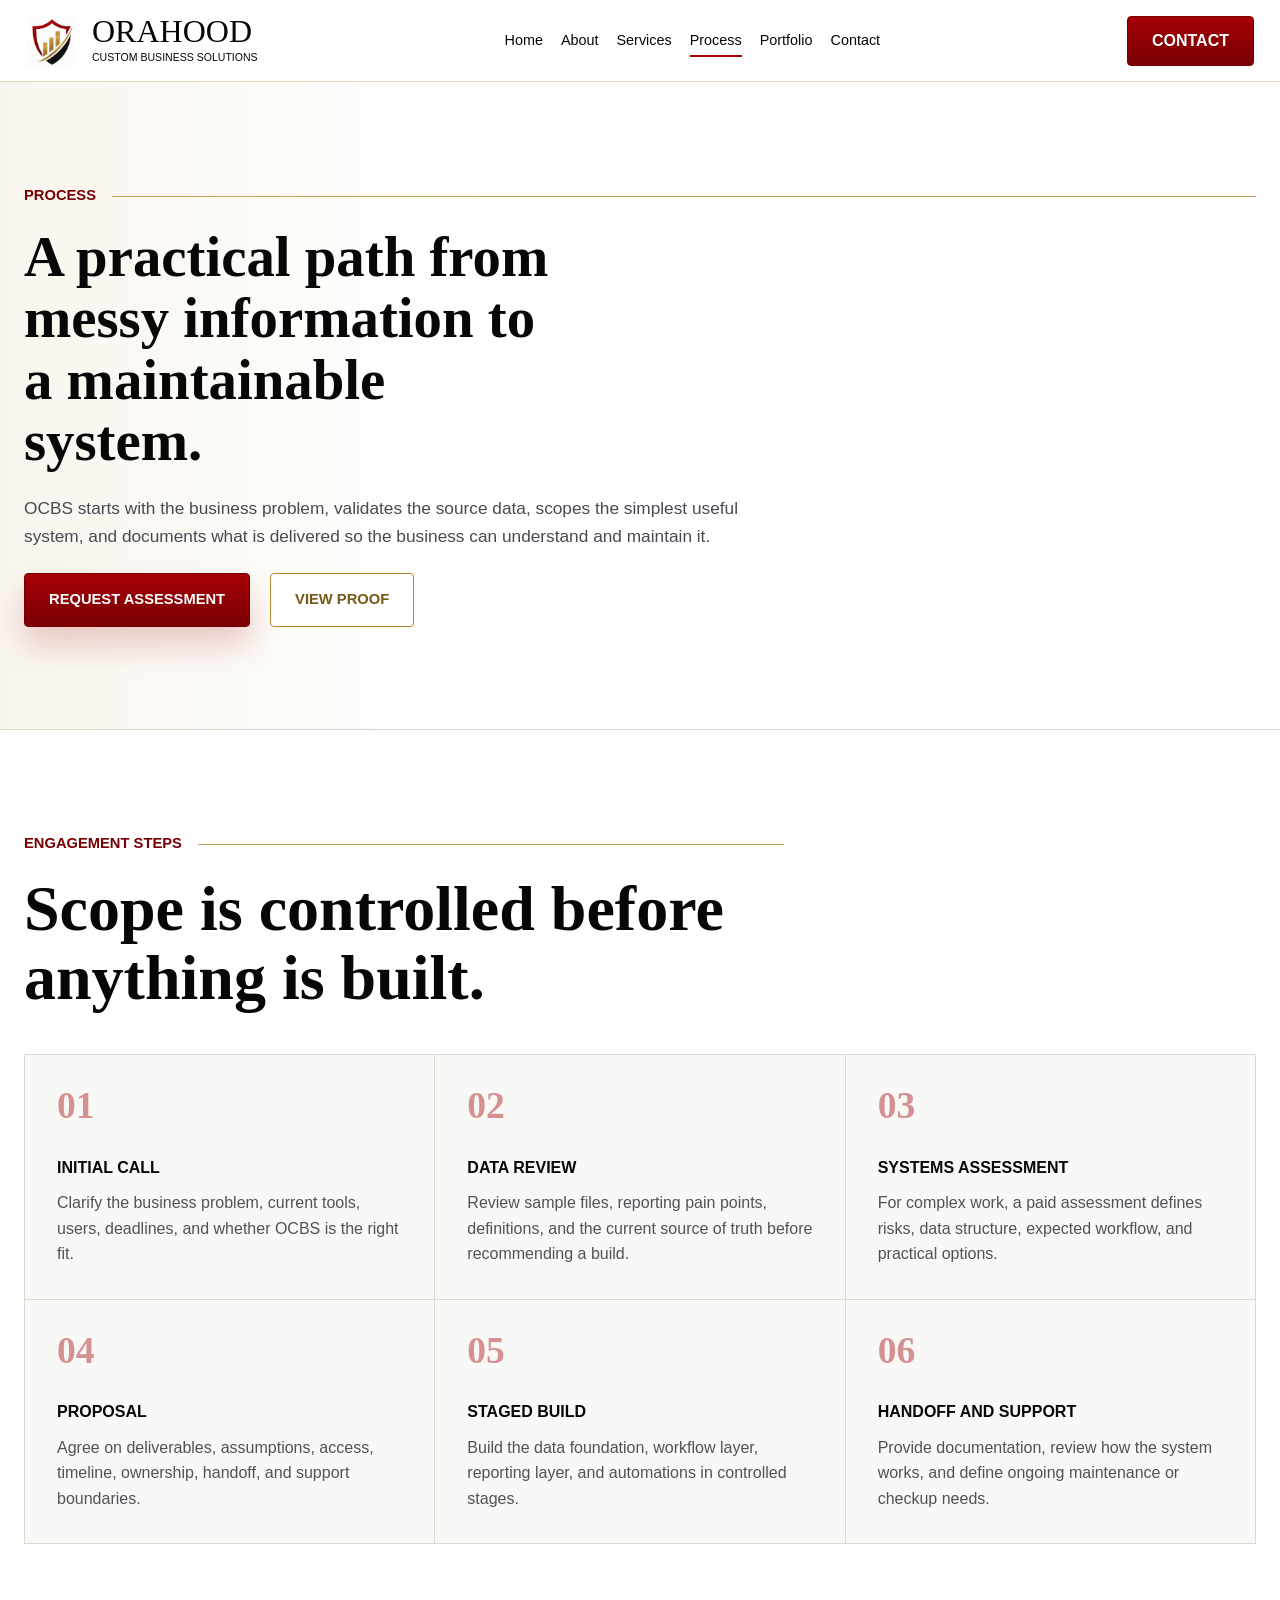
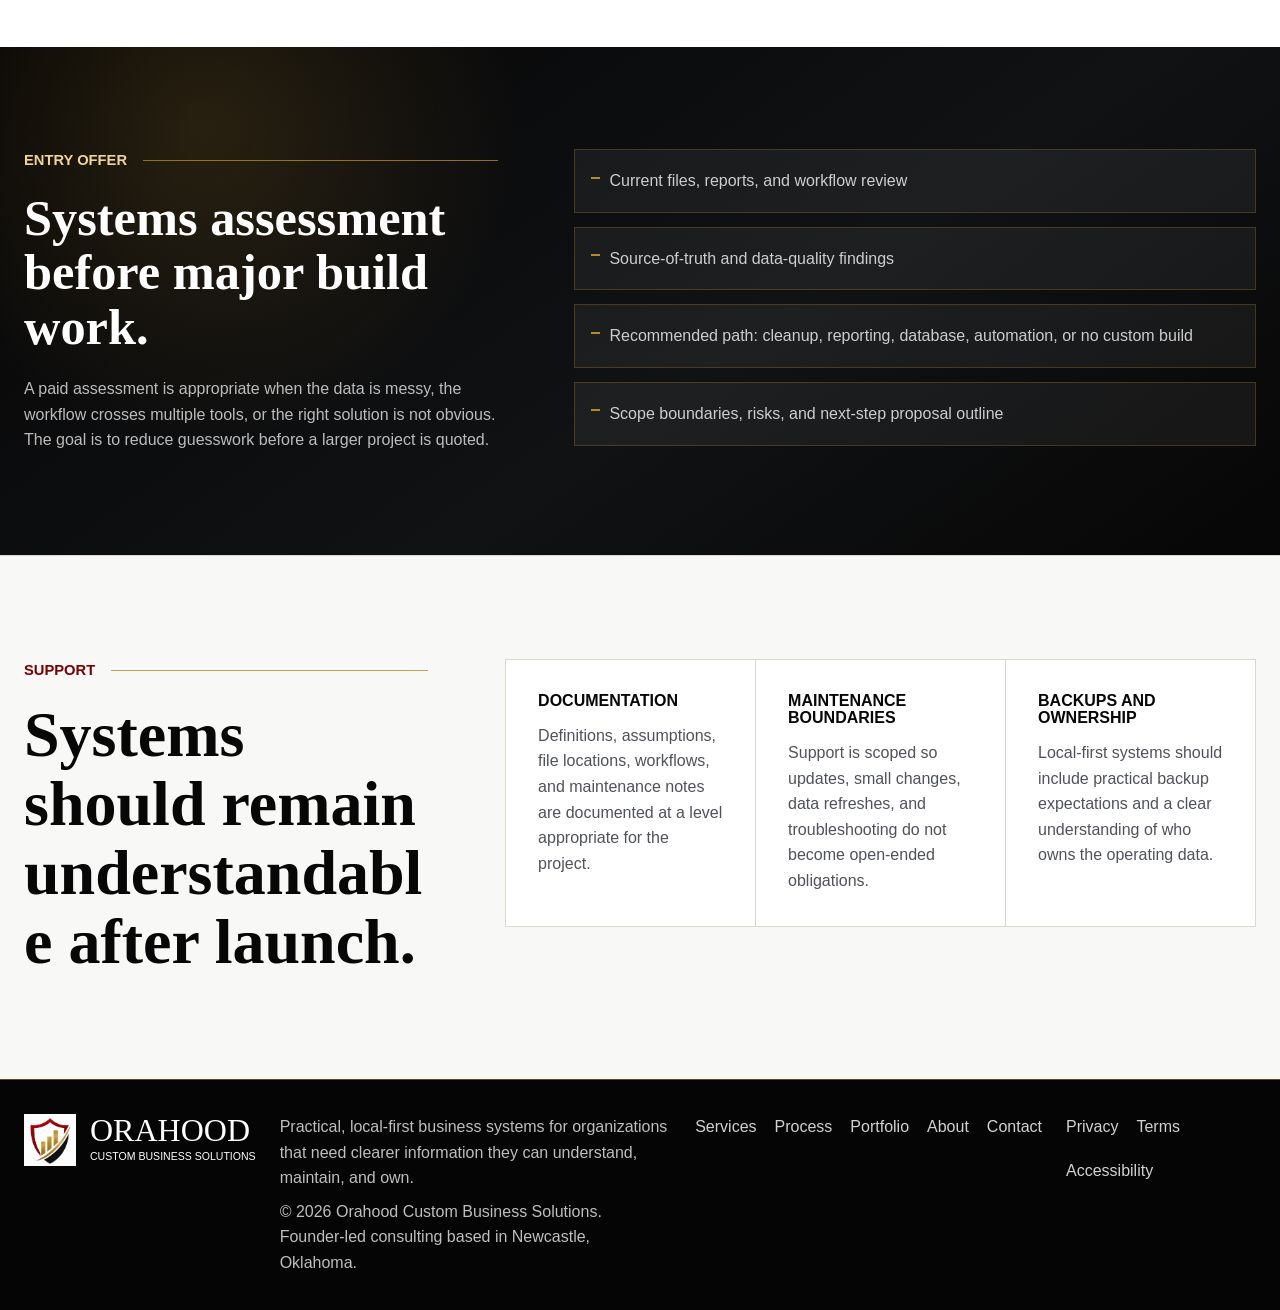
<file: process.html>
<!DOCTYPE html>
<html lang="en">
  <head>
    <!-- Google tag (gtag.js) -->
    <script async src="https://www.googletagmanager.com/gtag/js?id=G-BSWL8F50F0"></script>
    <script>
      window.dataLayer = window.dataLayer || [];
      function gtag(){dataLayer.push(arguments);}
      gtag('js', new Date());

      gtag('config', 'G-BSWL8F50F0');
    </script>
    <!-- Microsoft Clarity -->
    <script type="text/javascript">
      (function(c,l,a,r,i,t,y){
          c[a]=c[a]||function(){(c[a].q=c[a].q||[]).push(arguments)};
          t=l.createElement(r);t.async=1;t.src="https://www.clarity.ms/tag/"+i;
          y=l.getElementsByTagName(r)[0];y.parentNode.insertBefore(t,y);
      })(window, document, "clarity", "script", "xm15tycycx");
    </script>
    <meta charset="utf-8">
    <meta name="viewport" content="width=device-width, initial-scale=1">
    <meta http-equiv="Content-Security-Policy" content="default-src 'self'; base-uri 'self'; object-src 'none'; script-src 'self' https://www.googletagmanager.com https://www.clarity.ms 'sha256-cpHYPZPGmISMK6CmU9kjs5+MxILZZfV61/QCoM1B9Bw=' 'sha256-DachWOae9p/rWuA9HHnBB2GF1Fl5F9bcha4+wbW97U8=' 'sha256-8V3C7sg7ZZxR3wuHJO6VIJ8xq9uNoQI+qnGS3Hl+88U='; style-src 'self'; img-src 'self' data: https:; media-src 'self'; font-src 'self'; connect-src 'self' https://formspree.io https://www.googletagmanager.com https://www.google-analytics.com https://*.google-analytics.com https://stats.g.doubleclick.net https://*.clarity.ms https://c.bing.com; form-action 'self' https://formspree.io; manifest-src 'self'; worker-src 'none'">
    <meta name="referrer" content="strict-origin-when-cross-origin">
    <title>Process | Orahood Custom Business Solutions</title>
    <meta name="description" content="How OCBS evaluates, scopes, builds, documents, and supports practical local-first business systems.">
    <meta name="theme-color" content="#a50005">
    <link rel="canonical" href="https://orahoodcbs.com/process.html">
    <meta property="og:type" content="website">
    <meta property="og:title" content="Process | Orahood Custom Business Solutions">
    <meta property="og:description" content="Discovery, data review, systems assessment, proposal, staged build, handoff, and support for practical business systems.">
    <meta property="og:url" content="https://orahoodcbs.com/process.html">
    <meta property="og:image" content="https://orahoodcbs.com/assets/ocbs-social-preview.png">
    <meta name="twitter:card" content="summary_large_image">
    <meta name="twitter:title" content="Process | Orahood Custom Business Solutions">
    <meta name="twitter:description" content="How OCBS evaluates, scopes, builds, documents, and supports practical business systems.">
    <meta name="twitter:image" content="https://orahoodcbs.com/assets/ocbs-social-preview.png">
    <link rel="icon" type="image/png" href="./orahood-logo.png">
    <link rel="stylesheet" href="./styles.css?v=20260714-portfolio">
  </head>
  <body data-page="process">
    <a class="skip-link" href="#mainContent">Skip to main content</a>

    <header class="site-header" data-header>
      <a class="brand" href="./home.html" aria-label="Orahood Custom Business Solutions home">
        <span class="brand-mark" aria-hidden="true"></span>
        <span class="brand-text">
          <span class="brand-name">Orahood</span>
          <span class="brand-subtitle">Custom Business Solutions</span>
        </span>
      </a>
      <button class="nav-toggle" type="button" aria-label="Open navigation" aria-expanded="false" aria-controls="primaryNav">
        <span></span><span></span><span></span>
      </button>
      <nav id="primaryNav" class="primary-nav" aria-label="Primary navigation">
        <a href="./home.html">Home</a>
        <a href="./about.html">About</a>
        <a href="./services.html">Services</a>
        <a href="./process.html" aria-current="page">Process</a>
        <a href="./portfolio.html">Portfolio</a>
        <a href="./contact.html">Contact</a>
      </nav>
      <div class="header-actions">
        <a class="header-cta" href="./contact.html"><span>Contact</span></a>
      </div>
    </header>

    <main id="mainContent">
      <section class="page-hero process-hero section-anchor" aria-labelledby="processTitle">
        <div class="section-shell page-hero-shell">
          <div class="section-line"><span>Process</span></div>
          <h1 id="processTitle">A practical path from messy information to a maintainable system.</h1>
          <p>OCBS starts with the business problem, validates the source data, scopes the simplest useful system, and documents what is delivered so the business can understand and maintain it.</p>
          <div class="hero-actions">
            <a class="button button-primary" href="./contact.html#contactForm">Request assessment</a>
            <a class="button button-secondary" href="./portfolio.html">View proof</a>
          </div>
        </div>
      </section>

      <section class="process-steps-section" aria-labelledby="processStepsTitle">
        <div class="section-shell">
          <div class="case-section-heading compact-heading">
            <div class="section-line"><span>Engagement steps</span></div>
            <h2 id="processStepsTitle">Scope is controlled before anything is built.</h2>
          </div>
          <div class="process-steps">
            <article>
              <span>01</span>
              <h3>Initial call</h3>
              <p>Clarify the business problem, current tools, users, deadlines, and whether OCBS is the right fit.</p>
            </article>
            <article>
              <span>02</span>
              <h3>Data review</h3>
              <p>Review sample files, reporting pain points, definitions, and the current source of truth before recommending a build.</p>
            </article>
            <article>
              <span>03</span>
              <h3>Systems assessment</h3>
              <p>For complex work, a paid assessment defines risks, data structure, expected workflow, and practical options.</p>
            </article>
            <article>
              <span>04</span>
              <h3>Proposal</h3>
              <p>Agree on deliverables, assumptions, access, timeline, ownership, handoff, and support boundaries.</p>
            </article>
            <article>
              <span>05</span>
              <h3>Staged build</h3>
              <p>Build the data foundation, workflow layer, reporting layer, and automations in controlled stages.</p>
            </article>
            <article>
              <span>06</span>
              <h3>Handoff and support</h3>
              <p>Provide documentation, review how the system works, and define ongoing maintenance or checkup needs.</p>
            </article>
          </div>
        </div>
      </section>

      <section class="assessment-section" aria-labelledby="assessmentTitle">
        <div class="section-shell assessment-shell">
          <div>
            <div class="section-line on-dark"><span>Entry offer</span></div>
            <h2 id="assessmentTitle">Systems assessment before major build work.</h2>
            <p>A paid assessment is appropriate when the data is messy, the workflow crosses multiple tools, or the right solution is not obvious. The goal is to reduce guesswork before a larger project is quoted.</p>
          </div>
          <ul class="assessment-list">
            <li>Current files, reports, and workflow review</li>
            <li>Source-of-truth and data-quality findings</li>
            <li>Recommended path: cleanup, reporting, database, automation, or no custom build</li>
            <li>Scope boundaries, risks, and next-step proposal outline</li>
          </ul>
        </div>
      </section>

      <section class="support-section" aria-labelledby="supportTitle">
        <div class="section-shell support-shell">
          <div class="case-section-heading">
            <div class="section-line"><span>Support</span></div>
            <h2 id="supportTitle">Systems should remain understandable after launch.</h2>
          </div>
          <div class="support-grid">
            <article>
              <h3>Documentation</h3>
              <p>Definitions, assumptions, file locations, workflows, and maintenance notes are documented at a level appropriate for the project.</p>
            </article>
            <article>
              <h3>Maintenance boundaries</h3>
              <p>Support is scoped so updates, small changes, data refreshes, and troubleshooting do not become open-ended obligations.</p>
            </article>
            <article>
              <h3>Backups and ownership</h3>
              <p>Local-first systems should include practical backup expectations and a clear understanding of who owns the operating data.</p>
            </article>
          </div>
        </div>
      </section>
    </main>

    <footer class="site-footer">
      <div class="section-shell footer-shell">
        <a class="brand footer-brand" href="./home.html">
          <span class="brand-mark" aria-hidden="true"></span>
          <span class="brand-text">
            <span class="brand-name">Orahood</span>
            <span class="brand-subtitle">Custom Business Solutions</span>
          </span>
        </a>
        <div class="footer-summary">
          <p>Practical, local-first business systems for organizations that need clearer information they can understand, maintain, and own.</p>
          <p class="copyright">&copy; <span data-current-year></span> Orahood Custom Business Solutions. Founder-led consulting based in Newcastle, Oklahoma.</p>
        </div>
        <nav class="footer-links" aria-label="Footer navigation">
          <a href="./services.html">Services</a>
          <a href="./process.html" aria-current="page">Process</a>
          <a href="./portfolio.html">Portfolio</a>
          <a href="./about.html">About</a>
          <a href="./contact.html">Contact</a>
        </nav>
        <nav class="footer-legal" aria-label="Legal and trust links">
          <a href="./privacy.html">Privacy</a>
          <a href="./terms.html">Terms</a>
          <a href="./accessibility.html">Accessibility</a>
        </nav>
      </div>
    </footer>

    <script src="./script.js?v=20260713-social-links" defer></script>
  </body>
</html>
</file>
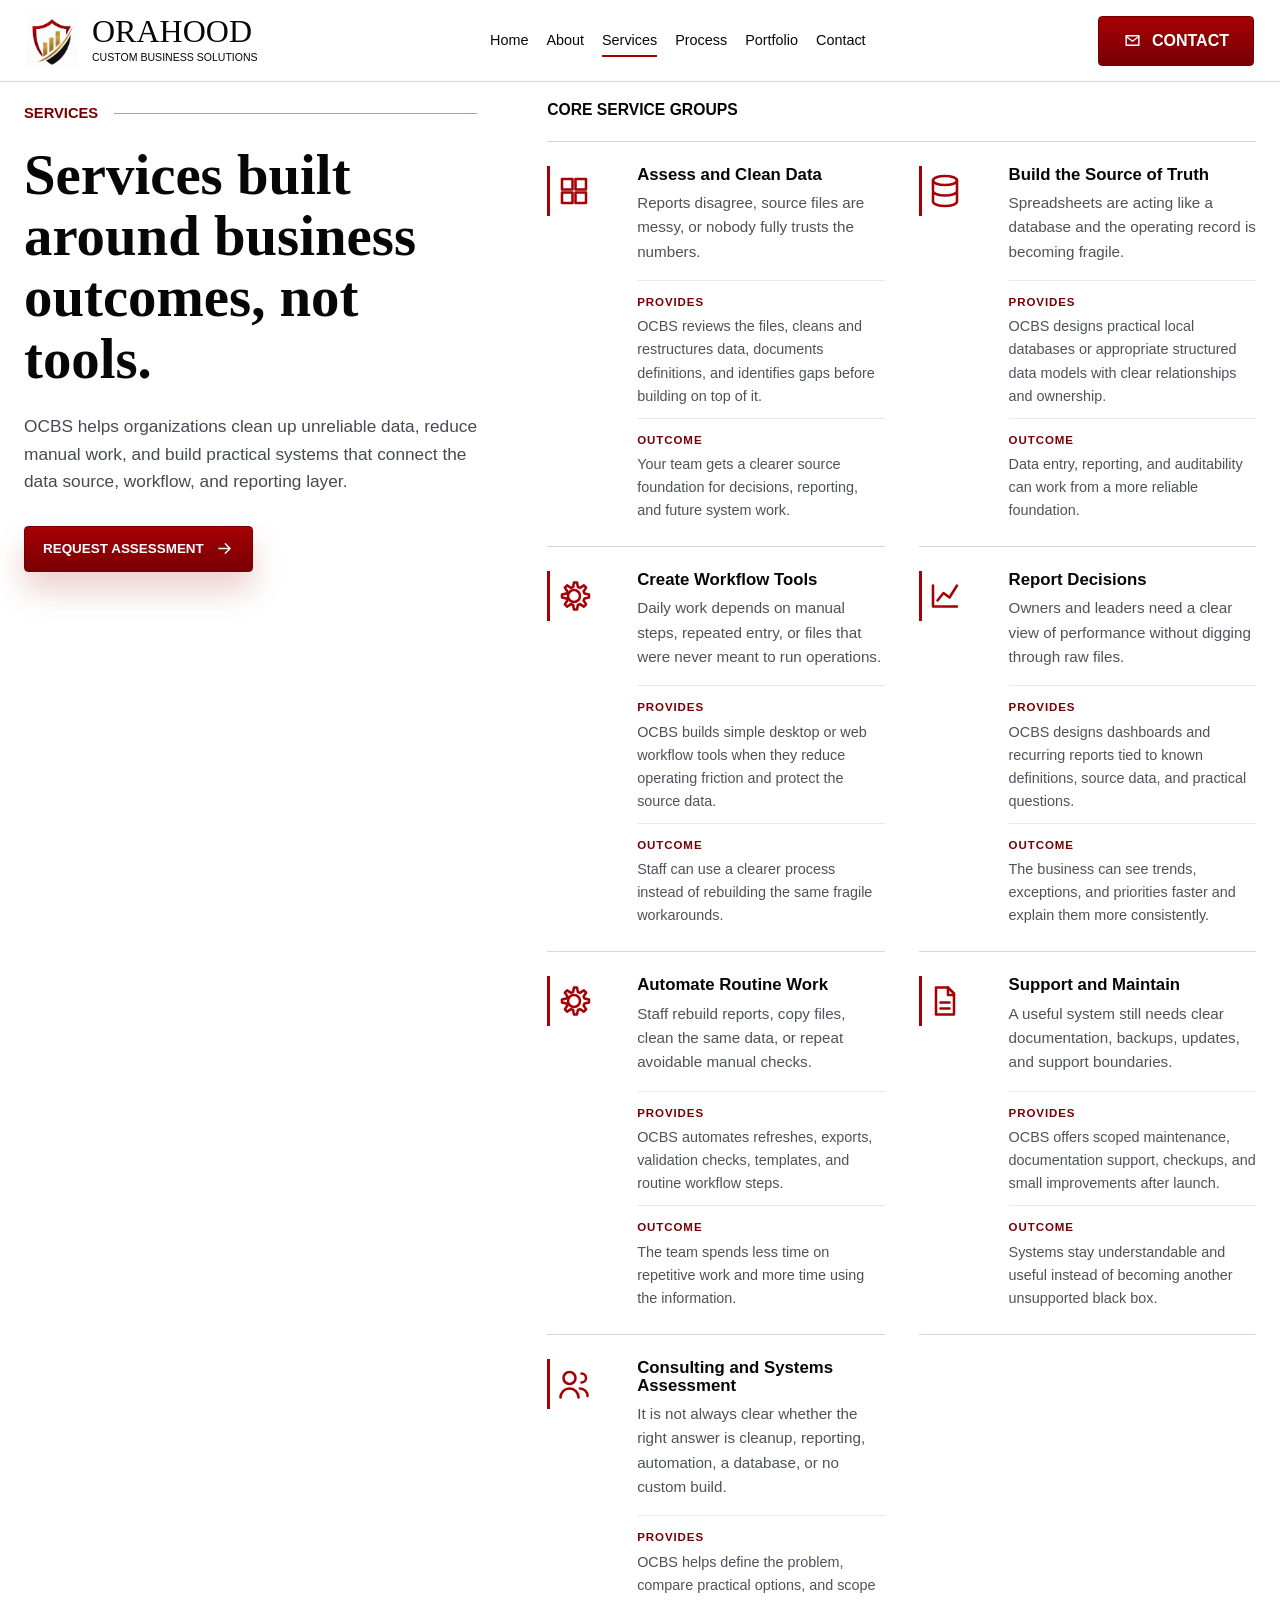
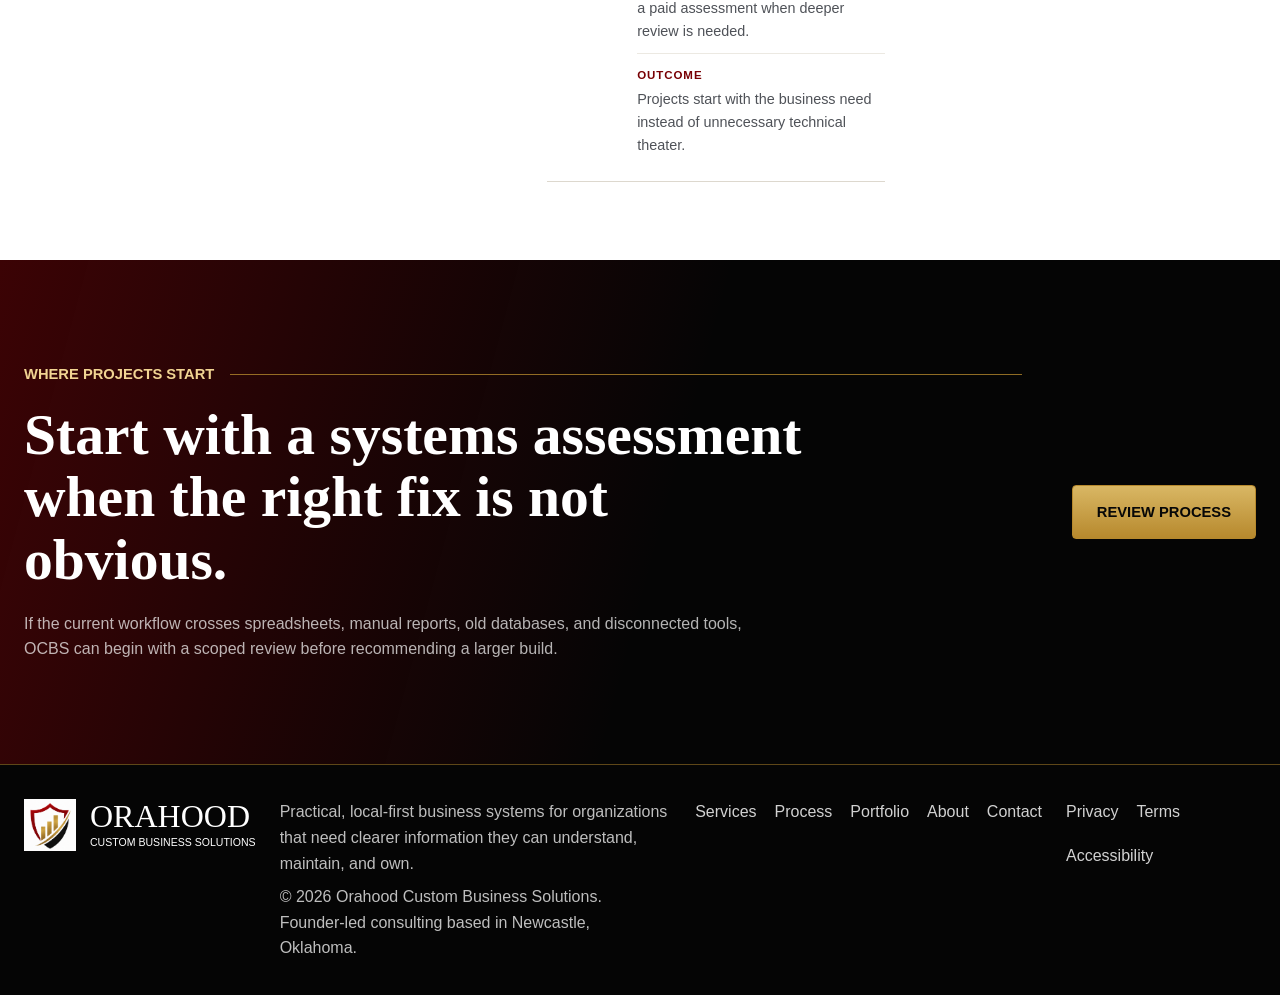
<file: services.html>
<!DOCTYPE html>
<html lang="en">
  <head>
    <!-- Google tag (gtag.js) -->
    <script async src="https://www.googletagmanager.com/gtag/js?id=G-BSWL8F50F0"></script>
    <script>
      window.dataLayer = window.dataLayer || [];
      function gtag(){dataLayer.push(arguments);}
      gtag('js', new Date());

      gtag('config', 'G-BSWL8F50F0');
    </script>
    <!-- Microsoft Clarity -->
    <script type="text/javascript">
      (function(c,l,a,r,i,t,y){
          c[a]=c[a]||function(){(c[a].q=c[a].q||[]).push(arguments)};
          t=l.createElement(r);t.async=1;t.src="https://www.clarity.ms/tag/"+i;
          y=l.getElementsByTagName(r)[0];y.parentNode.insertBefore(t,y);
      })(window, document, "clarity", "script", "xm15tycycx");
    </script>
    <meta charset="utf-8">
    <meta name="viewport" content="width=device-width, initial-scale=1">
    <meta http-equiv="Content-Security-Policy" content="default-src 'self'; base-uri 'self'; object-src 'none'; script-src 'self' https://www.googletagmanager.com https://www.clarity.ms 'sha256-cpHYPZPGmISMK6CmU9kjs5+MxILZZfV61/QCoM1B9Bw=' 'sha256-DachWOae9p/rWuA9HHnBB2GF1Fl5F9bcha4+wbW97U8=' 'sha256-8V3C7sg7ZZxR3wuHJO6VIJ8xq9uNoQI+qnGS3Hl+88U='; style-src 'self'; img-src 'self' data: https:; media-src 'self'; font-src 'self'; connect-src 'self' https://formspree.io https://www.googletagmanager.com https://www.google-analytics.com https://*.google-analytics.com https://stats.g.doubleclick.net https://*.clarity.ms https://c.bing.com; form-action 'self' https://formspree.io; manifest-src 'self'; worker-src 'none'">
    <meta name="referrer" content="strict-origin-when-cross-origin">
    <title>Services | Orahood Custom Business Solutions</title>
    <meta name="description" content="Orahood Custom Business Solutions provides Excel cleanup, dashboards, analytics, automation, reporting, and consulting for Oklahoma organizations.">
    <meta name="theme-color" content="#a50005">
    <link rel="canonical" href="https://orahoodcbs.com/services.html">
    <meta property="og:type" content="website">
    <meta property="og:title" content="Services | Orahood Custom Business Solutions">
    <meta property="og:description" content="Practical data cleanup, dashboards, analytics, automation, reporting, and consulting for Oklahoma organizations.">
    <meta property="og:url" content="https://orahoodcbs.com/services.html">
    <meta property="og:image" content="https://orahoodcbs.com/assets/ocbs-social-preview.png">
    <meta name="twitter:card" content="summary_large_image">
    <meta name="twitter:title" content="Services | Orahood Custom Business Solutions">
    <meta name="twitter:description" content="Practical data cleanup, dashboards, analytics, automation, reporting, and consulting for Oklahoma organizations.">
    <meta name="twitter:image" content="https://orahoodcbs.com/assets/ocbs-social-preview.png">
    <link rel="icon" type="image/png" href="./orahood-logo.png">
    <link rel="stylesheet" href="./styles.css?v=20260714-portfolio">
  </head>
  <body data-page="services">
    <a class="skip-link" href="#mainContent">Skip to main content</a>

    <svg class="icon-sprite" aria-hidden="true">
      <symbol id="icon-file" viewBox="0 0 24 24">
        <path d="M6 3h8l4 4v14H6V3Z"/><path d="M14 3v5h4M9 13h6M9 17h6"/>
      </symbol>
      <symbol id="icon-mail" viewBox="0 0 24 24">
        <path d="M4 6h16v12H4V6Z"/><path d="m4 7 8 6 8-6"/>
      </symbol>
      <symbol id="icon-phone" viewBox="0 0 24 24">
        <path d="M7 4 5 6c-.4.4-.5 1-.3 1.5 2.1 5.1 6.7 9.7 11.8 11.8.5.2 1.1.1 1.5-.3l2-2-4-4-2 2c-1.8-.9-3.6-2.7-4.5-4.5l2-2-4-4Z"/>
      </symbol>
      <symbol id="icon-map" viewBox="0 0 24 24">
        <path d="M12 21s7-6.3 7-12A7 7 0 0 0 5 9c0 5.7 7 12 7 12Z"/><circle cx="12" cy="9" r="2"/>
      </symbol>
      <symbol id="icon-arrow" viewBox="0 0 24 24">
        <path d="M5 12h13M13 6l6 6-6 6"/>
      </symbol>
      <symbol id="icon-users" viewBox="0 0 24 24">
        <path d="M9 12a4 4 0 1 0 0-8 4 4 0 0 0 0 8ZM3 21a6 6 0 0 1 12 0"/><path d="M17 11a3 3 0 1 0 0-6M16 15a5 5 0 0 1 5 5"/>
      </symbol>
      <symbol id="icon-chart" viewBox="0 0 24 24">
        <path d="M4 19V5M4 19h16"/><path d="m7 15 4-5 4 3 5-8"/>
      </symbol>
      <symbol id="icon-analytics" viewBox="0 0 24 24">
        <circle cx="10" cy="10" r="5"/><path d="m14 14 6 6M7.5 10h5M10 7.5v5"/>
      </symbol>
      <symbol id="icon-database" viewBox="0 0 24 24">
        <ellipse cx="12" cy="5" rx="8" ry="3"/><path d="M4 5v7c0 1.7 3.6 3 8 3s8-1.3 8-3V5M4 12v7c0 1.7 3.6 3 8 3s8-1.3 8-3v-7"/>
      </symbol>
      <symbol id="icon-grid" viewBox="0 0 24 24">
        <path d="M4 4h7v7H4V4ZM13 4h7v7h-7V4ZM4 13h7v7H4v-7ZM13 13h7v7h-7v-7Z"/>
      </symbol>
      <symbol id="icon-gear" viewBox="0 0 24 24">
        <path d="M12 8a4 4 0 1 0 0 8 4 4 0 0 0 0-8Z"/><path d="M4 13v-2l3-.6.6-1.4-1.7-2.6 1.5-1.5L10 6.6l1.4-.6L12 3h2l.6 3 1.4.6 2.6-1.7 1.5 1.5L18.4 9l.6 1.4 3 .6v2l-3 .6-.6 1.4 1.7 2.6-1.5 1.5L16 17.4l-1.4.6-.6 3h-2l-.6-3-1.4-.6-2.6 1.7-1.5-1.5L7.6 15 7 13.6 4 13Z"/>
      </symbol>
      <symbol id="icon-facebook" viewBox="0 0 24 24">
        <path d="M14 8h3V4h-3c-3.3 0-5 2-5 5v2H6v4h3v6h4v-6h3l1-4h-4V9c0-.7.3-1 1-1Z"/>
      </symbol>
      <symbol id="icon-linkedin" viewBox="0 0 24 24">
        <path d="M5 9v10M5 5.5v.1M10 19v-6c0-2 1.3-4 4-4s4 1.8 4 4v6M10 10v9"/>
      </symbol>
      <symbol id="icon-youtube" viewBox="0 0 24 24">
        <path d="M22 12s0-3.4-.4-5a2.8 2.8 0 0 0-2-2C17.8 4.5 12 4.5 12 4.5s-5.8 0-7.6.5a2.8 2.8 0 0 0-2 2C2 8.6 2 12 2 12s0 3.4.4 5a2.8 2.8 0 0 0 2 2c1.8.5 7.6.5 7.6.5s5.8 0 7.6-.5a2.8 2.8 0 0 0 2-2c.4-1.6.4-5 .4-5Z"/><path d="m10 15 5-3-5-3v6Z"/>
      </symbol>
    </svg>

    <header class="site-header" data-header>
      <a class="brand" href="./home.html" aria-label="Orahood Custom Business Solutions home">
        <span class="brand-mark" aria-hidden="true"></span>
        <span class="brand-text">
          <span class="brand-name">Orahood</span>
          <span class="brand-subtitle">Custom Business Solutions</span>
        </span>
      </a>
      <button class="nav-toggle" type="button" aria-label="Open navigation" aria-expanded="false" aria-controls="primaryNav">
        <span></span><span></span><span></span>
      </button>
      <nav id="primaryNav" class="primary-nav" aria-label="Primary navigation">
        <a href="./home.html">Home</a>
        <a href="./about.html">About</a>
        <a href="./services.html" aria-current="page">Services</a>
        <a href="./process.html">Process</a>
        <a href="./portfolio.html">Portfolio</a>
        <a href="./contact.html">Contact</a>
      </nav>
      <div class="header-actions">
        <a class="header-cta" href="./contact.html">
          <svg aria-hidden="true"><use href="#icon-mail"></use></svg>
          <span>Contact</span>
        </a>
      </div>
    </header>

    <main id="mainContent">
      <section id="services" class="services section-anchor">
        <div class="section-shell split-intro">
          <div>
            <div class="section-line"><span>Services</span></div>
            <h1>Services built around business outcomes, not tools.</h1>
            <p>OCBS helps organizations clean up unreliable data, reduce manual work, and build practical systems that connect the data source, workflow, and reporting layer.</p>
            <a class="button button-primary compact" href="./contact.html#contactForm">
              <span>Request assessment</span>
              <svg aria-hidden="true"><use href="#icon-arrow"></use></svg>
            </a>
          </div>
          <div>
            <h2 class="services-subheading">Core service groups</h2>
            <div id="servicesList" class="service-list"></div>
          </div>
        </div>
      </section>

      <section class="assessment-callout-section" aria-labelledby="serviceAssessmentTitle">
        <div class="section-shell assessment-callout">
          <div>
            <div class="section-line on-dark"><span>Where projects start</span></div>
            <h2 id="serviceAssessmentTitle">Start with a systems assessment when the right fix is not obvious.</h2>
            <p>If the current workflow crosses spreadsheets, manual reports, old databases, and disconnected tools, OCBS can begin with a scoped review before recommending a larger build.</p>
          </div>
          <a class="button button-gold" href="./process.html">Review process</a>
        </div>
      </section>
    </main>

    <footer class="site-footer">
      <div class="section-shell footer-shell">
        <a class="brand footer-brand" href="./home.html">
          <span class="brand-mark" aria-hidden="true"></span>
          <span class="brand-text">
            <span class="brand-name">Orahood</span>
            <span class="brand-subtitle">Custom Business Solutions</span>
          </span>
        </a>
        <div class="footer-summary">
          <p>Practical, local-first business systems for organizations that need clearer information they can understand, maintain, and own.</p>
          <p class="copyright">&copy; <span data-current-year></span> Orahood Custom Business Solutions. Founder-led consulting based in Newcastle, Oklahoma.</p>
        </div>
        <nav class="footer-links" aria-label="Footer navigation">
          <a href="./services.html">Services</a>
          <a href="./process.html">Process</a>
          <a href="./portfolio.html">Portfolio</a>
          <a href="./about.html">About</a>
          <a href="./contact.html">Contact</a>
        </nav>
        <nav class="footer-legal" aria-label="Legal and trust links">
          <a href="./privacy.html">Privacy</a>
          <a href="./terms.html">Terms</a>
          <a href="./accessibility.html">Accessibility</a>
        </nav>
      </div>
    </footer>

    <script src="./script.js?v=20260713-social-links" defer></script>
  </body>
</html>
</file>
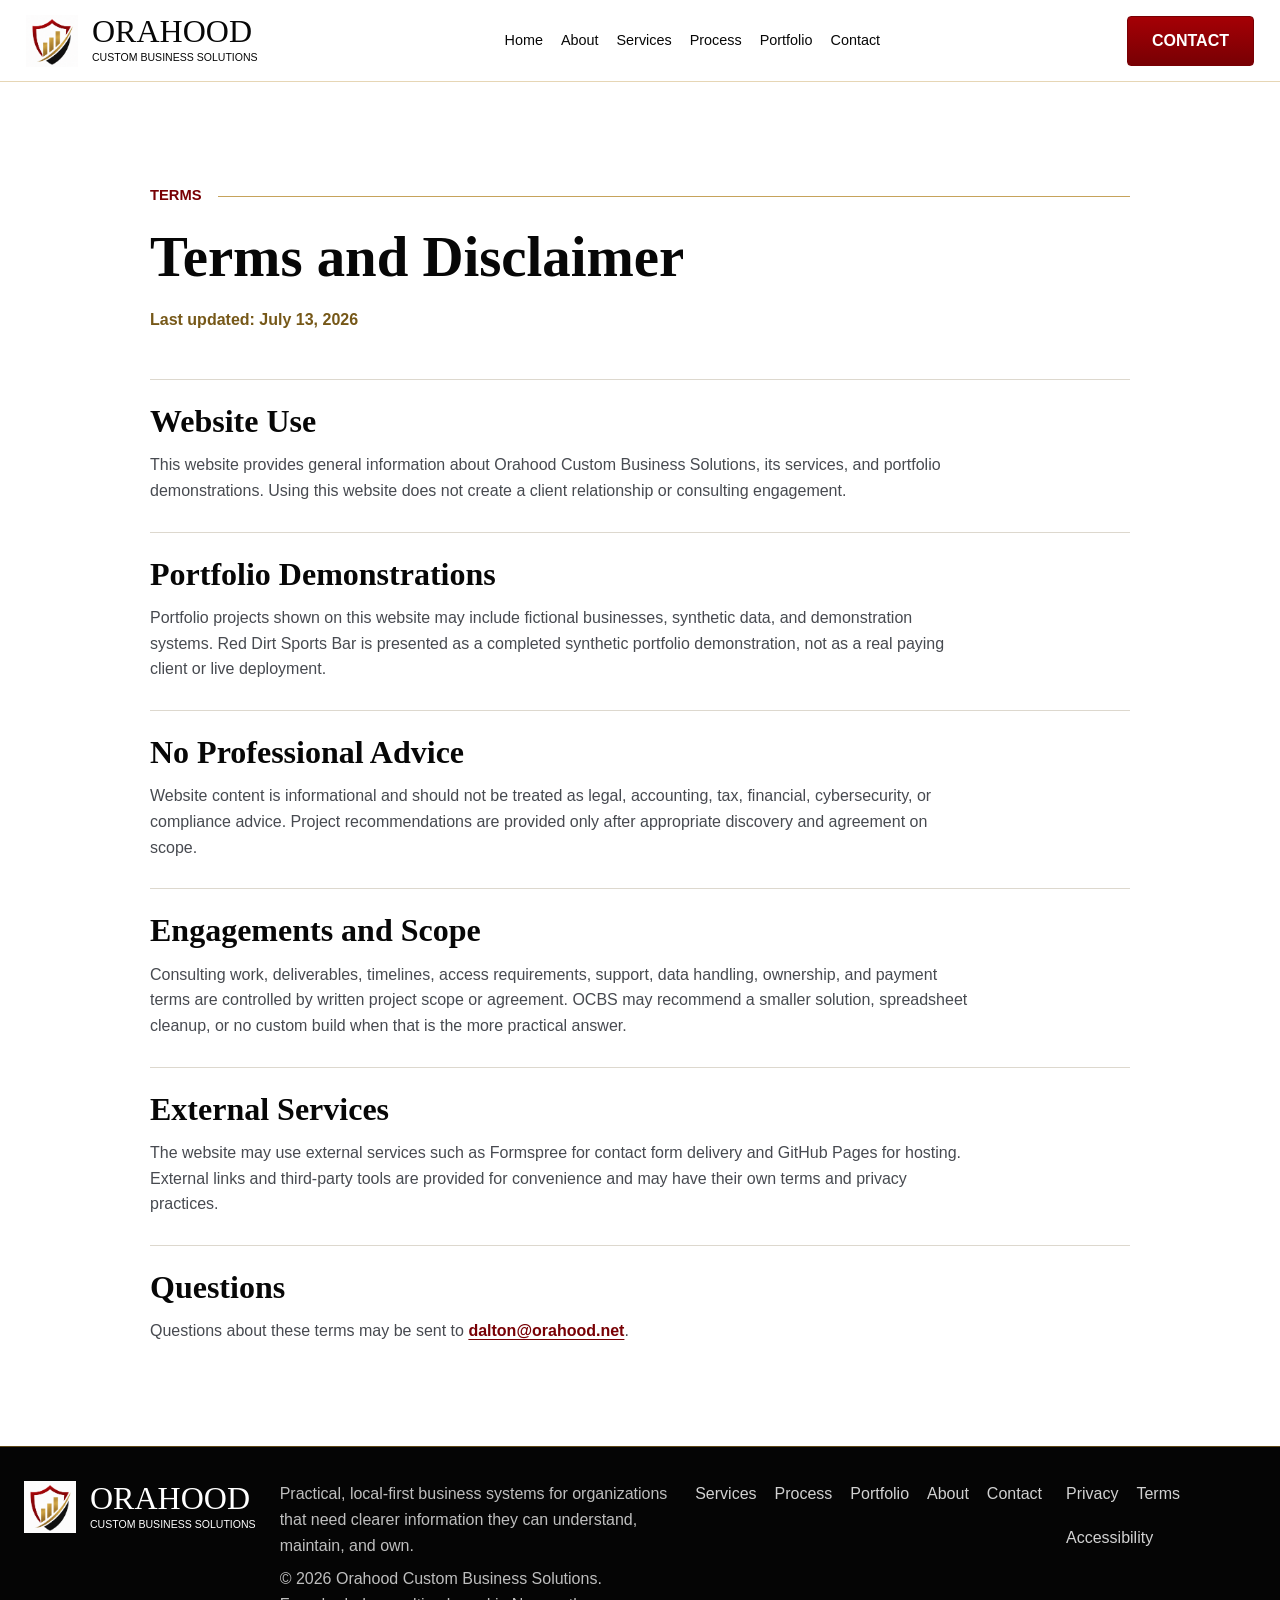
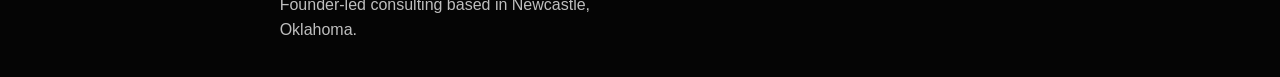
<file: terms.html>
<!DOCTYPE html>
<html lang="en">
  <head>
    <!-- Google tag (gtag.js) -->
    <script async src="https://www.googletagmanager.com/gtag/js?id=G-BSWL8F50F0"></script>
    <script>
      window.dataLayer = window.dataLayer || [];
      function gtag(){dataLayer.push(arguments);}
      gtag('js', new Date());

      gtag('config', 'G-BSWL8F50F0');
    </script>
    <!-- Microsoft Clarity -->
    <script type="text/javascript">
      (function(c,l,a,r,i,t,y){
          c[a]=c[a]||function(){(c[a].q=c[a].q||[]).push(arguments)};
          t=l.createElement(r);t.async=1;t.src="https://www.clarity.ms/tag/"+i;
          y=l.getElementsByTagName(r)[0];y.parentNode.insertBefore(t,y);
      })(window, document, "clarity", "script", "xm15tycycx");
    </script>
    <meta charset="utf-8">
    <meta name="viewport" content="width=device-width, initial-scale=1">
    <meta http-equiv="Content-Security-Policy" content="default-src 'self'; base-uri 'self'; object-src 'none'; script-src 'self' https://www.googletagmanager.com https://www.clarity.ms 'sha256-cpHYPZPGmISMK6CmU9kjs5+MxILZZfV61/QCoM1B9Bw=' 'sha256-DachWOae9p/rWuA9HHnBB2GF1Fl5F9bcha4+wbW97U8=' 'sha256-8V3C7sg7ZZxR3wuHJO6VIJ8xq9uNoQI+qnGS3Hl+88U='; style-src 'self'; img-src 'self' data: https:; media-src 'self'; font-src 'self'; connect-src 'self' https://formspree.io https://www.googletagmanager.com https://www.google-analytics.com https://*.google-analytics.com https://stats.g.doubleclick.net https://*.clarity.ms https://c.bing.com; form-action 'self' https://formspree.io; manifest-src 'self'; worker-src 'none'">
    <meta name="referrer" content="strict-origin-when-cross-origin">
    <title>Terms and Disclaimer | Orahood Custom Business Solutions</title>
    <meta name="description" content="Terms, disclaimers, and website use notes for Orahood Custom Business Solutions.">
    <meta name="theme-color" content="#a50005">
    <link rel="canonical" href="https://orahoodcbs.com/terms.html">
    <meta property="og:type" content="website">
    <meta property="og:title" content="Terms and Disclaimer | Orahood Custom Business Solutions">
    <meta property="og:description" content="Terms, disclaimers, and website use notes for OCBS.">
    <meta property="og:url" content="https://orahoodcbs.com/terms.html">
    <meta property="og:image" content="https://orahoodcbs.com/assets/ocbs-social-preview.png">
    <meta name="twitter:card" content="summary_large_image">
    <meta name="twitter:title" content="Terms and Disclaimer | Orahood Custom Business Solutions">
    <meta name="twitter:description" content="Terms, disclaimers, and website use notes for OCBS.">
    <meta name="twitter:image" content="https://orahoodcbs.com/assets/ocbs-social-preview.png">
    <link rel="icon" type="image/png" href="./orahood-logo.png">
    <link rel="stylesheet" href="./styles.css?v=20260714-portfolio">
  </head>
  <body data-page="terms">
    <a class="skip-link" href="#mainContent">Skip to main content</a>

    <header class="site-header" data-header>
      <a class="brand" href="./home.html" aria-label="Orahood Custom Business Solutions home">
        <span class="brand-mark" aria-hidden="true"></span>
        <span class="brand-text">
          <span class="brand-name">Orahood</span>
          <span class="brand-subtitle">Custom Business Solutions</span>
        </span>
      </a>
      <button class="nav-toggle" type="button" aria-label="Open navigation" aria-expanded="false" aria-controls="primaryNav">
        <span></span><span></span><span></span>
      </button>
      <nav id="primaryNav" class="primary-nav" aria-label="Primary navigation">
        <a href="./home.html">Home</a>
        <a href="./about.html">About</a>
        <a href="./services.html">Services</a>
        <a href="./process.html">Process</a>
        <a href="./portfolio.html">Portfolio</a>
        <a href="./contact.html">Contact</a>
      </nav>
      <div class="header-actions">
        <a class="header-cta" href="./contact.html"><span>Contact</span></a>
      </div>
    </header>

    <main id="mainContent">
      <section class="legal-page section-anchor" aria-labelledby="termsTitle">
        <div class="section-shell legal-shell">
          <div class="section-line"><span>Terms</span></div>
          <h1 id="termsTitle">Terms and Disclaimer</h1>
          <p class="legal-updated">Last updated: July 13, 2026</p>

          <div class="legal-content">
            <section aria-labelledby="termsUse">
              <h2 id="termsUse">Website Use</h2>
              <p>This website provides general information about Orahood Custom Business Solutions, its services, and portfolio demonstrations. Using this website does not create a client relationship or consulting engagement.</p>
            </section>

            <section aria-labelledby="termsPortfolio">
              <h2 id="termsPortfolio">Portfolio Demonstrations</h2>
              <p>Portfolio projects shown on this website may include fictional businesses, synthetic data, and demonstration systems. Red Dirt Sports Bar is presented as a completed synthetic portfolio demonstration, not as a real paying client or live deployment.</p>
            </section>

            <section aria-labelledby="termsAdvice">
              <h2 id="termsAdvice">No Professional Advice</h2>
              <p>Website content is informational and should not be treated as legal, accounting, tax, financial, cybersecurity, or compliance advice. Project recommendations are provided only after appropriate discovery and agreement on scope.</p>
            </section>

            <section aria-labelledby="termsEngagement">
              <h2 id="termsEngagement">Engagements and Scope</h2>
              <p>Consulting work, deliverables, timelines, access requirements, support, data handling, ownership, and payment terms are controlled by written project scope or agreement. OCBS may recommend a smaller solution, spreadsheet cleanup, or no custom build when that is the more practical answer.</p>
            </section>

            <section aria-labelledby="termsExternal">
              <h2 id="termsExternal">External Services</h2>
              <p>The website may use external services such as Formspree for contact form delivery and GitHub Pages for hosting. External links and third-party tools are provided for convenience and may have their own terms and privacy practices.</p>
            </section>

            <section aria-labelledby="termsContact">
              <h2 id="termsContact">Questions</h2>
              <p>Questions about these terms may be sent to <a href="mailto:dalton@orahood.net">dalton@orahood.net</a>.</p>
            </section>
          </div>
        </div>
      </section>
    </main>

    <footer class="site-footer">
      <div class="section-shell footer-shell">
        <a class="brand footer-brand" href="./home.html">
          <span class="brand-mark" aria-hidden="true"></span>
          <span class="brand-text">
            <span class="brand-name">Orahood</span>
            <span class="brand-subtitle">Custom Business Solutions</span>
          </span>
        </a>
        <div class="footer-summary">
          <p>Practical, local-first business systems for organizations that need clearer information they can understand, maintain, and own.</p>
          <p class="copyright">&copy; <span data-current-year></span> Orahood Custom Business Solutions. Founder-led consulting based in Newcastle, Oklahoma.</p>
        </div>
        <nav class="footer-links" aria-label="Footer navigation">
          <a href="./services.html">Services</a>
          <a href="./process.html">Process</a>
          <a href="./portfolio.html">Portfolio</a>
          <a href="./about.html">About</a>
          <a href="./contact.html">Contact</a>
        </nav>
        <nav class="footer-legal" aria-label="Legal and trust links">
          <a href="./privacy.html">Privacy</a>
          <a href="./terms.html" aria-current="page">Terms</a>
          <a href="./accessibility.html">Accessibility</a>
        </nav>
      </div>
    </footer>

    <script src="./script.js?v=20260713-social-links" defer></script>
  </body>
</html>
</file>
<file: styles.css>
:root {
  --white: #ffffff;
  --paper: #f8f8f7;
  --ink: #070707;
  --muted: #606166;
  --soft: #ece9e2;
  --line: #ddd8ce;
  --red: #a50005;
  --red-dark: #780004;
  --gold: #b7892d;
  --gold-text: #765818;
  --gold-soft: #dbc189;
  --charcoal: #0d0f11;
  --shadow: 0 24px 60px rgba(8, 8, 8, 0.13);
  --serif: Georgia, "Times New Roman", serif;
  --sans: "Segoe UI", Arial, sans-serif;
  --header-height: 82px;
}

* {
  box-sizing: border-box;
}

html {
  scroll-behavior: smooth;
}

body {
  margin: 0;
  color: var(--ink);
  background: var(--white);
  font-family: var(--sans);
  font-size: 16px;
  line-height: 1.6;
  letter-spacing: 0;
}

body.nav-open {
  overflow: hidden;
}

img,
svg {
  display: block;
}

a {
  color: inherit;
  text-decoration: none;
}

button,
input,
select,
textarea {
  font: inherit;
  letter-spacing: 0;
}

button {
  cursor: pointer;
}

button:disabled {
  cursor: wait;
}

:focus-visible {
  outline: 3px solid var(--gold);
  outline-offset: 3px;
}

.skip-link {
  position: fixed;
  left: 16px;
  top: 12px;
  z-index: 1000;
  padding: 10px 14px;
  color: var(--white);
  background: var(--red-dark);
  border-radius: 4px;
  transform: translateY(-160%);
}

.skip-link:focus {
  transform: translateY(0);
}

.icon-sprite {
  position: absolute;
  width: 0;
  height: 0;
  overflow: hidden;
}

.visually-hidden {
  position: absolute;
  width: 1px;
  height: 1px;
  padding: 0;
  margin: -1px;
  overflow: hidden;
  clip: rect(0, 0, 0, 0);
  white-space: nowrap;
  border: 0;
}

.hidden {
  display: none !important;
}

.section-shell {
  width: min(100% - 48px, 1380px);
  margin: 0 auto;
}

.section-anchor {
  scroll-margin-top: calc(var(--header-height) + 24px);
}

.site-header {
  position: sticky;
  top: 0;
  z-index: 50;
  min-height: var(--header-height);
  display: grid;
  grid-template-columns: auto 1fr auto;
  align-items: center;
  gap: 28px;
  padding: 12px 44px;
  background: rgba(255, 255, 255, 0.95);
  border-bottom: 1px solid rgba(183, 137, 45, 0.35);
  backdrop-filter: blur(18px);
}

.brand {
  display: inline-flex;
  align-items: center;
  gap: 14px;
  min-width: 0;
}

.brand-mark,
.login-logo {
  width: 52px;
  height: 52px;
  flex: 0 0 52px;
  background-image: url("./orahood-logo.png");
  background-repeat: no-repeat;
  background-size: 240% auto;
  background-position: center 8%;
}

.brand-text {
  display: grid;
  gap: 2px;
}

.brand-name {
  font-family: var(--serif);
  font-size: 2rem;
  line-height: 1;
  text-transform: uppercase;
}

.brand-subtitle {
  font-size: 0.66rem;
  color: var(--ink);
  text-transform: uppercase;
}

.primary-nav {
  display: flex;
  justify-content: center;
  align-items: center;
  gap: 32px;
  font-size: 0.95rem;
}

.primary-nav a {
  position: relative;
  padding: 10px 0;
}

.primary-nav .nav-login-link {
  display: none;
}

.primary-nav a::after {
  content: "";
  position: absolute;
  left: 0;
  right: 0;
  bottom: 5px;
  height: 2px;
  transform: scaleX(0);
  transform-origin: center;
  background: var(--red);
  transition: transform 160ms ease;
}

.primary-nav a:hover::after,
.primary-nav a.active::after,
.primary-nav a[aria-current="page"]::after {
  transform: scaleX(1);
}

.header-actions {
  display: inline-flex;
  align-items: center;
  justify-content: flex-end;
  gap: 12px;
}

.header-cta,
.header-login {
  display: inline-flex;
  align-items: center;
  justify-content: center;
  gap: 10px;
  min-height: 50px;
  padding: 0 24px;
  white-space: nowrap;
  border-radius: 4px;
  font-weight: 700;
  text-transform: uppercase;
}

.header-cta {
  color: var(--white);
  background: linear-gradient(180deg, var(--red), var(--red-dark));
  border: 1px solid var(--red-dark);
}

.header-login {
  color: var(--white);
  background: linear-gradient(180deg, #181a1d, #070707);
  border: 1px solid #070707;
}

.header-login.active-action {
  border-color: var(--gold);
}

.header-cta svg,
.header-login svg,
.nav-login-link svg,
.button svg {
  width: 19px;
  height: 19px;
  fill: none;
  stroke: currentColor;
  stroke-width: 1.8;
  stroke-linecap: round;
  stroke-linejoin: round;
}

.nav-toggle {
  display: none;
  width: 44px;
  height: 44px;
  padding: 0;
  border: 1px solid var(--line);
  border-radius: 4px;
  background: var(--white);
}

.nav-toggle span {
  width: 20px;
  height: 2px;
  display: block;
  margin: 5px auto;
  background: var(--ink);
}

.button {
  display: inline-flex;
  align-items: center;
  justify-content: center;
  gap: 11px;
  min-height: 54px;
  padding: 0 24px;
  border: 1px solid transparent;
  border-radius: 4px;
  font-size: 0.92rem;
  font-weight: 800;
  text-transform: uppercase;
  transition: transform 150ms ease, box-shadow 150ms ease, background 150ms ease, color 150ms ease;
}

.button:hover {
  transform: translateY(-1px);
}

.button-primary {
  color: var(--white);
  background: linear-gradient(180deg, var(--red), var(--red-dark));
  border-color: var(--red-dark);
  box-shadow: 0 18px 32px rgba(165, 0, 5, 0.2);
}

.button-secondary {
  color: var(--gold-text);
  background: var(--white);
  border-color: var(--gold);
}

.button-secondary:hover {
  color: var(--ink);
  border-color: var(--ink);
}

.button-ghost-dark {
  color: var(--white);
  background: transparent;
  border-color: rgba(183, 137, 45, 0.7);
}

.button-gold {
  color: var(--ink);
  background: linear-gradient(180deg, #d9b764, var(--gold));
  border-color: var(--gold);
}

.button.compact {
  min-height: 46px;
  padding: 0 18px;
  font-size: 0.84rem;
}

.button.full {
  width: 100%;
}

.hero {
  position: relative;
  overflow: hidden;
  min-height: 0;
  padding: 70px 0 86px;
  background:
    linear-gradient(180deg, rgba(255, 255, 255, 0.92), rgba(255, 255, 255, 1)),
    radial-gradient(circle at 78% 18%, rgba(183, 137, 45, 0.13), transparent 28%),
    var(--white);
}

.hero::after {
  content: "";
  position: absolute;
  left: 0;
  right: 0;
  bottom: 0;
  height: 88px;
  background:
    linear-gradient(180deg, transparent, var(--white)),
    repeating-linear-gradient(171deg, transparent 0 18px, rgba(183, 137, 45, 0.11) 19px 20px);
  pointer-events: none;
}

.hero-ornament {
  position: absolute;
  left: 40px;
  top: 126px;
  width: 250px;
  height: 510px;
  border: 1px solid rgba(183, 137, 45, 0.22);
  border-bottom-color: transparent;
  border-radius: 130px 130px 0 0;
  opacity: 0.8;
}

.hero-ornament::before,
.hero-ornament::after {
  content: "";
  position: absolute;
  background: rgba(183, 137, 45, 0.32);
}

.hero-ornament::before {
  left: 45px;
  bottom: 160px;
  width: 2px;
  height: 70px;
}

.hero-ornament::after {
  left: 15px;
  bottom: 192px;
  width: 62px;
  height: 2px;
}

.hero-shell {
  position: relative;
  z-index: 1;
  display: grid;
  grid-template-columns: minmax(0, 790px);
  align-items: start;
  gap: 0;
}

.hero-copy {
  padding: 16px 0 0 48px;
}

.cross-rule {
  display: flex;
  align-items: center;
  width: 260px;
  height: 28px;
  margin-bottom: 20px;
  color: var(--gold);
}

.cross-rule::before,
.cross-rule::after,
.section-line::after {
  content: "";
  height: 1px;
  background: currentColor;
  opacity: 0.78;
}

.cross-rule::before,
.cross-rule::after {
  flex: 1;
}

.cross-rule span {
  position: relative;
  width: 34px;
  height: 28px;
}

.cross-rule span::before,
.cross-rule span::after {
  content: "";
  position: absolute;
  left: 50%;
  top: 50%;
  transform: translate(-50%, -50%);
  background: currentColor;
}

.cross-rule span::before {
  width: 17px;
  height: 3px;
}

.cross-rule span::after {
  width: 3px;
  height: 17px;
}

h1,
h2,
h3 {
  margin: 0;
  color: var(--ink);
  font-family: var(--serif);
  font-weight: 700;
  line-height: 1.08;
}

h1 {
  max-width: 540px;
  font-size: 3.55rem;
}

h1::first-line {
  color: var(--ink);
}

h1 span,
.accent-word {
  color: var(--red);
}

h2 {
  font-size: 3.15rem;
}

h3 {
  font-size: 1.35rem;
}

.hero-copy h1::after {
  content: "";
  display: block;
  width: 120px;
  height: 2px;
  margin: 20px 0 0;
  background: var(--gold);
}

.hero-copy p {
  max-width: 550px;
  margin: 18px 0 0;
  color: #303236;
  font-size: 1rem;
  line-height: 1.65;
}

.hero-copy .hero-proof {
  max-width: 600px;
  margin-top: 18px;
  padding-left: 16px;
  color: #3b3d42;
  border-left: 3px solid var(--gold);
  font-size: 0.92rem;
}

.hero-actions {
  display: flex;
  flex-wrap: wrap;
  gap: 20px;
  margin-top: 22px;
}

.contact-strip {
  display: flex;
  flex-wrap: nowrap;
  align-items: center;
  gap: 16px;
  width: auto;
  max-width: calc(100vw - 96px);
  margin-top: 20px;
}

.contact-strip a,
.contact-strip > span {
  display: inline-flex;
  align-items: center;
  gap: 11px;
  min-height: 30px;
  color: #202124;
  font-size: 0.88rem;
}

.contact-strip svg,
.contact-info svg,
.about-facts svg {
  width: 22px;
  height: 22px;
  fill: none;
  stroke: currentColor;
  stroke-width: 1.8;
  stroke-linecap: round;
  stroke-linejoin: round;
}

.dashboard-preview {
  display: grid;
  grid-template-columns: 170px 1fr;
  min-height: 470px;
  background: var(--white);
  border: 1px solid rgba(0, 0, 0, 0.09);
  border-radius: 4px;
  box-shadow: var(--shadow);
  overflow: hidden;
  transform: perspective(1800px) rotateY(-4deg) rotateX(1deg);
  transform-origin: center;
}

.dash-sidebar,
.admin-sidebar {
  color: var(--white);
  background:
    linear-gradient(165deg, rgba(255, 255, 255, 0.04), transparent 35%),
    var(--charcoal);
}

.dash-sidebar {
  padding: 24px 18px;
}

.dash-brand {
  display: flex;
  align-items: center;
  gap: 12px;
  margin-bottom: 26px;
  font-size: 0.78rem;
  line-height: 1.3;
  text-transform: uppercase;
}

.mini-shield {
  position: relative;
  width: 29px;
  height: 34px;
  display: inline-block;
  border: 2px solid var(--gold);
  border-top-color: var(--red);
  border-radius: 13px 13px 16px 16px;
  transform: skewY(-4deg);
}

.mini-shield::before,
.mini-shield::after {
  content: "";
  position: absolute;
  bottom: 6px;
  width: 5px;
  background: var(--gold);
}

.mini-shield::before {
  left: 8px;
  height: 12px;
}

.mini-shield::after {
  left: 16px;
  height: 19px;
}

.dash-nav,
.admin-tab {
  width: 100%;
  min-height: 37px;
  display: flex;
  align-items: center;
  padding: 0 14px;
  color: rgba(255, 255, 255, 0.82);
  background: transparent;
  border: 0;
  border-bottom: 1px solid rgba(255, 255, 255, 0.09);
  text-align: left;
}

.dash-nav.active,
.dash-nav:hover,
.admin-tab.active,
.admin-tab:hover {
  color: var(--white);
  background: linear-gradient(90deg, var(--red), rgba(165, 0, 5, 0.1));
}

.dash-main {
  padding: 20px;
  background:
    linear-gradient(180deg, rgba(248, 248, 247, 0.6), transparent),
    var(--white);
}

.dash-topline {
  display: flex;
  justify-content: space-between;
  gap: 18px;
  align-items: flex-start;
  margin-bottom: 24px;
}

.dash-topline strong {
  display: block;
  font-size: 1.1rem;
}

.dash-topline span {
  color: var(--muted);
  font-size: 0.87rem;
}

.date-select {
  min-height: 38px;
  display: inline-flex;
  align-items: center;
  padding: 0 14px;
  border: 1px solid var(--line);
  border-radius: 4px;
  font-size: 0.78rem;
}

.metric-grid {
  display: grid;
  grid-template-columns: repeat(4, 1fr);
  gap: 14px;
}

.metric-grid article,
.chart-panel,
.donut-panel,
.workspace-metrics article,
.admin-metrics article {
  background: var(--white);
  border: 1px solid var(--soft);
  border-radius: 4px;
}

.metric-grid article {
  min-height: 94px;
  padding: 13px;
}

.metric-grid span,
.metric-grid small {
  display: block;
  color: var(--muted);
  font-size: 0.8rem;
}

.metric-grid strong {
  display: block;
  margin: 8px 0 5px;
  font-size: 1.2rem;
  font-weight: 500;
}

.metric-grid small {
  color: var(--gold);
}

.dash-panels {
  display: grid;
  grid-template-columns: minmax(0, 1.25fr) minmax(230px, 0.75fr);
  gap: 16px;
  margin-top: 18px;
}

.chart-panel,
.donut-panel {
  min-height: 168px;
  padding: 16px;
}

.panel-title {
  margin-bottom: 12px;
  font-weight: 700;
}

.chart-panel svg {
  width: 100%;
  height: auto;
}

.chart-panel circle {
  fill: var(--white);
  stroke: var(--red);
  stroke-width: 2;
}

.grid-line {
  fill: none;
  stroke: #ececec;
  stroke-width: 1;
}

.trend-line,
.trend-muted {
  fill: none;
  stroke-linecap: round;
}

.trend-line {
  stroke: var(--red);
  stroke-width: 4;
}

.trend-muted {
  stroke: #b8b8b8;
  stroke-width: 2;
  stroke-dasharray: 4 7;
}

.donut-wrap {
  display: grid;
  grid-template-columns: 110px 1fr;
  gap: 18px;
  align-items: center;
}

.donut {
  width: 108px;
  height: 108px;
  border-radius: 50%;
  background: conic-gradient(var(--red) 0 42%, var(--gold) 42% 63%, #222 63% 75%, #c9c9c9 75% 100%);
  position: relative;
}

.donut::after {
  content: "";
  position: absolute;
  inset: 28px;
  background: var(--white);
  border-radius: 50%;
}

.donut-wrap ul {
  display: grid;
  gap: 8px;
  margin: 0;
  padding: 0;
  list-style: none;
  color: #3c3e42;
  font-size: 0.82rem;
}

.red-dot,
.gold-dot,
.black-dot {
  width: 8px;
  height: 8px;
  display: inline-block;
  margin-right: 6px;
  border-radius: 50%;
}

.red-dot {
  background: var(--red);
}

.gold-dot {
  background: var(--gold);
}

.black-dot {
  background: #222;
}

.services {
  padding: 20px 0 78px;
  background: var(--white);
}

.split-intro {
  display: grid;
  grid-template-columns: minmax(330px, 0.78fr) minmax(560px, 1.22fr);
  gap: 70px;
  align-items: start;
}

.section-line {
  display: grid;
  grid-template-columns: auto 1fr;
  align-items: center;
  gap: 16px;
  margin-bottom: 18px;
  color: var(--gold);
}

.section-line span {
  color: var(--red-dark);
  font-size: 0.92rem;
  font-weight: 800;
  text-transform: uppercase;
}

.section-line.on-dark {
  color: var(--gold);
}

.section-line.on-dark span {
  color: #f1d492;
}

.split-intro p,
.portfolio-head p,
.about-copy p,
.contact-heading p,
.form-panel p,
.login-panel p {
  color: #474a50;
}

.split-intro p {
  max-width: 540px;
  margin: 24px 0 30px;
  font-size: 1.08rem;
}

.service-list {
  display: grid;
  grid-template-columns: 1fr 1fr;
  gap: 0 34px;
  border-top: 1px solid var(--line);
}

.services-subheading {
  margin-bottom: 22px;
  color: var(--ink);
  font-family: var(--sans);
  font-size: 0.98rem;
  font-weight: 900;
  text-transform: uppercase;
}

.service-item {
  min-height: 126px;
  display: grid;
  grid-template-columns: 70px 1fr;
  gap: 20px;
  padding: 24px 0;
  border-bottom: 1px solid var(--line);
}

.service-icon {
  width: 50px;
  height: 50px;
  display: grid;
  place-items: center;
  color: var(--red);
  border-left: 3px solid var(--red);
}

.service-icon svg {
  width: 36px;
  height: 36px;
  fill: none;
  stroke: currentColor;
  stroke-width: 1.7;
  stroke-linecap: round;
  stroke-linejoin: round;
}

.service-item h3 {
  margin-bottom: 7px;
  font-family: var(--sans);
  font-size: 1.05rem;
  font-weight: 800;
}

.service-item p {
  margin: 0;
  color: #4f5258;
  font-size: 0.95rem;
}

.service-outcomes {
  display: grid;
  gap: 10px;
  margin: 16px 0 0;
}

.service-outcomes div {
  display: grid;
  gap: 4px;
  padding: 12px 0 0;
  border-top: 1px solid var(--soft);
}

.service-outcomes dt {
  color: var(--red-dark);
  font-size: 0.72rem;
  font-weight: 900;
  letter-spacing: 0.08em;
  text-transform: uppercase;
}

.service-outcomes dd {
  margin: 0;
  color: #4f5258;
  font-size: 0.9rem;
}

.assessment-callout-section {
  padding: clamp(70px, 8vw, 104px) 0;
  color: var(--white);
  background:
    linear-gradient(105deg, rgba(165, 0, 5, 0.34), transparent 52%),
    #050505;
}

.assessment-callout {
  display: grid;
  grid-template-columns: minmax(0, 1fr) auto;
  gap: 50px;
  align-items: center;
}

.assessment-callout h2 {
  max-width: 780px;
  color: var(--white);
  font-size: clamp(2.2rem, 4.5vw, 4rem);
}

.assessment-callout p {
  max-width: 720px;
  margin: 20px 0 0;
  color: rgba(255, 255, 255, 0.7);
}

.portfolio {
  padding: 70px 0 84px;
  color: var(--white);
  background:
    linear-gradient(135deg, rgba(183, 137, 45, 0.08), transparent 25%),
    #050505;
}

.portfolio h2,
.portfolio h3,
.portal h2,
.portal h3 {
  color: var(--white);
}

.portfolio-head,
.portal-head {
  display: flex;
  justify-content: space-between;
  gap: 28px;
  align-items: end;
  margin-bottom: 34px;
}

.portfolio-head p {
  max-width: 520px;
  margin: 10px 0 0;
  color: rgba(255, 255, 255, 0.78);
}

.portfolio-list {
  display: grid;
  grid-template-columns: repeat(4, 1fr);
  gap: 18px;
}

.portfolio-list.is-empty {
  grid-template-columns: 1fr;
}

.portfolio-empty {
  min-height: 230px;
  display: grid;
  align-content: center;
  justify-items: start;
  gap: 14px;
  padding: 36px;
  border: 1px solid rgba(183, 137, 45, 0.45);
  border-radius: 4px;
  background:
    linear-gradient(135deg, rgba(183, 137, 45, 0.12), transparent 42%),
    #101112;
}

.portfolio-empty h3 {
  color: var(--white);
  font-size: 2rem;
}

.portfolio-empty p {
  max-width: 680px;
  margin: 0;
  color: rgba(255, 255, 255, 0.76);
}

.portfolio-item {
  min-height: 292px;
  display: grid;
  grid-template-rows: 135px 1fr;
  overflow: hidden;
  background: #111;
  border: 1px solid rgba(183, 137, 45, 0.45);
  border-radius: 4px;
}

.project-visual {
  position: relative;
  overflow: hidden;
  background: var(--paper);
}

.project-visual::before {
  content: "";
  position: absolute;
  inset: 16px;
  border: 1px solid rgba(0, 0, 0, 0.12);
}

.visual-sheet,
.visual-dashboard,
.visual-scorecard,
.visual-workflow {
  position: absolute;
  inset: 24px;
}

.visual-sheet {
  background:
    repeating-linear-gradient(0deg, transparent 0 18px, rgba(0, 0, 0, 0.1) 19px 20px),
    repeating-linear-gradient(90deg, transparent 0 46px, rgba(0, 0, 0, 0.09) 47px 48px),
    linear-gradient(90deg, #e7f0df 0 18%, #fff 18% 100%);
}

.visual-dashboard {
  background:
    radial-gradient(circle at 25% 70%, #2f9c91 0 8px, transparent 9px),
    linear-gradient(90deg, var(--red) 0 18%, transparent 18%),
    linear-gradient(180deg, #f9fbfb 0 28%, #ffffff 28%);
}

.visual-scorecard {
  display: grid;
  grid-template-columns: repeat(2, 1fr);
  gap: 10px;
}

.visual-scorecard span {
  border: 1px solid #cfd6d0;
  background: linear-gradient(180deg, #ffffff, #eef4f0);
}

.visual-workflow {
  background:
    linear-gradient(90deg, transparent 10%, rgba(183, 137, 45, 0.42) 10% 12%, transparent 12%),
    linear-gradient(0deg, transparent 43%, rgba(183, 137, 45, 0.42) 43% 45%, transparent 45%);
}

.visual-workflow span {
  position: absolute;
  width: 42px;
  height: 42px;
  border: 2px solid #6bbfbd;
  border-radius: 4px;
  background: #fff;
}

.visual-workflow span:nth-child(1) {
  top: 8px;
  left: 10px;
}

.visual-workflow span:nth-child(2) {
  top: 8px;
  right: 12px;
}

.visual-workflow span:nth-child(3) {
  bottom: 7px;
  left: 45%;
  border-color: var(--red);
}

.project-copy {
  padding: 24px;
}

.project-copy h3 {
  max-width: 220px;
  margin-bottom: 12px;
  font-size: 1.55rem;
}

.project-copy h3::before {
  content: "";
  display: block;
  width: 44px;
  height: 2px;
  margin-bottom: 14px;
  background: var(--gold);
}

.project-copy p {
  margin: 0 0 18px;
  color: rgba(255, 255, 255, 0.75);
  font-size: 0.92rem;
}

.project-link {
  color: var(--red);
  font-size: 1.4rem;
}

.about {
  position: relative;
  overflow: hidden;
  padding: 72px 0;
  background: var(--paper);
  border-bottom: 1px solid var(--line);
}

.about-shell {
  position: relative;
  display: grid;
  grid-template-columns: minmax(300px, 0.72fr) minmax(460px, 1fr);
  gap: 60px;
  align-items: center;
}

.about-media {
  min-width: 0;
}

.about-photo-card {
  position: relative;
  aspect-ratio: 4 / 5;
  overflow: hidden;
  background:
    linear-gradient(145deg, rgba(183, 137, 45, 0.14), transparent 46%),
    var(--white);
  border: 1px solid var(--line);
  border-radius: 4px;
}

.about-photo-card img {
  display: block;
  width: 100%;
  height: 100%;
  min-height: 0;
  object-fit: cover;
  object-position: center center;
  filter: brightness(1.08) contrast(1.04) saturate(1.04);
}

.about-photo-placeholder {
  position: absolute;
  inset: 24px;
  display: grid;
  place-items: center;
  color: var(--gold);
  border: 1px dashed rgba(183, 137, 45, 0.7);
  text-align: center;
  text-transform: uppercase;
  font-weight: 900;
}

.about-photo-card.has-image .about-photo-placeholder {
  display: none;
}

.about-copy p {
  max-width: 700px;
  margin: 22px 0 0;
  font-size: 1.04rem;
}

.bio-panel {
  margin-top: 28px;
  padding: 24px 0 0;
  border-top: 1px solid var(--line);
}

.bio-panel h3 {
  font-size: 1.8rem;
}

.bio-panel strong {
  display: block;
  margin-top: 6px;
  color: var(--red-dark);
  font-family: var(--sans);
  text-transform: uppercase;
  font-size: 0.84rem;
}

.bio-panel p {
  margin-top: 14px;
}

.about-facts {
  grid-column: 1 / -1;
  display: grid;
  grid-template-columns: repeat(3, 1fr);
  border-left: 1px solid var(--line);
}

.about-facts article {
  min-height: 170px;
  display: grid;
  align-content: center;
  justify-items: center;
  gap: 7px;
  padding: 18px;
  text-align: center;
  border-right: 1px solid var(--line);
}

.about-facts span,
.about-facts small {
  color: #55585e;
}

.about-facts strong {
  font-family: var(--serif);
  font-size: 1.45rem;
  line-height: 1.1;
}

.ok-outline {
  width: 42px;
  height: 24px;
  border: 2px solid var(--red);
  clip-path: polygon(0 25%, 62% 25%, 62% 0, 100% 0, 100% 72%, 68% 72%, 68% 100%, 0 100%);
}

.cross-icon {
  position: relative;
  width: 34px;
  height: 44px;
  display: block;
}

.cross-icon::before,
.cross-icon::after {
  content: "";
  position: absolute;
  left: 50%;
  top: 50%;
  transform: translate(-50%, -50%);
  background: var(--red);
}

.cross-icon::before {
  width: 3px;
  height: 40px;
}

.cross-icon::after {
  width: 26px;
  height: 3px;
  top: 38%;
}

.chapel-line {
  position: absolute;
  right: 0;
  bottom: -34px;
  width: 235px;
  height: 150px;
  opacity: 0.2;
  border: 2px solid var(--gold);
  border-bottom: 0;
  border-radius: 120px 120px 0 0;
}

.chapel-line::before,
.chapel-line::after {
  content: "";
  position: absolute;
  bottom: 0;
  border: 2px solid var(--gold);
  border-bottom: 0;
}

.chapel-line::before {
  left: 42px;
  width: 60px;
  height: 88px;
  border-radius: 38px 38px 0 0;
}

.chapel-line::after {
  right: 42px;
  width: 60px;
  height: 88px;
  border-radius: 38px 38px 0 0;
}

.contact {
  padding: 76px 0 86px;
  background:
    linear-gradient(90deg, rgba(183, 137, 45, 0.08), transparent 38%),
    var(--white);
}

.contact-shell {
  display: grid;
  grid-template-columns: 1fr;
  gap: 34px;
}

.contact-heading {
  position: relative;
  max-width: 760px;
}

.contact-heading h2 {
  text-transform: uppercase;
  font-size: 3.3rem;
}

.contact-heading p {
  max-width: 450px;
  margin: 30px 0 0;
}

.contact-heading::after {
  display: none;
}

.contact-grid {
  display: grid;
  grid-template-columns: minmax(260px, 1fr) minmax(260px, 1fr) minmax(240px, 0.78fr);
  gap: 30px;
  min-width: 0;
}

.simple-contact-grid {
  grid-template-columns: minmax(280px, 620px);
}

.form-panel,
.login-panel,
.contact-info,
.client-workspace,
.admin-workspace {
  border-radius: 4px;
}

.form-panel {
  display: grid;
  gap: 16px;
  min-width: 0;
}

.form-panel h3,
.contact-info h3 {
  color: var(--red-dark);
  font-family: var(--sans);
  font-size: 0.94rem;
  font-weight: 900;
  text-transform: uppercase;
}

.field-row {
  display: grid;
  grid-template-columns: 1fr 1fr;
  gap: 12px;
}

label {
  display: grid;
  gap: 7px;
}

label span {
  color: #4d5055;
  font-size: 0.82rem;
  font-weight: 700;
}

input,
select,
textarea {
  width: 100%;
  min-height: 48px;
  padding: 12px 14px;
  color: var(--ink);
  background: var(--white);
  border: 1px solid var(--line);
  border-radius: 4px;
  outline: none;
}

textarea {
  resize: vertical;
}

input:focus,
select:focus,
textarea:focus {
  border-color: var(--gold);
  box-shadow: 0 0 0 3px rgba(183, 137, 45, 0.16);
}

.form-status {
  min-height: 24px;
  margin: 0;
  color: var(--red-dark);
  font-size: 0.88rem;
}

.contact-info {
  display: grid;
  gap: 20px;
  align-content: start;
  padding-left: 28px;
  border-left: 1px solid var(--line);
  min-width: 0;
}

.simple-contact-grid .contact-info {
  padding-left: 0;
  border-left: 0;
}

.contact-info a,
.contact-info > span {
  display: grid;
  grid-template-columns: 24px 1fr;
  gap: 13px;
  align-items: center;
  color: #3b3d42;
}

.statewide {
  padding-bottom: 24px;
  border-bottom: 1px solid var(--gold);
}

.contact-info > .statewide {
  display: block;
}

.contact-direct-actions {
  display: grid;
  gap: 12px;
}

.portal {
  padding: 74px 0 86px;
  color: var(--white);
  background:
    linear-gradient(135deg, rgba(183, 137, 45, 0.14), transparent 34%),
    #050505;
}

.portal-static {
  min-height: calc(100vh - var(--header-height));
  padding: 82px 0 96px;
  color: var(--white);
  background:
    linear-gradient(135deg, rgba(183, 137, 45, 0.14), transparent 34%),
    #050505;
}

.portal-static-shell {
  display: grid;
  grid-template-columns: minmax(0, 1fr) minmax(300px, 0.62fr);
  gap: 54px;
  align-items: center;
}

.portal-static-copy p {
  max-width: 760px;
  margin: 24px 0 0;
  color: rgba(255, 255, 255, 0.78);
  font-size: 1.08rem;
}

.portal-static-actions {
  display: flex;
  flex-wrap: wrap;
  gap: 16px;
  margin-top: 30px;
}

.portal-static-note {
  padding: 30px;
  color: var(--ink);
  background: var(--paper);
  border: 1px solid rgba(183, 137, 45, 0.55);
  border-radius: 4px;
}

.portal-static-note h2 {
  font-size: 1.6rem;
}

.portal-static-note p {
  margin: 14px 0 0;
  color: #4d5055;
}

.portal-head {
  align-items: center;
}

.login-title {
  color: var(--white);
  font-size: 3.4rem;
}

.login-title::first-line {
  color: var(--white);
}

.login-grid {
  display: grid;
  grid-template-columns: 1fr 1fr;
  gap: 22px;
}

.single-login {
  max-width: 620px;
  grid-template-columns: 1fr;
}

.compact-panel {
  min-height: 0;
}

.login-panel {
  min-height: 430px;
  display: grid;
  align-content: center;
  gap: 18px;
  padding: 48px;
  color: var(--ink);
  background:
    linear-gradient(180deg, rgba(255, 255, 255, 0.92), rgba(255, 255, 255, 0.96)),
    var(--white);
  border: 1px solid var(--line);
}

.login-panel h3 {
  color: var(--red-dark);
  text-align: center;
}

.login-panel h2 {
  color: var(--red-dark);
  text-align: center;
  font-size: 1.35rem;
}

.login-panel p {
  margin: -8px 0 4px;
  text-align: center;
}

.login-logo {
  justify-self: center;
  width: 64px;
  height: 64px;
  flex-basis: 64px;
}

.staff-panel {
  color: var(--white);
  background:
    linear-gradient(145deg, rgba(183, 137, 45, 0.12), transparent 45%),
    #101112;
  border-color: rgba(183, 137, 45, 0.65);
}

.staff-panel h3 {
  color: var(--gold);
}

.staff-panel h2 {
  color: var(--gold);
}

.staff-panel p,
.staff-panel label span,
.staff-panel .forgot-link {
  color: rgba(255, 255, 255, 0.78);
}

.staff-panel input {
  color: var(--white);
  background: #141618;
  border-color: rgba(183, 137, 45, 0.45);
}

.forgot-link {
  justify-self: center;
  color: var(--red-dark);
  font-size: 0.88rem;
}

.text-button {
  padding: 0;
  background: transparent;
  border: 0;
  text-decoration: underline;
}

.login-status {
  text-align: center;
}

.client-workspace {
  display: grid;
  grid-template-columns: 1fr 320px;
  gap: 20px;
  color: var(--ink);
}

.workspace-main,
.workspace-side,
.admin-main {
  background: var(--paper);
  border: 1px solid var(--line);
  border-radius: 4px;
}

.workspace-main,
.workspace-side {
  padding: 28px;
}

.workspace-main h3,
.workspace-side h3,
.admin-main h3 {
  color: var(--ink);
}

.workspace-main h2,
.workspace-side h2,
.admin-main h2 {
  color: var(--ink);
  font-size: 1.35rem;
}

.workspace-metrics,
.admin-metrics {
  display: grid;
  grid-template-columns: repeat(4, 1fr);
  gap: 14px;
  margin: 20px 0;
}

.workspace-metrics article,
.admin-metrics article {
  padding: 18px;
}

.workspace-metrics span,
.admin-metrics span {
  display: block;
  color: var(--muted);
  font-size: 0.82rem;
}

.workspace-metrics strong,
.admin-metrics strong {
  font-size: 2rem;
}

.timeline {
  display: grid;
  gap: 12px;
}

.timeline article {
  padding: 18px 0;
  border-top: 1px solid var(--line);
}

.timeline span {
  color: var(--red-dark);
  font-weight: 800;
}

.timeline p {
  margin: 6px 0 0;
  color: #55585e;
}

.workspace-side {
  display: grid;
  align-content: start;
  gap: 12px;
}

.admin-workspace {
  display: grid;
  grid-template-columns: 230px 1fr;
  min-height: 560px;
  overflow: hidden;
  color: var(--ink);
  background: var(--white);
  border: 1px solid rgba(183, 137, 45, 0.5);
}

.admin-sidebar {
  padding: 24px 16px;
}

.admin-main {
  min-width: 0;
  padding: 30px;
  background: #f4f5f5;
  border: 0;
}

.admin-panel {
  display: none;
}

.admin-panel.active {
  display: block;
}

.admin-form,
.admin-actions {
  display: grid;
  grid-template-columns: 1fr 1.4fr auto;
  gap: 10px;
  margin: 18px 0;
}

.admin-actions {
  grid-template-columns: auto auto 1fr;
}

.admin-help {
  max-width: 780px;
  margin: 12px 0 0;
  color: #565960;
}

.content-editor {
  display: grid;
  gap: 18px;
  margin-top: 20px;
}

.content-group {
  display: grid;
  gap: 12px;
  padding: 18px;
  background: var(--white);
  border: 1px solid var(--line);
  border-radius: 4px;
}

.content-group h3 {
  color: var(--red-dark);
  font-family: var(--sans);
  font-size: 0.94rem;
  text-transform: uppercase;
}

.content-field {
  display: grid;
  gap: 7px;
}

.content-field textarea {
  min-height: 112px;
}

.content-editor .admin-actions {
  margin: 0;
}

.admin-subsection {
  display: grid;
  gap: 12px;
  margin-top: 20px;
}

.admin-subsection h3 {
  color: var(--red-dark);
  font-family: var(--sans);
  font-size: 0.95rem;
  text-transform: uppercase;
}

.admin-list {
  display: grid;
  gap: 10px;
}

.admin-list article {
  display: grid;
  grid-template-columns: 1fr auto;
  gap: 12px;
  align-items: center;
  padding: 14px 16px;
  background: var(--white);
  border: 1px solid var(--line);
  border-radius: 4px;
}

.admin-list article.editable-record {
  grid-template-columns: 1fr;
}

.record-fields {
  display: grid;
  grid-template-columns: minmax(180px, 0.7fr) minmax(220px, 1fr);
  gap: 10px;
}

.record-actions {
  display: flex;
  flex-wrap: wrap;
  gap: 10px;
}

.record-meta {
  display: grid;
  gap: 3px;
}

.admin-list strong {
  display: block;
}

.admin-list span {
  color: var(--muted);
  font-size: 0.9rem;
}

.remove-button {
  min-height: 34px;
  padding: 0 12px;
  color: var(--red-dark);
  background: var(--white);
  border: 1px solid var(--line);
  border-radius: 4px;
  font-size: 0.78rem;
  font-weight: 800;
  text-transform: uppercase;
}

.save-button {
  min-height: 34px;
  padding: 0 12px;
  color: var(--white);
  background: var(--red-dark);
  border: 1px solid var(--red-dark);
  border-radius: 4px;
  font-size: 0.78rem;
  font-weight: 800;
  text-transform: uppercase;
}

.status-success {
  color: #17612d;
}

.status-error {
  color: var(--red-dark);
}

.site-footer {
  padding: 34px 0;
  background: #050505;
  color: var(--white);
  border-top: 1px solid rgba(183, 137, 45, 0.5);
}

.footer-shell {
  display: grid;
  grid-template-columns: minmax(220px, auto) minmax(280px, 1fr) auto auto;
  align-items: start;
  gap: 24px;
}

.footer-brand .brand-name,
.footer-brand .brand-subtitle {
  color: var(--white);
}

.footer-summary {
  display: grid;
  gap: 8px;
}

.site-footer p {
  max-width: 460px;
  margin: 0;
  color: rgba(255, 255, 255, 0.74);
}

.footer-links,
.footer-legal {
  display: flex;
  flex-wrap: wrap;
  gap: 18px;
  color: rgba(255, 255, 255, 0.82);
}

.footer-legal {
  max-width: 190px;
}

.footer-links a:hover,
.footer-legal a:hover {
  color: var(--gold-soft);
}

@media (prefers-reduced-motion: reduce) {
  *,
  *::before,
  *::after {
    scroll-behavior: auto !important;
    transition: none !important;
  }
}

@media (max-width: 1280px) {
  .site-header {
    gap: 18px;
    padding: 12px 26px;
  }

  .primary-nav {
    gap: 18px;
    font-size: 0.9rem;
  }

  .hero-shell {
    grid-template-columns: minmax(390px, 0.78fr) minmax(540px, 1.22fr);
    gap: 38px;
  }

  .hero-copy {
    padding-left: 0;
  }

  .dashboard-preview {
    transform: none;
  }

}

@media (max-width: 900px) {
  .contact-grid {
    grid-template-columns: 1fr;
  }

  .footer-shell,
  .contact-expectations {
    grid-template-columns: 1fr;
  }

  .footer-legal {
    max-width: none;
  }

  .contact-info {
    padding-left: 0;
    border-left: 0;
    border-top: 1px solid var(--line);
    padding-top: 28px;
  }
}

@media (max-width: 1180px) {
  .site-header {
    gap: 12px;
    padding: 10px 18px;
  }

  .brand-mark {
    width: 44px;
    height: 44px;
    flex-basis: 44px;
  }

  .brand-name {
    font-size: 1.45rem;
  }

  .brand-subtitle {
    font-size: 0.54rem;
  }

  .primary-nav {
    gap: 12px;
    font-size: 0.84rem;
  }

  .header-cta,
  .header-login {
    min-height: 44px;
    padding: 0 14px;
    font-size: 0.8rem;
  }
}

@media (max-width: 1080px) {
  :root {
    --header-height: 76px;
  }

  .site-header {
    grid-template-columns: auto auto;
  }

  .brand-name {
    font-size: 1.6rem;
  }

  .brand-subtitle {
    font-size: 0.58rem;
  }

  .nav-toggle {
    display: block;
    justify-self: end;
  }

  .primary-nav,
  .header-actions {
    display: none;
  }

  .primary-nav.open {
    position: fixed;
    left: 16px;
    right: 16px;
    top: calc(var(--header-height) + 10px);
    z-index: 60;
    display: grid;
    gap: 0;
    padding: 12px;
    background: var(--white);
    border: 1px solid var(--line);
    box-shadow: var(--shadow);
  }

  .primary-nav.open a {
    min-height: 48px;
    display: flex;
    align-items: center;
    border-bottom: 1px solid var(--soft);
  }

  .primary-nav.open .nav-login-link {
    display: inline-flex;
    justify-content: center;
    gap: 10px;
    margin-top: 10px;
    color: var(--white);
    background: linear-gradient(180deg, var(--red), var(--red-dark));
    border: 1px solid var(--red-dark);
    border-radius: 4px;
    font-weight: 800;
    text-transform: uppercase;
  }

  .primary-nav.open .nav-login-link::after {
    display: none;
  }

  .hero-shell {
    grid-template-columns: 1fr;
  }

  .split-intro,
  .about-shell,
  .portal-static-shell {
    grid-template-columns: 1fr;
  }

  .portfolio-list {
    grid-template-columns: 1fr 1fr;
  }

  .about-photo-card,
  .about-photo-card img {
    min-height: 420px;
  }

  .about-facts {
    border-top: 1px solid var(--line);
    border-left: 0;
  }

  .admin-workspace,
  .client-workspace {
    grid-template-columns: 1fr;
  }

  .admin-sidebar {
    display: grid;
    grid-template-columns: repeat(3, 1fr);
    gap: 8px;
  }

  .admin-sidebar .dash-brand {
    grid-column: 1 / -1;
    margin-bottom: 8px;
  }
}

@media (max-width: 780px) {
  .section-shell {
    width: min(100% - 32px, 1380px);
  }

  .site-header {
    padding: 10px 16px;
  }

  .brand-mark {
    width: 44px;
    height: 44px;
    flex-basis: 44px;
  }

  .brand-name {
    font-size: 1.35rem;
  }

  .hero {
    padding: 46px 0 40px;
  }

  .hero-ornament {
    display: none;
  }

  .hero-copy {
    padding-left: 0;
  }

  h1 {
    font-size: 3rem;
  }

  h2,
  .contact-heading h2 {
    font-size: 2.25rem;
  }

  .hero-copy p {
    font-size: 1.05rem;
  }

  .contact-strip {
    flex-wrap: wrap;
    width: auto;
    max-width: 100%;
  }

  .dashboard-preview {
    grid-template-columns: 1fr;
    min-height: 0;
  }

  .dash-sidebar {
    display: none;
  }

  .dash-main {
    padding: 20px;
  }

  .metric-grid,
  .dash-panels,
  .service-list,
  .portfolio-list,
  .about-facts,
  .login-grid,
  .workspace-metrics,
  .admin-metrics,
  .field-row {
    grid-template-columns: 1fr;
  }

  .portfolio-head,
  .portal-head,
  .footer-shell {
    align-items: flex-start;
    flex-direction: column;
  }

  .login-panel {
    padding: 30px 22px;
  }

  .admin-sidebar,
  .admin-form,
  .admin-actions,
  .record-fields {
    grid-template-columns: 1fr;
  }

  .admin-main {
    padding: 20px;
  }
}

@media (max-width: 520px) {
  .brand-text {
    max-width: 190px;
  }

  .brand-name {
    font-size: 1.08rem;
  }

  .brand-subtitle {
    font-size: 0.5rem;
  }

  .cross-rule {
    width: 210px;
  }

  h1 {
    font-size: 2.55rem;
  }

  h2,
  .contact-heading h2 {
    font-size: 2rem;
  }

  .hero-actions,
  .contact-strip,
  .portal-static-actions {
    display: grid;
    grid-template-columns: 1fr;
  }

  .button {
    width: 100%;
  }

  .dash-topline,
  .contact-info a,
  .contact-info > span,
  .admin-list article {
    grid-template-columns: 1fr;
  }
}

/* Homepage previews */
.home-routing,
.home-next-step {
  padding: 76px 0;
  background: var(--white);
}

.home-positioning {
  padding: 74px 0;
  background: var(--paper);
  border-top: 1px solid var(--line);
  border-bottom: 1px solid var(--line);
}

.positioning-shell {
  display: grid;
  grid-template-columns: minmax(320px, 0.82fr) minmax(0, 1.18fr);
  gap: clamp(38px, 6vw, 78px);
  align-items: start;
}

.positioning-shell > div:first-child p {
  max-width: 620px;
  margin: 22px 0 0;
  color: #474a50;
  font-size: 1.04rem;
}

.positioning-grid {
  display: grid;
  grid-template-columns: repeat(3, minmax(0, 1fr));
  gap: 1px;
  padding: 1px;
  background: var(--line);
}

.positioning-grid article {
  min-height: 220px;
  padding: 26px;
  background: var(--white);
}

.positioning-grid h3 {
  color: var(--ink);
  font-family: var(--sans);
  font-size: 1rem;
  font-weight: 900;
  text-transform: uppercase;
}

.positioning-grid p {
  margin: 14px 0 0;
  color: #4f5258;
  font-size: 0.95rem;
}

.home-routing-shell,
.home-next-step-shell {
  display: grid;
  grid-template-columns: minmax(300px, 0.72fr) minmax(0, 1.28fr);
  gap: clamp(38px, 6vw, 78px);
  align-items: start;
}

.home-routing-copy p,
.home-next-step p {
  max-width: 580px;
  margin: 22px 0 0;
  color: #474a50;
  font-size: 1.04rem;
}

.home-card-grid {
  display: grid;
  grid-template-columns: repeat(2, minmax(0, 1fr));
  gap: 1px;
  padding: 1px;
  background: var(--line);
}

.home-card {
  min-height: 190px;
  display: grid;
  grid-template-columns: 58px 1fr;
  gap: 20px;
  padding: 26px;
  background: var(--paper);
  transition: background 150ms ease, transform 150ms ease;
}

.home-card:hover {
  background: var(--white);
  transform: translateY(-2px);
}

.home-card-icon {
  width: 52px;
  height: 52px;
  display: grid;
  place-items: center;
  color: var(--red);
  border-left: 3px solid var(--red);
}

.home-card-icon svg {
  width: 36px;
  height: 36px;
  fill: none;
  stroke: currentColor;
  stroke-width: 1.7;
  stroke-linecap: round;
  stroke-linejoin: round;
}

.home-card-copy {
  display: grid;
  gap: 10px;
  align-content: start;
}

.home-card-label {
  color: var(--red-dark);
  font-size: 0.76rem;
  font-weight: 900;
  letter-spacing: 0.08em;
  text-transform: uppercase;
}

.home-card strong {
  color: var(--ink);
  font-family: var(--serif);
  font-size: 1.42rem;
  line-height: 1.22;
}

.home-card small {
  color: var(--muted);
  font-size: 0.9rem;
  line-height: 1.5;
}

.home-featured-work {
  padding-top: 76px;
}

.portfolio-preview-head h2 {
  max-width: 760px;
}

.portfolio-preview-head p {
  max-width: 680px;
  margin-top: 18px;
}

.portfolio-feature {
  display: grid;
  grid-template-columns: minmax(0, 1.15fr) minmax(420px, 0.85fr);
  gap: 44px;
  align-items: center;
  padding: 36px;
  border: 1px solid rgba(183, 137, 45, 0.48);
  border-radius: 4px;
  background:
    linear-gradient(135deg, rgba(183, 137, 45, 0.12), transparent 42%),
    #101112;
}

.project-kicker,
.disclosure-line {
  display: block;
  font-family: var(--sans);
  font-size: 0.78rem;
  font-weight: 800;
  letter-spacing: 0.08em;
  text-transform: uppercase;
}

.project-kicker {
  margin-bottom: 10px;
  color: var(--gold-soft);
}

.portfolio-feature h3 {
  color: var(--white);
  font-size: 2rem;
}

.portfolio-feature p {
  max-width: 680px;
  margin: 14px 0;
  color: rgba(255, 255, 255, 0.76);
}

.disclosure-line {
  color: rgba(255, 255, 255, 0.58);
  letter-spacing: 0.03em;
  text-transform: none;
}

.mini-architecture {
  display: grid;
  grid-template-columns: 1fr auto 1fr auto 1fr;
  gap: 12px;
  align-items: center;
}

.mini-architecture span {
  min-height: 72px;
  display: grid;
  place-items: center;
  padding: 12px;
  color: var(--white);
  border: 1px solid rgba(183, 137, 45, 0.52);
  background: rgba(255, 255, 255, 0.04);
  text-align: center;
  font-weight: 800;
}

.mini-architecture i {
  color: var(--gold);
  font-style: normal;
  font-size: 1.4rem;
}

.home-feature-actions {
  margin-top: 24px;
}

.home-data-preview {
  min-height: 330px;
  display: grid;
  align-content: center;
  gap: 24px;
  padding: clamp(22px, 4vw, 34px);
  border: 1px solid rgba(183, 137, 45, 0.5);
  background:
    linear-gradient(135deg, rgba(165, 0, 5, 0.16), transparent 44%),
    repeating-linear-gradient(90deg, transparent 0 54px, rgba(183, 137, 45, 0.08) 55px 56px),
    #151719;
}

.sql-window {
  display: grid;
  gap: 12px;
  padding: 18px;
  color: var(--white);
  background: #070707;
  border: 1px solid rgba(183, 137, 45, 0.45);
}

.sql-window span {
  color: var(--gold-soft);
  font-size: 0.78rem;
  font-weight: 900;
  letter-spacing: 0.08em;
  text-transform: uppercase;
}

.sql-window code {
  color: rgba(255, 255, 255, 0.82);
  font-family: Consolas, "Courier New", monospace;
  font-size: 0.92rem;
  line-height: 1.55;
  overflow-wrap: anywhere;
}

.schema-grid {
  display: grid;
  grid-template-columns: repeat(2, minmax(0, 1fr));
  gap: 10px;
}

.schema-grid span {
  min-height: 46px;
  display: grid;
  align-items: center;
  padding: 0 14px;
  color: rgba(255, 255, 255, 0.82);
  border-left: 3px solid var(--gold);
  background: rgba(255, 255, 255, 0.06);
  font-family: Consolas, "Courier New", monospace;
  font-size: 0.82rem;
}

.home-dashboard-thumb {
  display: block;
  overflow: hidden;
  border: 1px solid rgba(183, 137, 45, 0.52);
  background: #111214;
}

.home-dashboard-thumb img {
  width: 100%;
  height: 100%;
  min-height: 320px;
  object-fit: contain;
}

.home-audience {
  padding: 76px 0;
  background: var(--paper);
  border-bottom: 1px solid var(--line);
}

.home-process {
  padding: 76px 0;
  background: var(--white);
  border-top: 1px solid var(--line);
}

.home-process-shell {
  display: grid;
  grid-template-columns: minmax(300px, 0.72fr) minmax(0, 1.28fr);
  gap: clamp(38px, 6vw, 78px);
  align-items: start;
}

.home-process-shell p {
  max-width: 580px;
  margin: 22px 0 24px;
  color: #474a50;
  font-size: 1.04rem;
}

.home-process-steps {
  display: grid;
  grid-template-columns: repeat(4, minmax(0, 1fr));
  gap: 1px;
  padding: 1px;
  background: var(--line);
}

.home-process-steps article {
  min-height: 210px;
  display: grid;
  align-content: start;
  gap: 10px;
  padding: 24px;
  background: var(--paper);
}

.home-process-steps span {
  color: rgba(120, 0, 4, 0.78);
  font-family: var(--serif);
  font-size: 2rem;
  font-weight: 800;
}

.home-process-steps strong {
  color: var(--ink);
  font-family: var(--sans);
  font-size: 0.95rem;
  font-weight: 900;
  text-transform: uppercase;
}

.home-process-steps small {
  color: var(--muted);
  font-size: 0.88rem;
  line-height: 1.5;
}

.home-trust {
  padding: 76px 0;
  color: var(--white);
  background:
    radial-gradient(circle at 16% 16%, rgba(183, 137, 45, 0.18), transparent 27%),
    linear-gradient(145deg, #050505 0%, #111214 58%, #060606 100%);
}

.home-trust-shell h2 {
  max-width: 820px;
  color: var(--white);
}

.trust-grid {
  display: grid;
  grid-template-columns: repeat(3, minmax(0, 1fr));
  gap: 1px;
  margin-top: 34px;
  padding: 1px;
  background: rgba(183, 137, 45, 0.34);
}

.trust-grid article {
  min-height: 200px;
  padding: 26px;
  background: rgba(255, 255, 255, 0.055);
}

.trust-grid h3 {
  color: var(--white);
  font-family: var(--sans);
  font-size: 1rem;
  font-weight: 900;
  text-transform: uppercase;
}

.trust-grid p {
  margin: 14px 0 0;
  color: rgba(255, 255, 255, 0.68);
  font-size: 0.95rem;
}

.home-section-heading {
  max-width: 780px;
  margin-bottom: 32px;
}

.audience-grid,
.about-value-grid {
  display: grid;
  grid-template-columns: repeat(4, minmax(0, 1fr));
  gap: 1px;
  padding: 1px;
  background: var(--line);
}

.audience-grid article,
.about-value-grid article {
  min-height: 180px;
  padding: 26px;
  background: var(--white);
}

.audience-grid h3,
.about-value-grid h3 {
  font-family: var(--sans);
  font-size: 1rem;
  font-weight: 900;
  text-transform: uppercase;
}

.audience-grid p,
.about-value-grid p {
  margin: 14px 0 0;
  color: #4f5258;
  font-size: 0.95rem;
}

.home-next-step {
  background:
    linear-gradient(90deg, rgba(183, 137, 45, 0.08), transparent 38%),
    var(--white);
}

.home-contact-panel {
  display: grid;
  gap: 14px;
  align-content: start;
  padding: clamp(24px, 4vw, 34px);
  background: var(--paper);
  border: 1px solid var(--line);
}

.home-contact-links {
  display: grid;
  gap: 12px;
  margin-top: 10px;
  padding-top: 18px;
  border-top: 1px solid var(--line);
}

.home-contact-links a {
  display: grid;
  grid-template-columns: 24px 1fr;
  gap: 12px;
  align-items: center;
  color: #3b3d42;
}

.home-contact-links svg {
  width: 22px;
  height: 22px;
  fill: none;
  stroke: currentColor;
  stroke-width: 1.8;
  stroke-linecap: round;
  stroke-linejoin: round;
}

.empty-media-slot {
  width: 100%;
  min-height: 320px;
  aspect-ratio: 16 / 9;
}

.about-story-section,
.about-founder-section,
.about-values-section {
  padding: clamp(64px, 7vw, 96px) 0;
}

.about-story-section,
.about-values-section {
  background: var(--white);
}

.about-founder-section {
  background: var(--paper);
  border-top: 1px solid var(--line);
  border-bottom: 1px solid var(--line);
}

.about-story-grid {
  display: grid;
  grid-template-columns: minmax(280px, 0.72fr) minmax(0, 1.28fr);
  gap: clamp(38px, 6vw, 78px);
  align-items: start;
}

.about-story-copy {
  display: grid;
  gap: 18px;
}

.about-story-copy p {
  margin: 0;
  color: #474a50;
  font-size: 1.03rem;
}

.about-cta-actions {
  display: flex;
  flex-wrap: wrap;
  gap: 14px;
  margin-top: 34px;
}

@media (max-width: 1080px) {
  .home-routing-shell,
  .home-next-step-shell,
  .home-process-shell,
  .positioning-shell,
  .assessment-shell,
  .support-shell,
  .about-story-grid {
    grid-template-columns: 1fr;
  }
}

@media (max-width: 780px) {
  .home-card-grid,
  .positioning-grid,
  .home-process-steps,
  .trust-grid,
  .process-steps,
  .support-grid,
  .schema-grid,
  .audience-grid,
  .about-value-grid {
    grid-template-columns: 1fr;
  }

  .home-card {
    grid-template-columns: 52px 1fr;
    min-height: 0;
    padding: 22px;
  }

  .home-data-preview,
  .empty-media-slot {
    min-height: 260px;
  }

  .home-dashboard-thumb img {
    min-height: 0;
  }

  .about-cta-actions {
    display: grid;
  }

  .about-copy {
    order: -1;
  }
}

/* Contact form and social links */
.project-contact-grid {
  grid-template-columns: minmax(0, 1.55fr) minmax(300px, 0.72fr);
  gap: clamp(36px, 6vw, 88px);
  align-items: start;
}

.contact-expectations {
  display: grid;
  grid-template-columns: repeat(3, minmax(0, 1fr));
  gap: 1px;
  padding: 1px;
  background: var(--line);
}

.contact-expectations article {
  min-height: 190px;
  padding: 24px;
  background: var(--paper);
}

.contact-expectations h2 {
  color: var(--ink);
  font-family: var(--sans);
  font-size: 0.98rem;
  font-weight: 900;
  text-transform: uppercase;
}

.contact-expectations p {
  margin: 14px 0 0;
  color: #4f5258;
  font-size: 0.94rem;
}

.project-form {
  padding: clamp(24px, 4vw, 42px);
  background: var(--paper);
  border: 1px solid var(--line);
  box-shadow: 0 18px 50px rgba(8, 8, 8, 0.06);
}

.form-intro {
  display: flex;
  justify-content: space-between;
  gap: 18px;
  align-items: baseline;
  padding-bottom: 14px;
  border-bottom: 1px solid var(--line);
}

.form-intro h2 {
  color: var(--red-dark);
  font-family: var(--sans);
  font-size: 0.94rem;
  font-weight: 900;
  text-transform: uppercase;
}

.form-intro p {
  margin: 0;
  color: var(--muted);
  font-size: 0.82rem;
}

label span b,
.consent-row b {
  color: var(--red);
}

label span em {
  color: var(--muted);
  font-weight: 400;
}

.project-form input[aria-invalid="true"],
.project-form select[aria-invalid="true"],
.project-form textarea[aria-invalid="true"] {
  border-color: var(--red);
}

.field-error {
  min-height: 0;
  color: var(--red-dark);
  font-size: 0.78rem;
  line-height: 1.35;
}

.field-error:empty {
  display: none;
}

.contact-preference {
  min-height: 100%;
  display: flex;
  flex-wrap: wrap;
  align-content: start;
  gap: 10px 18px;
  margin: 0;
  padding: 0;
  border: 0;
}

.contact-preference legend {
  width: 100%;
  margin-bottom: 7px;
  color: #4d5055;
  font-size: 0.82rem;
  font-weight: 700;
}

.contact-preference label,
.consent-row {
  display: flex;
  grid-template-columns: none;
  gap: 9px;
  align-items: center;
}

.contact-preference label {
  min-height: 48px;
  padding: 0 15px;
  background: var(--white);
  border: 1px solid var(--line);
  border-radius: 4px;
  color: #3e4147;
  font-size: 0.9rem;
}

.contact-preference input,
.consent-row input {
  width: 24px;
  min-height: 24px;
  height: 24px;
  flex: 0 0 24px;
  margin: 0;
  accent-color: var(--red);
}

.consent-row {
  align-items: flex-start;
  margin-top: 2px;
}

.consent-row span {
  color: #3e4147;
  font-size: 0.86rem;
  line-height: 1.45;
}

.consent-row a,
.legal-content a {
  color: var(--red-dark);
  font-weight: 800;
  text-decoration: underline;
  text-underline-offset: 3px;
}

.consent-error {
  margin-top: -12px;
}

.honeypot {
  position: absolute;
  left: -10000px;
  width: 1px;
  height: 1px;
  overflow: hidden;
}

.form-submit {
  justify-self: start;
}

.form-submit:disabled {
  opacity: 0.74;
}

.form-status {
  min-height: 0;
  padding: 0;
  line-height: 1.5;
}

.form-status:not(:empty) {
  padding: 12px 14px;
  border-left: 3px solid currentColor;
  background: var(--white);
}

.status-notice {
  color: #765818;
}

.social-connect {
  display: grid;
  gap: 12px;
  padding-top: 4px;
}

.social-links {
  display: grid;
  grid-template-columns: 1fr 1fr;
  gap: 10px;
}

.social-button {
  min-width: 0;
  min-height: 78px;
  display: flex;
  align-items: center;
  gap: 12px;
  padding: 14px;
  color: var(--ink);
  background: var(--white);
  border: 1px solid var(--line);
  border-radius: 4px;
  text-align: left;
}

.social-button:not([aria-disabled="true"]):hover {
  color: var(--red-dark);
  border-color: var(--gold);
}

.social-button[aria-disabled="true"] {
  cursor: default;
}

.social-button svg {
  width: 28px;
  height: 28px;
  flex: 0 0 28px;
  fill: none;
  stroke: currentColor;
  stroke-width: 1.8;
  stroke-linecap: round;
  stroke-linejoin: round;
}

.social-button > span {
  display: grid;
  gap: 2px;
  font-weight: 800;
}

.social-button small {
  color: var(--muted);
  font-size: 0.72rem;
  font-weight: 600;
}

.delivery-note {
  margin: 0;
  padding: 14px;
  color: var(--muted);
  background: var(--paper);
  border-left: 3px solid var(--gold);
  font-size: 0.82rem;
}

.copyright {
  color: rgba(255, 255, 255, 0.58);
}

.legal-page {
  padding: clamp(70px, 8vw, 112px) 0;
  background: var(--white);
}

.legal-shell {
  max-width: 980px;
}

.legal-shell h1 {
  max-width: 780px;
}

.legal-updated {
  margin: 20px 0 0;
  color: var(--gold-text);
  font-weight: 800;
}

.legal-content {
  display: grid;
  gap: 28px;
  margin-top: 46px;
}

.legal-content section {
  padding-top: 24px;
  border-top: 1px solid var(--line);
}

.legal-content h2 {
  color: var(--ink);
  font-size: clamp(1.45rem, 2.5vw, 2rem);
}

.legal-content p {
  max-width: 820px;
  margin: 14px 0 0;
  color: #474a50;
}

.not-found-page {
  min-height: calc(100vh - var(--header-height));
  padding: clamp(74px, 10vw, 126px) 0;
  color: var(--white);
  background:
    linear-gradient(115deg, rgba(165, 0, 5, 0.34), transparent 54%),
    radial-gradient(circle at 78% 18%, rgba(183, 137, 45, 0.2), transparent 26%),
    #050505;
}

.not-found-shell h1 {
  color: var(--white);
  max-width: 780px;
  font-size: clamp(3rem, 7vw, 5.2rem);
}

.not-found-shell p {
  max-width: 650px;
  margin: 24px 0 0;
  color: rgba(255, 255, 255, 0.76);
  font-size: 1.08rem;
}

.page-hero {
  padding: clamp(70px, 8vw, 112px) 0;
  background:
    linear-gradient(90deg, rgba(183, 137, 45, 0.08), transparent 38%),
    var(--white);
  border-bottom: 1px solid var(--line);
}

.page-hero-shell p {
  max-width: 760px;
  margin: 24px 0 0;
  color: #474a50;
  font-size: 1.08rem;
}

.process-steps-section,
.support-section {
  padding: clamp(70px, 8vw, 112px) 0;
  background: var(--white);
}

.process-steps {
  display: grid;
  grid-template-columns: repeat(3, minmax(0, 1fr));
  gap: 1px;
  margin-top: 42px;
  padding: 1px;
  background: var(--line);
}

.process-steps article,
.support-grid article {
  min-height: 240px;
  padding: clamp(24px, 3vw, 32px);
  background: var(--paper);
}

.process-steps span {
  display: block;
  margin-bottom: 34px;
  color: rgba(165, 0, 5, 0.42);
  font-family: var(--serif);
  font-size: 2.35rem;
  font-weight: 800;
  line-height: 1;
}

.process-steps h3,
.support-grid h3 {
  color: var(--ink);
  font-family: var(--sans);
  font-size: 1rem;
  font-weight: 900;
  text-transform: uppercase;
}

.process-steps p,
.support-grid p {
  margin: 14px 0 0;
  color: #4f5258;
}

.assessment-section {
  padding: clamp(76px, 8vw, 112px) 0;
  color: var(--white);
  background:
    radial-gradient(circle at 16% 16%, rgba(183, 137, 45, 0.18), transparent 27%),
    linear-gradient(145deg, #050505 0%, #111214 58%, #060606 100%);
}

.assessment-shell {
  display: grid;
  grid-template-columns: minmax(300px, 0.82fr) minmax(0, 1.18fr);
  gap: clamp(38px, 6vw, 78px);
  align-items: start;
}

.assessment-shell h2 {
  color: var(--white);
}

.assessment-shell p {
  max-width: 680px;
  margin: 22px 0 0;
  color: rgba(255, 255, 255, 0.72);
}

.assessment-list {
  display: grid;
  gap: 14px;
  margin: 0;
  padding: 0;
  list-style: none;
}

.assessment-list li {
  position: relative;
  padding: 18px 18px 18px 34px;
  color: rgba(255, 255, 255, 0.78);
  background: rgba(255, 255, 255, 0.055);
  border: 1px solid rgba(183, 137, 45, 0.28);
}

.assessment-list li::before {
  content: "";
  position: absolute;
  left: 16px;
  top: 1.65em;
  width: 9px;
  height: 2px;
  background: var(--gold);
}

.support-section {
  background: var(--paper);
  border-top: 1px solid var(--line);
}

.support-shell {
  display: grid;
  grid-template-columns: minmax(280px, 0.7fr) minmax(0, 1.3fr);
  gap: clamp(38px, 6vw, 78px);
  align-items: start;
}

.support-grid {
  display: grid;
  grid-template-columns: repeat(3, minmax(0, 1fr));
  gap: 1px;
  padding: 1px;
  background: var(--line);
}

.support-grid article {
  min-height: 210px;
  background: var(--white);
}

/* Portfolio case study */
.portfolio-index-section {
  padding: clamp(70px, 8vw, 112px) 0;
  background: var(--white);
  border-bottom: 1px solid var(--line);
}

.portfolio-index-shell {
  display: grid;
  gap: 42px;
}

.portfolio-index-intro {
  max-width: 880px;
}

.portfolio-index-intro p {
  max-width: 780px;
  margin: 22px 0 0;
  color: #474a50;
  font-size: 1.08rem;
}

.portfolio-status-grid {
  display: grid;
  grid-template-columns: repeat(3, minmax(0, 1fr));
  gap: 1px;
  padding: 1px;
  background: var(--line);
}

.portfolio-status-card {
  min-height: 420px;
  display: grid;
  align-content: start;
  gap: 16px;
  padding: clamp(24px, 3vw, 34px);
  background: var(--paper);
}

.portfolio-status-card h2 {
  font-size: clamp(1.9rem, 3.2vw, 2.8rem);
}

.portfolio-status-card p {
  margin: 0;
  color: #4f5258;
}

.portfolio-status-card ul {
  display: grid;
  gap: 9px;
  margin: 4px 0 6px;
  padding: 18px 0 0;
  border-top: 1px solid var(--line);
  list-style: none;
}

.portfolio-status-card li {
  position: relative;
  padding-left: 20px;
  color: #3f4247;
  font-size: 0.92rem;
}

.portfolio-status-card li::before {
  content: "";
  position: absolute;
  left: 0;
  top: 0.7em;
  width: 9px;
  height: 2px;
  background: var(--red);
}

.portfolio-status-card .button {
  justify-self: start;
  margin-top: auto;
}

.status-complete {
  color: #124f27;
  border-color: rgba(18, 79, 39, 0.36);
}

.status-active {
  color: var(--red-dark);
  border-color: rgba(165, 0, 5, 0.36);
}

.status-planned {
  color: var(--gold-text);
  border-color: rgba(118, 88, 24, 0.36);
}

.portfolio-selector-section {
  padding: 118px 0 48px;
  background:
    linear-gradient(115deg, rgba(255, 255, 255, 0.96), rgba(255, 255, 255, 0.88)),
    radial-gradient(circle at 82% 10%, rgba(196, 155, 79, 0.2), transparent 34%),
    var(--paper);
}

.portfolio-selector-shell {
  display: grid;
  grid-template-columns: minmax(0, 1fr) minmax(260px, 0.38fr);
  gap: 36px;
  align-items: end;
}

.portfolio-selector-copy {
  max-width: 820px;
}

.portfolio-selector-copy h1 {
  max-width: 760px;
  margin-top: 16px;
  font-size: clamp(2.7rem, 6vw, 5.8rem);
  line-height: 0.95;
}

.portfolio-selector-copy p {
  max-width: 690px;
  margin-top: 22px;
  color: var(--muted);
  font-size: 1.08rem;
  line-height: 1.8;
}

.portfolio-selector-note {
  display: grid;
  gap: 10px;
  padding: 22px;
  border-left: 3px solid var(--gold);
  background: var(--white);
  box-shadow: 0 18px 45px rgba(20, 18, 16, 0.08);
}

.portfolio-selector-note span,
.project-meta-list li,
.project-showcase-content > .status-badge {
  letter-spacing: 0.08em;
  text-transform: uppercase;
}

.portfolio-selector-note span {
  color: var(--red);
  font-size: 0.75rem;
  font-weight: 900;
}

.portfolio-selector-note strong {
  color: var(--ink);
  font-family: var(--font-display);
  font-size: 1.2rem;
  line-height: 1.25;
}

.portfolio-projects-section {
  padding: 40px 0 118px;
  background: var(--white);
}

.portfolio-projects-grid {
  display: grid;
  gap: 24px;
}

.project-showcase-card {
  display: grid;
  grid-template-columns: minmax(0, 0.96fr) minmax(320px, 0.72fr);
  min-height: 390px;
  border: 1px solid var(--line);
  background: var(--paper);
  box-shadow: 0 24px 60px rgba(20, 18, 16, 0.08);
  overflow: hidden;
}

.project-showcase-card.is-featured {
  min-height: 520px;
  color: #f8f2e6;
  background:
    linear-gradient(135deg, rgba(13, 10, 8, 0.98), rgba(43, 25, 11, 0.94)),
    #130d09;
  border-color: rgba(196, 155, 79, 0.42);
}

.project-showcase-card.is-river {
  color: #f6eee4;
  background:
    linear-gradient(135deg, rgba(8, 8, 8, 0.98), rgba(49, 14, 10, 0.96)),
    #0b0b0b;
  border-color: rgba(178, 42, 31, 0.38);
}

.project-showcase-card.is-river .project-showcase-content p,
.project-showcase-card.is-river .project-meta-list li {
  color: rgba(246, 238, 228, 0.76);
}

.project-showcase-card.is-river .project-meta-list svg {
  color: #c83427;
}

.project-showcase-card.is-river .status-badge {
  color: #f3b15f;
  border-color: rgba(200, 52, 39, 0.46);
}

.project-showcase-card.is-river .project-showcase-media {
  background:
    radial-gradient(circle at 60% 30%, rgba(200, 52, 39, 0.12), transparent 42%),
    #080808;
}

.project-showcase-media {
  position: relative;
  min-height: 320px;
  padding: clamp(14px, 2vw, 24px);
  display: block;
  background:
    radial-gradient(circle at 50% 40%, rgba(215, 168, 73, 0.08), transparent 46%),
    #0b0908;
  overflow: hidden;
}

.project-showcase-media img {
  width: 100%;
  height: 100%;
  object-fit: contain;
  transition: transform 240ms ease, filter 240ms ease;
}

.project-showcase-card:hover .project-showcase-media img {
  transform: scale(1.012);
  filter: saturate(1.06);
}

.project-showcase-content {
  display: flex;
  flex-direction: column;
  justify-content: center;
  gap: 18px;
  padding: clamp(28px, 4vw, 54px);
}

.project-showcase-content h2 {
  font-size: clamp(2rem, 4vw, 4.4rem);
  line-height: 0.98;
}

.project-showcase-card.is-featured .project-showcase-content h2,
.project-showcase-card.is-river .project-showcase-content h2 {
  color: #f8f2e6;
}

.project-showcase-card:not(.is-featured) .project-showcase-content h2 {
  font-size: clamp(1.8rem, 3.4vw, 3.35rem);
}

.project-showcase-card:not(.is-featured):not(.is-river) .button-ghost-dark {
  color: var(--red-dark);
  background: var(--white);
  border-color: rgba(165, 0, 5, 0.34);
}

.project-showcase-card:not(.is-featured):not(.is-river) .button-ghost-dark:hover {
  color: var(--white);
  background: var(--red-dark);
  border-color: var(--red-dark);
}

.project-showcase-content p {
  color: var(--muted);
  font-size: 1rem;
  line-height: 1.75;
}

.project-showcase-card.is-featured .project-showcase-content p,
.project-showcase-card.is-featured .project-meta-list li {
  color: rgba(248, 242, 230, 0.78);
}

.project-meta-list {
  display: grid;
  gap: 10px;
  margin: 0;
  padding: 0;
  list-style: none;
}

.project-meta-list li {
  display: flex;
  align-items: center;
  gap: 10px;
  color: var(--muted);
  font-size: 0.74rem;
  font-weight: 800;
}

.project-meta-list svg {
  width: 18px;
  height: 18px;
  flex: 0 0 18px;
  fill: none;
  stroke: currentColor;
  stroke-width: 1.8;
  stroke-linecap: round;
  stroke-linejoin: round;
}

.project-showcase-card.is-featured .project-meta-list svg {
  color: #d7a849;
}

.project-card-actions {
  display: flex;
  flex-wrap: wrap;
  gap: 12px;
  padding-top: 8px;
}

.project-back-link {
  width: fit-content;
  color: rgba(248, 242, 230, 0.72);
  font-size: 0.74rem;
  font-weight: 900;
  letter-spacing: 0.08em;
  text-transform: uppercase;
}

.project-back-link:hover {
  color: #f3c15d;
}

.ember-detail-page,
.river-detail-page {
  background: #0e0a07;
}

.ember-detail-page .site-header,
.river-detail-page .site-header {
  background: rgba(11, 8, 7, 0.92);
  border-bottom-color: rgba(215, 168, 73, 0.28);
}

.river-detail-page .site-header {
  background: rgba(9, 9, 9, 0.92);
  border-bottom-color: rgba(200, 52, 39, 0.34);
}

.ember-detail-page .brand-name,
.ember-detail-page .brand-subtitle,
.river-detail-page .brand-name,
.river-detail-page .brand-subtitle,
.ember-detail-page .primary-nav a,
.river-detail-page .primary-nav a {
  color: #f8f2e6;
}

.ember-detail-page .brand-subtitle,
.river-detail-page .brand-subtitle {
  opacity: 0.78;
}

.ember-detail-page .brand-mark,
.ember-detail-page .footer-brand .brand-mark {
  filter: sepia(0.18) saturate(1.14) brightness(1.02);
}

.river-detail-page .brand-mark,
.river-detail-page .footer-brand .brand-mark {
  filter: sepia(0.12) saturate(1.2) hue-rotate(-7deg) brightness(0.98);
}

.ember-detail-page .primary-nav a::after {
  background: #d7a849;
}

.river-detail-page .primary-nav a::after {
  background: #c83427;
}

.ember-detail-page .header-cta {
  color: #17100a;
  background: linear-gradient(180deg, #d7a849, #a67322);
  border-color: rgba(215, 168, 73, 0.7);
}

.river-detail-page .header-cta {
  background: linear-gradient(180deg, #b52d23, #771911);
  border-color: rgba(200, 52, 39, 0.72);
}

.ember-detail-page .nav-toggle,
.river-detail-page .nav-toggle {
  color: #f8f2e6;
  background: rgba(255, 255, 255, 0.06);
  border-color: rgba(255, 255, 255, 0.2);
}

.ember-detail-page .nav-toggle span,
.river-detail-page .nav-toggle span {
  background: currentColor;
}

.ember-detail-page .primary-nav.open,
.river-detail-page .primary-nav.open {
  background: rgba(11, 8, 7, 0.98);
  border-color: rgba(215, 168, 73, 0.28);
}

.river-detail-page .primary-nav.open {
  background: rgba(9, 9, 9, 0.98);
  border-color: rgba(200, 52, 39, 0.34);
}

.ember-detail-page .primary-nav.open a,
.river-detail-page .primary-nav.open a {
  border-bottom-color: rgba(255, 255, 255, 0.12);
}

.ember-hero {
  position: relative;
  min-height: calc(100vh - 76px);
  padding: 92px 0 78px;
  color: #f8f2e6;
  background:
    linear-gradient(90deg, rgba(9, 7, 6, 0.98), rgba(20, 12, 7, 0.96) 44%, rgba(58, 31, 11, 0.78)),
    #0e0a07;
  overflow: hidden;
}

.river-hero {
  background:
    linear-gradient(90deg, rgba(7, 7, 7, 0.99), rgba(19, 11, 9, 0.96) 42%, rgba(82, 24, 16, 0.78)),
    #090909;
}

.river-hero::after {
  content: "";
  position: absolute;
  inset: 0;
  pointer-events: none;
  background:
    linear-gradient(125deg, transparent 0 42%, rgba(160, 31, 23, 0.1) 42% 43%, transparent 43% 100%),
    radial-gradient(circle at 82% 12%, rgba(200, 52, 39, 0.16), transparent 30%);
}

.ember-hero::before {
  content: "";
  position: absolute;
  inset: auto 0 0;
  height: 1px;
  background: linear-gradient(90deg, transparent, rgba(215, 168, 73, 0.72), transparent);
}

.ember-hero-shell {
  position: relative;
  z-index: 1;
  display: grid;
  grid-template-columns: minmax(0, 0.82fr) minmax(360px, 1fr);
  gap: clamp(30px, 4.8vw, 72px);
  align-items: center;
}

.ember-hero-copy {
  display: grid;
  gap: 22px;
  min-width: 0;
  max-width: 690px;
}

.ember-hero-copy h1 {
  max-width: 760px;
  color: #f7ead3;
  font-size: clamp(3rem, 5.8vw, 5.9rem);
  line-height: 0.96;
}

.ember-hero-copy h1::first-line {
  color: #f7ead3;
}

.ember-hero-copy h1 span {
  color: #d7a849;
}

.ember-hero-copy > p {
  color: rgba(248, 242, 230, 0.78);
  font-size: 1.08rem;
  line-height: 1.85;
}

.ember-hero-actions {
  display: flex;
  flex-wrap: wrap;
  gap: 18px;
  align-items: center;
}

.ember-hero-media {
  position: relative;
  min-width: 0;
  width: 100%;
  display: block;
  padding: 0;
  border: 1px solid rgba(215, 168, 73, 0.42);
  border-radius: 4px;
  background: #090706;
  box-shadow: 0 32px 90px rgba(0, 0, 0, 0.62);
  overflow: hidden;
  cursor: zoom-in;
}

.ember-hero-media.media-trigger {
  aspect-ratio: 3 / 2;
  background: #090706;
  border-color: rgba(215, 168, 73, 0.42);
}

.ember-hero-media img {
  width: 100%;
  aspect-ratio: 3 / 2;
  object-fit: cover;
}

.ember-hero-media.media-trigger img {
  height: 100%;
  object-fit: cover;
}

.ember-scope-section,
.ember-app-section,
.ember-facts-section {
  padding: 96px 0;
  background: var(--white);
}

.ember-app-section {
  background: #fffdf8;
}

.river-detail-page .ember-app-section,
.river-detail-page .ember-scope-section,
.river-detail-page .ember-facts-section {
  background: #fbf8f3;
}

.ember-architecture-rail {
  display: grid;
  grid-template-columns: repeat(4, minmax(0, 1fr));
  gap: 14px;
  margin-top: 36px;
}

.ember-architecture-rail article {
  display: grid;
  gap: 12px;
  padding: 24px;
  border: 1px solid rgba(196, 155, 79, 0.32);
  background: #fff;
}

.ember-architecture-rail svg {
  width: 28px;
  height: 28px;
  color: var(--red);
  fill: none;
  stroke: currentColor;
  stroke-width: 1.8;
  stroke-linecap: round;
  stroke-linejoin: round;
}

.river-detail-page .ember-architecture-rail svg,
.river-detail-page .ember-panel-grid span {
  color: #b52d23;
}

.ember-architecture-rail h3 {
  font-size: 1.05rem;
}

.ember-architecture-rail p {
  color: var(--muted);
  line-height: 1.65;
}

.ember-panel-grid {
  display: grid;
  grid-template-columns: repeat(3, minmax(0, 1fr));
  gap: 16px;
  margin-top: 36px;
}

.ember-report-grid {
  grid-template-columns: repeat(auto-fit, minmax(260px, 1fr));
}

.ember-module-grid {
  grid-template-columns: repeat(auto-fit, minmax(250px, 1fr));
  margin-top: 18px;
}

.ember-panel-grid article {
  display: grid;
  gap: 14px;
  padding: 28px;
  border: 1px solid rgba(196, 155, 79, 0.35);
  background: linear-gradient(180deg, #fff, #fbf6eb);
}

.river-detail-page .ember-panel-grid article,
.river-detail-page .ember-architecture-rail article,
.river-detail-page .ember-facts-grid div {
  border-color: rgba(166, 46, 37, 0.28);
  background: linear-gradient(180deg, #fff, #fbf4ef);
}

.ember-panel-grid span {
  color: var(--red);
  font-size: 0.78rem;
  font-weight: 900;
  letter-spacing: 0.1em;
}

.ember-panel-grid h3 {
  font-size: 1.25rem;
}

.ember-panel-grid p {
  color: var(--muted);
  line-height: 1.75;
}

.ember-dashboard-section {
  padding: 102px 0;
  color: #f8f2e6;
  background:
    linear-gradient(135deg, rgba(8, 6, 5, 0.98), rgba(38, 21, 11, 0.96)),
    #100b08;
}

.river-dashboard-section {
  background:
    linear-gradient(135deg, rgba(6, 6, 6, 0.99), rgba(49, 14, 10, 0.96)),
    #080808;
}

.ember-dashboard-shell {
  display: grid;
  grid-template-columns: minmax(0, 0.7fr) minmax(320px, 0.56fr);
  gap: 48px;
  align-items: start;
}

.ember-dashboard-copy h2 {
  max-width: 740px;
  margin-top: 14px;
  color: #f7ead3;
  font-size: clamp(2.4rem, 5vw, 5.2rem);
  line-height: 0.98;
}

.ember-dashboard-copy p {
  max-width: 690px;
  margin-top: 22px;
  color: rgba(248, 242, 230, 0.72);
  font-size: 1.03rem;
  line-height: 1.85;
}

.ember-metric-list {
  display: grid;
  grid-template-columns: 1fr 1fr;
  gap: 12px;
}

.ember-metric-list div {
  padding: 22px;
  border: 1px solid rgba(215, 168, 73, 0.28);
  background: rgba(255, 255, 255, 0.035);
}

.ember-metric-list dt {
  color: #d7a849;
  font-size: 0.76rem;
  font-weight: 800;
  letter-spacing: 0.06em;
  text-transform: uppercase;
}

.ember-metric-list dd {
  margin: 8px 0 0;
  color: #fff;
  font-size: clamp(1.5rem, 3vw, 2.4rem);
  font-weight: 800;
}

.river-detail-page .ember-metric-list dt {
  color: #f3b15f;
}

.river-detail-page .ember-metric-list div {
  border-color: rgba(200, 52, 39, 0.32);
  background: rgba(255, 255, 255, 0.04);
}

.ember-facts-grid div {
  background: #fffdf8;
}

.ember-cta {
  background:
    linear-gradient(90deg, rgba(11, 8, 7, 0.96), rgba(45, 25, 11, 0.94)),
    #0e0a07;
}

.river-cta {
  background:
    linear-gradient(90deg, rgba(9, 9, 9, 0.98), rgba(84, 20, 14, 0.94)),
    #080808;
}

.case-hero {
  position: relative;
  overflow: hidden;
  padding: clamp(46px, 5vw, 74px) 0 clamp(38px, 4vw, 52px);
  color: var(--white);
  background:
    radial-gradient(circle at 86% 18%, rgba(183, 137, 45, 0.18), transparent 26%),
    linear-gradient(135deg, #050505 0%, #111214 68%, #050505 100%);
}

.case-hero-grid {
  position: absolute;
  inset: 0 0 0 58%;
  opacity: 0.15;
  background-image:
    linear-gradient(rgba(219, 193, 137, 0.34) 1px, transparent 1px),
    linear-gradient(90deg, rgba(219, 193, 137, 0.34) 1px, transparent 1px);
  background-size: 44px 44px;
  transform: skewX(-8deg);
  transform-origin: top;
}

.case-hero-product {
  position: absolute;
  inset: 0;
  pointer-events: none;
}

.case-hero-product::before {
  content: "";
  position: absolute;
  inset: 0;
  background:
    linear-gradient(90deg, rgba(5, 5, 5, 0.98) 0%, rgba(5, 5, 5, 0.82) 42%, rgba(5, 5, 5, 0.2) 100%),
    linear-gradient(0deg, rgba(5, 5, 5, 0.86), rgba(5, 5, 5, 0.16) 58%);
  z-index: 1;
}

.case-hero-screen {
  position: absolute;
  display: block;
  height: auto;
  object-fit: cover;
  border: 1px solid rgba(255, 255, 255, 0.16);
  box-shadow: 0 38px 110px rgba(0, 0, 0, 0.55);
}

.case-hero-screen-main {
  right: -5vw;
  bottom: clamp(18px, 4vw, 54px);
  width: min(52vw, 760px);
  opacity: 0.5;
  transform: perspective(1200px) rotateY(-12deg) rotateZ(-1deg);
}

.case-hero-screen-secondary {
  right: clamp(18px, 7vw, 112px);
  top: clamp(42px, 7vw, 88px);
  width: min(34vw, 440px);
  opacity: 0.74;
  transform: perspective(1000px) rotateY(-10deg) rotateZ(2deg);
}

.case-hero-shell {
  position: relative;
  z-index: 2;
}

.case-hero .section-line {
  max-width: 620px;
}

.case-hero-title {
  max-width: 860px;
  color: var(--white);
  font-size: clamp(2.8rem, 5.6vw, 5.1rem);
}

.case-hero-title::first-line {
  color: var(--white);
}

.case-hero > .section-shell > p:not(.data-disclosure) {
  max-width: 790px;
  margin: 22px 0 0;
  color: rgba(255, 255, 255, 0.78);
  font-size: clamp(1.05rem, 1.6vw, 1.25rem);
}

.case-hero-actions {
  display: flex;
  flex-wrap: wrap;
  gap: 22px;
  align-items: center;
  margin-top: 28px;
}

.text-link-light {
  display: inline-flex;
  align-items: center;
  gap: 10px;
  color: var(--white);
  font-weight: 800;
}

.text-link-light svg {
  width: 20px;
  height: 20px;
  fill: none;
  stroke: var(--gold);
  stroke-width: 2;
  stroke-linecap: round;
  stroke-linejoin: round;
}

.data-disclosure {
  width: fit-content;
  max-width: 100%;
  margin: 20px 0 0;
  padding: 11px 14px;
  color: rgba(255, 255, 255, 0.72);
  border-left: 3px solid var(--gold);
  background: rgba(255, 255, 255, 0.055);
  font-size: 0.84rem;
}

.case-summary,
.product-positioning-section,
.business-problem-section,
.project-scale-section,
.system-source-section,
.case-media-section,
.application-gallery-section,
.walkthrough-section,
.technology-section {
  padding: clamp(70px, 8vw, 112px) 0;
}

.case-summary {
  background: var(--white);
}

.case-facts-section {
  padding: clamp(70px, 8vw, 112px) 0;
  background: var(--paper);
  border-top: 1px solid var(--line);
  border-bottom: 1px solid var(--line);
}

.case-facts-shell {
  display: grid;
  grid-template-columns: minmax(280px, 0.72fr) minmax(0, 1.28fr);
  gap: clamp(38px, 6vw, 78px);
  align-items: start;
}

.case-facts-grid {
  display: grid;
  grid-template-columns: repeat(2, minmax(0, 1fr));
  gap: 1px;
  margin: 0;
  padding: 1px;
  background: var(--line);
}

.case-facts-grid div {
  min-height: 150px;
  padding: 22px;
  background: var(--white);
}

.case-facts-grid dt {
  margin-bottom: 12px;
  color: var(--red-dark);
  font-size: 0.72rem;
  font-weight: 900;
  letter-spacing: 0.08em;
  text-transform: uppercase;
}

.case-facts-grid dd {
  margin: 0;
  color: #3f4247;
  font-size: 0.94rem;
  line-height: 1.65;
}

.product-positioning-section {
  background: linear-gradient(180deg, #ffffff 0%, #f7f6f2 100%);
  border-top: 1px solid var(--line);
  border-bottom: 1px solid var(--line);
}

.product-positioning-shell {
  display: grid;
  grid-template-columns: minmax(0, 0.82fr) minmax(480px, 1.18fr);
  gap: clamp(48px, 7vw, 108px);
  align-items: start;
}

.product-positioning-copy > p {
  max-width: 760px;
  margin: 0;
  color: #3d4046;
  font-size: clamp(1.08rem, 1.5vw, 1.32rem);
  line-height: 1.75;
}

.product-proof-grid {
  display: grid;
  grid-template-columns: repeat(3, minmax(0, 1fr));
  gap: 1px;
  margin-top: 36px;
  padding: 1px;
  background: rgba(18, 19, 21, 0.12);
}

.product-proof-grid article {
  min-width: 0;
  min-height: 230px;
  padding: clamp(22px, 3vw, 30px);
  background: #ffffff;
}

.product-proof-grid span {
  display: block;
  margin-bottom: 34px;
  color: rgba(165, 0, 5, 0.42);
  font-family: var(--serif);
  font-size: 2.35rem;
  font-weight: 800;
  line-height: 1;
}

.product-proof-grid h3 {
  color: var(--ink);
  font-size: 1.12rem;
}

.product-proof-grid p {
  margin: 12px 0 0;
  color: #55585f;
  font-size: 0.92rem;
  line-height: 1.65;
}

.business-problem-section {
  background: var(--white);
  border-top: 1px solid var(--line);
}

.case-section-heading {
  max-width: 660px;
}

.case-section-heading h2 {
  font-size: clamp(2.4rem, 5vw, 4.3rem);
}

.case-section-heading > p,
.gallery-heading > p {
  margin: 22px 0 0;
  color: #484b51;
  font-size: 1.03rem;
}

.compact-heading {
  max-width: 760px;
}

.summary-grid {
  display: grid;
  grid-template-columns: repeat(12, 1fr);
  gap: 1px;
  margin: 42px 0 0;
  padding: 1px;
  background: var(--line);
}

.summary-grid div {
  grid-column: span 3;
  min-height: 150px;
  padding: 24px;
  background: var(--paper);
}

.summary-grid div:nth-child(2),
.summary-grid div:nth-child(5) {
  grid-column: span 6;
}

.summary-grid dt {
  margin-bottom: 14px;
  color: var(--red-dark);
  font-size: 0.76rem;
  font-weight: 900;
  letter-spacing: 0.08em;
  text-transform: uppercase;
}

.summary-grid dd {
  margin: 0;
  color: var(--ink);
  font-family: var(--serif);
  font-size: 1.25rem;
  font-weight: 700;
  line-height: 1.35;
}

.problem-card-grid {
  display: grid;
  grid-template-columns: repeat(2, minmax(0, 1fr));
  gap: 18px;
}

.problem-card-grid article {
  min-height: 170px;
  padding: 24px;
  background: var(--paper);
  border: 1px solid var(--line);
}

.problem-card-grid h3 {
  color: var(--ink);
  font-size: 1.12rem;
}

.problem-card-grid p {
  margin: 12px 0 0;
  color: #4f5156;
  font-size: 0.94rem;
  line-height: 1.7;
}

.project-scale-section {
  background: var(--white);
  border-top: 1px solid var(--line);
}

.scale-grid {
  display: grid;
  grid-template-columns: repeat(4, minmax(0, 1fr));
  gap: 1px;
  margin: 42px 0 0;
  padding: 1px;
  background: var(--line);
}

.scale-grid div {
  min-height: 150px;
  padding: 24px;
  background: var(--paper);
}

.scale-grid dt {
  margin-bottom: 14px;
  color: var(--red-dark);
  font-size: 0.74rem;
  font-weight: 900;
  letter-spacing: 0.08em;
  text-transform: uppercase;
}

.scale-grid dd {
  margin: 0;
  color: var(--ink);
  font-family: var(--serif);
  font-size: clamp(1.25rem, 2.1vw, 1.85rem);
  font-weight: 800;
  line-height: 1.2;
}

.system-source-section {
  color: var(--white);
  background:
    radial-gradient(circle at 16% 16%, rgba(183, 137, 45, 0.18), transparent 27%),
    radial-gradient(circle at 84% 8%, rgba(165, 0, 5, 0.18), transparent 30%),
    linear-gradient(145deg, #050505 0%, #111214 58%, #060606 100%);
}

.source-product-grid {
  display: grid;
  grid-template-columns: repeat(2, minmax(0, 1fr));
  gap: 24px;
  margin-top: 48px;
}

.source-product-card {
  min-width: 0;
  overflow: hidden;
  background: rgba(255, 255, 255, 0.055);
  border: 1px solid rgba(255, 255, 255, 0.13);
  box-shadow: 0 26px 80px rgba(0, 0, 0, 0.34);
}

.source-product-card-wide {
  grid-column: 1 / -1;
}

.source-product-media {
  width: 100%;
  display: block;
  padding: 0;
  overflow: hidden;
  border: 0;
  border-radius: 0;
  background: #050505;
  cursor: zoom-in;
}

.source-product-card-wide .source-product-media {
  aspect-ratio: 16 / 9;
}

.source-product-card:not(.source-product-card-wide) .source-product-media {
  aspect-ratio: 16 / 10;
}

.source-product-media img {
  width: 100%;
  height: 100%;
  display: block;
  object-fit: contain;
  background: #f5f4ef;
}

.source-product-card-wide .source-product-media img {
  object-fit: cover;
}

.source-product-copy {
  padding: clamp(22px, 3vw, 34px);
}

.source-product-copy span {
  display: block;
  margin-bottom: 10px;
  color: var(--gold-soft);
  font-size: 0.74rem;
  font-weight: 900;
  letter-spacing: 0.09em;
  text-transform: uppercase;
}

.source-product-copy h3 {
  color: var(--white);
  font-size: clamp(1.55rem, 2.3vw, 2.35rem);
}

.source-product-copy p {
  max-width: 720px;
  margin: 12px 0 0;
  color: rgba(255, 255, 255, 0.68);
  font-size: 0.98rem;
  line-height: 1.75;
}

.architecture-section {
  padding: clamp(72px, 8vw, 112px) 0;
  background: var(--paper);
  border-top: 1px solid var(--line);
  border-bottom: 1px solid var(--line);
}

.architecture-shell > .case-section-heading {
  margin-bottom: 46px;
}

.architecture-flow {
  display: grid;
  grid-template-columns: 1fr auto 1fr auto 1fr;
  gap: 18px;
  align-items: center;
}

.architecture-flow article {
  position: relative;
  min-height: 260px;
  display: grid;
  align-content: center;
  justify-items: start;
  padding: clamp(24px, 3vw, 38px);
  background: var(--white);
  border: 1px solid var(--line);
  box-shadow: 0 18px 40px rgba(8, 8, 8, 0.06);
}

.architecture-flow article::after {
  content: "";
  position: absolute;
  left: 0;
  right: 0;
  bottom: 0;
  height: 4px;
  background: linear-gradient(90deg, var(--red), var(--gold));
}

.architecture-flow article > svg {
  width: 42px;
  height: 42px;
  margin-bottom: 24px;
  fill: none;
  stroke: var(--red);
  stroke-width: 1.6;
  stroke-linecap: round;
  stroke-linejoin: round;
}

.architecture-flow article > span {
  position: absolute;
  right: 22px;
  top: 18px;
  color: rgba(183, 137, 45, 0.42);
  font-family: var(--serif);
  font-size: 2.7rem;
  font-weight: 700;
}

.architecture-flow h3 {
  font-size: 1.55rem;
}

.architecture-flow p {
  margin: 12px 0 0;
  color: var(--muted);
}

.flow-arrow {
  color: var(--gold);
  font-size: 2rem;
}

.architecture-notes {
  display: grid;
  grid-template-columns: 1fr 1fr;
  gap: 40px;
  margin-top: 34px;
  padding-top: 28px;
  border-top: 1px solid var(--line);
}

.architecture-notes p {
  margin: 0;
  color: #4a4d53;
}

.architecture-notes p:last-child {
  display: grid;
  grid-template-columns: 30px 1fr;
  gap: 14px;
}

.architecture-notes svg {
  width: 28px;
  height: 28px;
  fill: none;
  stroke: var(--red);
  stroke-width: 1.7;
  stroke-linecap: round;
  stroke-linejoin: round;
}

.case-two-column {
  display: grid;
  grid-template-columns: minmax(0, 0.82fr) minmax(480px, 1.18fr);
  gap: clamp(48px, 7vw, 108px);
  align-items: center;
}

.case-two-column > *,
.gallery-heading > *,
.technology-shell > *,
.case-cta-shell > * {
  min-width: 0;
}

.case-section-heading h2 {
  overflow-wrap: anywhere;
}

.detail-list {
  display: grid;
  gap: 12px;
  margin: 28px 0 0;
  padding: 24px 0 0;
  border-top: 1px solid var(--line);
  list-style: none;
}

.detail-list li {
  position: relative;
  padding-left: 22px;
  color: #3f4247;
}

.detail-list li::before {
  content: "";
  position: absolute;
  left: 0;
  top: 0.7em;
  width: 9px;
  height: 2px;
  background: var(--red);
}

.case-media-figure {
  margin: 0;
  filter: drop-shadow(0 24px 70px rgba(8, 8, 8, 0.12));
}

.media-trigger,
.branded-placeholder {
  width: 100%;
  aspect-ratio: 16 / 9;
  overflow: hidden;
  border: 1px solid var(--line);
  border-radius: 4px;
  background: #ffffff;
}

.media-trigger {
  display: block;
  padding: 0;
  cursor: zoom-in;
}

.media-trigger img {
  width: 100%;
  height: 100%;
  object-fit: contain;
}

.database-section .media-trigger {
  aspect-ratio: 16 / 10;
}

.branded-placeholder {
  position: relative;
  display: grid;
  align-content: center;
  justify-items: center;
  gap: 12px;
  padding: 28px;
  color: var(--white);
  background:
    linear-gradient(135deg, rgba(165, 0, 5, 0.32), transparent 42%),
    repeating-linear-gradient(135deg, transparent 0 28px, rgba(183, 137, 45, 0.07) 29px 30px),
    #111214;
  text-align: center;
}

.branded-placeholder::after {
  content: "";
  position: absolute;
  inset: 18px;
  pointer-events: none;
  border: 1px solid rgba(183, 137, 45, 0.38);
}

.placeholder-mark {
  width: 64px;
  height: 64px;
  background-image: url("./orahood-logo.png");
  background-repeat: no-repeat;
  background-size: 240% auto;
  background-position: center 8%;
}

.branded-placeholder strong {
  font-family: var(--serif);
  font-size: clamp(1.3rem, 3vw, 2rem);
}

.branded-placeholder small,
.dashboard-placeholder small {
  max-width: 90%;
  overflow-wrap: anywhere;
  color: rgba(255, 255, 255, 0.52);
  font-size: 0.72rem;
}

.case-media-figure figcaption {
  margin-top: 12px;
  color: var(--muted);
  font-size: 0.84rem;
}

.dashboard-section {
  padding: clamp(76px, 8vw, 118px) 0;
  color: var(--white);
  background:
    radial-gradient(circle at 12% 24%, rgba(165, 0, 5, 0.18), transparent 28%),
    #050505;
}

.gallery-heading {
  max-width: none;
  display: grid;
  grid-template-columns: 1fr minmax(340px, 0.7fr);
  gap: 60px;
  align-items: end;
}

.gallery-heading h2 {
  color: var(--white);
}

.gallery-heading > p {
  color: rgba(255, 255, 255, 0.68);
}

.dashboard-gallery {
  display: grid;
  grid-template-columns: repeat(2, minmax(0, 1fr));
  gap: 24px;
  margin-top: 48px;
}

.dashboard-card {
  min-width: 0;
  overflow: hidden;
  border: 1px solid rgba(183, 137, 45, 0.36);
  background: #101112;
}

.dashboard-card:first-child {
  grid-column: 1 / -1;
}

.dashboard-image {
  width: 100%;
  display: block;
  padding: 0;
  aspect-ratio: 16 / 9;
  border: 0;
  border-radius: 0;
  overflow: hidden;
  background: #050505;
  cursor: zoom-in;
}

.dashboard-image img {
  width: 100%;
  height: 100%;
  display: block;
  object-fit: cover;
}

.dashboard-placeholder {
  display: grid;
  align-content: center;
  justify-items: center;
  gap: 11px;
  padding: 28px;
  color: var(--white);
  background:
    linear-gradient(160deg, rgba(165, 0, 5, 0.32), transparent 43%),
    repeating-linear-gradient(90deg, transparent 0 59px, rgba(183, 137, 45, 0.08) 60px 61px),
    #181a1c;
  text-align: center;
}

.dashboard-placeholder > span {
  color: var(--gold);
  font-family: var(--serif);
  font-size: 3.4rem;
  line-height: 1;
}

.dashboard-placeholder > strong {
  font-family: var(--serif);
  font-size: 1.35rem;
  line-height: 1.2;
}

.dashboard-card-copy {
  padding: 26px;
}

.dashboard-card-title {
  display: flex;
  justify-content: space-between;
  gap: 18px;
  align-items: start;
}

.dashboard-card h3 {
  color: var(--white);
  font-size: 1.65rem;
}

.dashboard-card p {
  margin: 16px 0 0;
  color: rgba(255, 255, 255, 0.67);
  font-size: 0.92rem;
}

.status-badge {
  flex: 0 0 auto;
  padding: 5px 8px;
  color: var(--gold-soft);
  border: 1px solid rgba(183, 137, 45, 0.5);
  font-size: 0.68rem;
  font-weight: 800;
  letter-spacing: 0.04em;
  text-transform: uppercase;
}

.desktop-section {
  background: var(--paper);
}

.implementation-note {
  padding: 18px 0 0;
  border-top: 1px solid var(--line);
  font-size: 0.9rem !important;
}

.application-gallery-section {
  background: var(--white);
  border-top: 1px solid var(--line);
  border-bottom: 1px solid var(--line);
}

.application-gallery-section .gallery-heading h2 {
  color: var(--ink);
}

.application-gallery-section .gallery-heading > p {
  color: #4f5156;
}

.application-gallery {
  display: grid;
  grid-template-columns: repeat(2, minmax(0, 1fr));
  gap: 24px;
  margin-top: 48px;
}

.app-shot-card {
  min-width: 0;
  overflow: hidden;
  background: var(--paper);
  border: 1px solid var(--line);
}

.app-shot-card:first-child {
  grid-column: 1 / -1;
}

.app-shot-image {
  width: 100%;
  display: block;
  padding: 0;
  border: 0;
  aspect-ratio: 16 / 9;
  background: #111;
  cursor: zoom-in;
}

.app-shot-image img {
  width: 100%;
  height: 100%;
  display: block;
  object-fit: cover;
}

.ember-application-gallery .app-shot-image img {
  object-fit: contain;
}

.app-shot-copy {
  padding: 24px;
}

.app-shot-copy h3 {
  color: var(--ink);
  font-size: 1.2rem;
}

.app-shot-copy p {
  margin: 10px 0 0;
  color: #505359;
  font-size: 0.94rem;
  line-height: 1.7;
}

.walkthrough-section {
  background: var(--white);
}

.video-container {
  width: 100%;
  aspect-ratio: 16 / 9;
}

.video-container iframe,
.portfolio-video,
.video-placeholder {
  width: 100%;
  height: 100%;
  border: 0;
  border-radius: 4px;
}

.portfolio-video {
  display: block;
  background: #101112;
}

.video-transcript {
  margin-top: 18px;
  padding: 18px;
  color: #3f4247;
  background: var(--paper);
  border: 1px solid var(--line);
  border-left: 3px solid var(--gold);
}

.video-transcript summary {
  cursor: pointer;
  color: var(--red-dark);
  font-weight: 900;
  text-transform: uppercase;
}

.video-transcript ol {
  display: grid;
  gap: 10px;
  margin: 16px 0 0;
  padding-left: 24px;
}

.video-transcript li {
  color: #4f5258;
  font-size: 0.92rem;
  line-height: 1.6;
}

.video-placeholder {
  display: grid;
  align-content: center;
  justify-items: center;
  gap: 13px;
  padding: 28px;
  color: var(--white);
  background:
    radial-gradient(circle at center, rgba(165, 0, 5, 0.32), transparent 24%),
    #101112;
  text-align: center;
}

.video-play {
  width: 70px;
  height: 70px;
  display: grid;
  place-items: center;
  border: 1px solid var(--gold);
  border-radius: 50%;
}

.video-play::after {
  content: "";
  width: 0;
  height: 0;
  margin-left: 5px;
  border-top: 10px solid transparent;
  border-bottom: 10px solid transparent;
  border-left: 16px solid var(--gold);
}

.video-placeholder strong {
  font-family: var(--serif);
  font-size: 1.6rem;
}

.video-placeholder small {
  color: rgba(255, 255, 255, 0.6);
}

.technology-section {
  background: var(--paper);
  border-top: 1px solid var(--line);
}

.technology-shell {
  display: grid;
  grid-template-columns: minmax(300px, 0.7fr) 1fr;
  gap: 70px;
  align-items: end;
}

.technology-list {
  display: flex;
  flex-wrap: wrap;
  justify-content: flex-end;
  gap: 10px;
  margin: 0;
  padding: 0;
  list-style: none;
}

.technology-list li {
  padding: 10px 16px;
  color: #3e4147;
  background: var(--white);
  border: 1px solid var(--line);
  border-left: 3px solid var(--red);
  font-weight: 800;
}

.case-cta {
  padding: clamp(72px, 8vw, 104px) 0;
  color: var(--white);
  background:
    linear-gradient(105deg, rgba(165, 0, 5, 0.34), transparent 52%),
    #050505;
}

.case-cta-shell {
  display: grid;
  grid-template-columns: minmax(0, 1fr) auto;
  gap: 50px;
  align-items: center;
}

.case-cta h2 {
  max-width: 780px;
  color: var(--white);
  font-size: clamp(2.4rem, 5vw, 4.3rem);
}

.case-cta p {
  max-width: 720px;
  margin: 20px 0 0;
  color: rgba(255, 255, 255, 0.7);
}

.case-cta-actions {
  display: grid;
  gap: 12px;
  min-width: 230px;
}

.media-lightbox {
  width: min(94vw, 1320px);
  max-width: none;
  max-height: 94vh;
  padding: 0;
  overflow: visible;
  color: var(--white);
  background: #080808;
  border: 1px solid rgba(183, 137, 45, 0.6);
}

.media-lightbox::backdrop {
  background: rgba(0, 0, 0, 0.88);
}

.lightbox-frame {
  position: relative;
  max-height: 94vh;
  overflow: auto;
}

.lightbox-frame > img {
  width: 100%;
  max-height: 76vh;
  object-fit: contain;
  background: #0c0c0c;
}

.lightbox-close {
  position: sticky;
  float: right;
  right: 14px;
  top: 14px;
  z-index: 2;
  width: 46px;
  height: 46px;
  display: grid;
  place-items: center;
  margin-bottom: -46px;
  color: var(--white);
  background: rgba(0, 0, 0, 0.78);
  border: 1px solid rgba(255, 255, 255, 0.42);
  border-radius: 50%;
}

.lightbox-close svg {
  width: 22px;
  height: 22px;
  fill: none;
  stroke: currentColor;
  stroke-width: 2;
}

.lightbox-caption {
  padding: 22px 26px 26px;
}

.lightbox-caption h2 {
  color: var(--white);
  font-size: 1.7rem;
}

.lightbox-caption p {
  margin: 10px 0 0;
  color: rgba(255, 255, 255, 0.7);
}

@media (max-width: 1180px) {
  .project-showcase-card,
  .ember-hero-shell,
  .ember-dashboard-shell {
    grid-template-columns: 1fr;
  }

  .ember-hero-shell {
    min-width: 0;
  }

  .ember-hero {
    min-height: 0;
  }

  .ember-hero-media {
    max-width: 860px;
  }

  .portfolio-feature {
    grid-template-columns: 1fr;
  }

  .case-hero-screen-main {
    right: -18vw;
    width: 72vw;
  }

  .case-hero-screen-secondary {
    right: -3vw;
    width: 44vw;
  }

  .case-two-column {
    grid-template-columns: minmax(0, 0.9fr) minmax(420px, 1.1fr);
    gap: 50px;
  }

  .summary-grid div,
  .summary-grid div:nth-child(2),
  .summary-grid div:nth-child(5) {
    grid-column: span 4;
  }

  .summary-grid div:nth-child(5) {
    grid-column: span 8;
  }

  .scale-grid {
    grid-template-columns: repeat(3, minmax(0, 1fr));
  }
}

@media (max-width: 900px) {
  .portfolio-selector-shell {
    grid-template-columns: 1fr;
    align-items: start;
  }

  .portfolio-selector-note {
    max-width: 560px;
  }

  .ember-architecture-rail {
    grid-template-columns: repeat(2, minmax(0, 1fr));
  }

  .ember-panel-grid,
  .ember-metric-list {
    grid-template-columns: 1fr;
  }

  .case-hero-product {
    opacity: 0.52;
  }

  .case-hero-screen-main {
    right: -34vw;
    bottom: 28px;
    width: 94vw;
  }

  .case-hero-screen-secondary {
    display: none;
  }

  .project-contact-grid,
  .product-positioning-shell,
  .case-facts-shell,
  .case-two-column,
  .gallery-heading,
  .technology-shell,
  .assessment-callout,
  .case-cta-shell {
    grid-template-columns: 1fr;
  }

  .project-contact-grid .contact-info {
    border-top: 1px solid var(--line);
  }

  .architecture-flow {
    grid-template-columns: 1fr;
    gap: 0;
  }

  .architecture-flow article {
    min-height: 210px;
  }

  .flow-arrow {
    justify-self: center;
    transform: rotate(90deg);
    padding: 10px 0;
  }

  .architecture-notes {
    grid-template-columns: 1fr;
    gap: 22px;
  }

  .reverse-media > :first-child {
    order: 2;
  }

  .reverse-media > :last-child {
    order: 1;
  }

  .technology-list {
    justify-content: flex-start;
  }

  .problem-card-grid,
  .product-proof-grid,
  .portfolio-status-grid,
  .case-facts-grid,
  .scale-grid,
  .source-product-grid,
  .application-gallery {
    grid-template-columns: 1fr;
  }

  .source-product-card-wide {
    grid-column: auto;
  }

  .app-shot-card:first-child {
    grid-column: auto;
  }

  .case-cta-actions {
    grid-template-columns: max-content max-content;
    min-width: 0;
  }
}

@media (max-width: 780px) {
  .portfolio-feature {
    padding: 26px;
  }

  .mini-architecture {
    grid-template-columns: 1fr;
  }

  .mini-architecture i {
    justify-self: center;
    transform: rotate(90deg);
  }

  .about-photo-card,
  .about-photo-card img {
    min-height: 0;
  }

  .about-photo-card {
    aspect-ratio: 4 / 5;
  }

  .summary-grid div,
  .summary-grid div:nth-child(2),
  .summary-grid div:nth-child(5) {
    grid-column: span 6;
  }

  .dashboard-gallery {
    grid-template-columns: 1fr;
  }

  .dashboard-card:first-child {
    grid-column: auto;
    display: block;
  }

  .dashboard-card:first-child .dashboard-image {
    min-height: 0;
    aspect-ratio: 16 / 9;
  }

  .footer-shell {
    align-items: flex-start;
  }
}

@media (max-width: 600px) {
  .portfolio-selector-section {
    padding: 70px 0 32px;
  }

  .portfolio-projects-section {
    padding: 28px 0 72px;
  }

  .project-showcase-card,
  .project-showcase-card.is-featured {
    min-height: 0;
  }

  .project-showcase-media {
    min-height: 0;
    aspect-ratio: 4 / 3;
  }

  .project-showcase-card:not(.is-featured) .project-showcase-media {
    aspect-ratio: 16 / 10;
  }

  .project-showcase-content {
    padding: 24px;
  }

  .project-card-actions .button {
    width: 100%;
  }

  .ember-hero {
    padding: 58px 0 52px;
  }

  .ember-hero-copy h1 {
    font-size: clamp(2.35rem, 14vw, 3.65rem);
    line-height: 0.96;
    overflow-wrap: break-word;
  }

  .ember-hero-actions {
    display: grid;
  }

  .ember-hero-actions .button {
    width: 100%;
  }

  .ember-scope-section,
  .ember-app-section,
  .ember-facts-section,
  .ember-dashboard-section {
    padding: 66px 0;
  }

  .ember-architecture-rail {
    grid-template-columns: 1fr;
  }

  .case-hero {
    padding: 42px 0 44px;
  }

  .case-hero-product {
    display: none;
  }

  .form-intro,
  .dashboard-card-title {
    align-items: flex-start;
    flex-direction: column;
  }

  .social-links,
  .summary-grid {
    grid-template-columns: 1fr;
  }

  .summary-grid {
    gap: 1px;
  }

  .summary-grid div,
  .summary-grid div:nth-child(2),
  .summary-grid div:nth-child(5) {
    grid-column: 1;
    min-height: 0;
  }

  .case-hero-actions,
  .case-cta-actions {
    display: grid;
    grid-template-columns: 1fr;
  }

  .case-hero-actions .button,
  .case-cta-actions .button {
    width: 100%;
  }

  .branded-placeholder,
  .dashboard-placeholder {
    padding: 18px;
  }

  .branded-placeholder small,
  .dashboard-placeholder small {
    display: none;
  }

  .technology-list {
    display: grid;
    grid-template-columns: 1fr 1fr;
  }

  .lightbox-caption {
    padding: 18px;
  }
}

@media (max-width: 420px) {
  .project-form {
    padding: 20px;
  }

  .contact-preference {
    display: grid;
    grid-template-columns: 1fr 1fr;
  }

  .contact-preference legend {
    grid-column: 1 / -1;
  }

  .technology-list {
    grid-template-columns: 1fr;
  }
}

@media (max-width: 900px) {
  .assessment-shell,
  .support-shell,
  .case-facts-shell,
  .assessment-callout {
    grid-template-columns: 1fr;
  }
}

@media (max-width: 780px) {
  .process-steps,
  .support-grid,
  .home-process-steps,
  .trust-grid,
  .portfolio-status-grid,
  .case-facts-grid,
  .positioning-grid {
    grid-template-columns: 1fr;
  }
}
</file>
